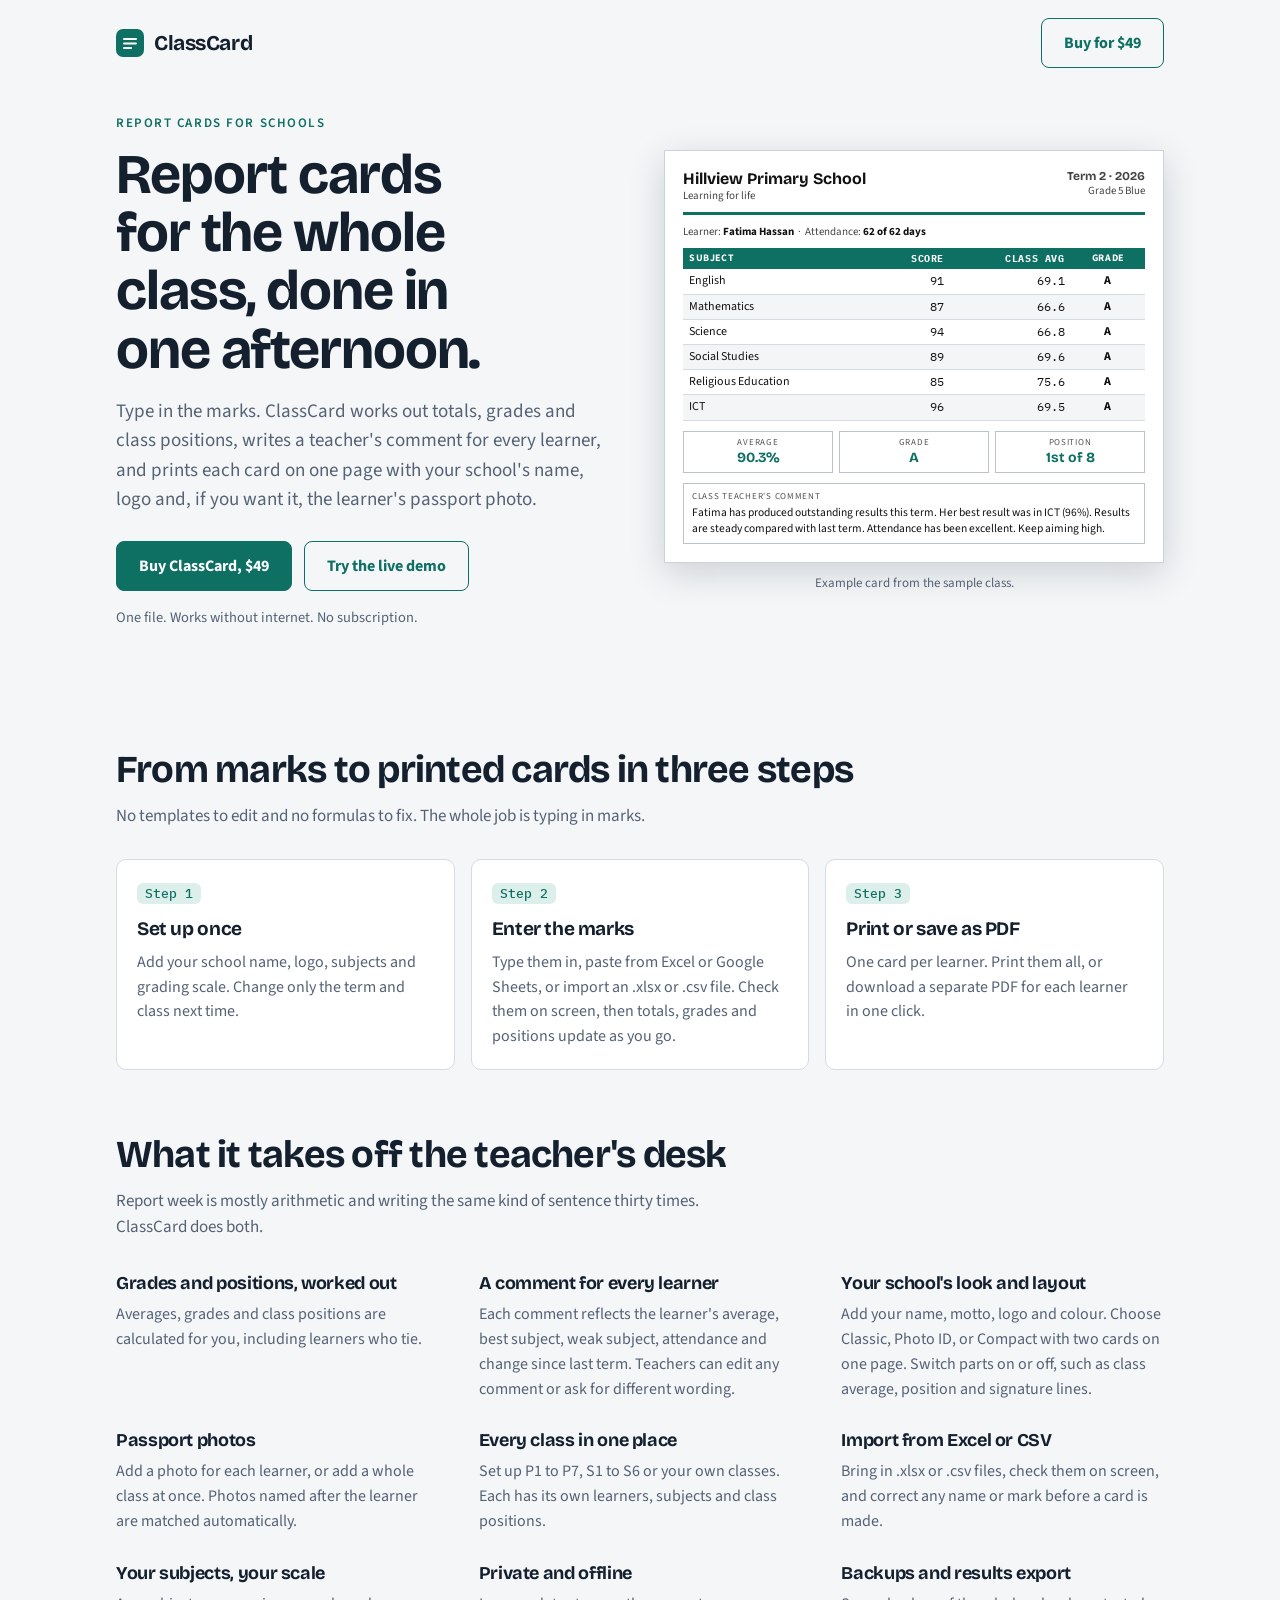
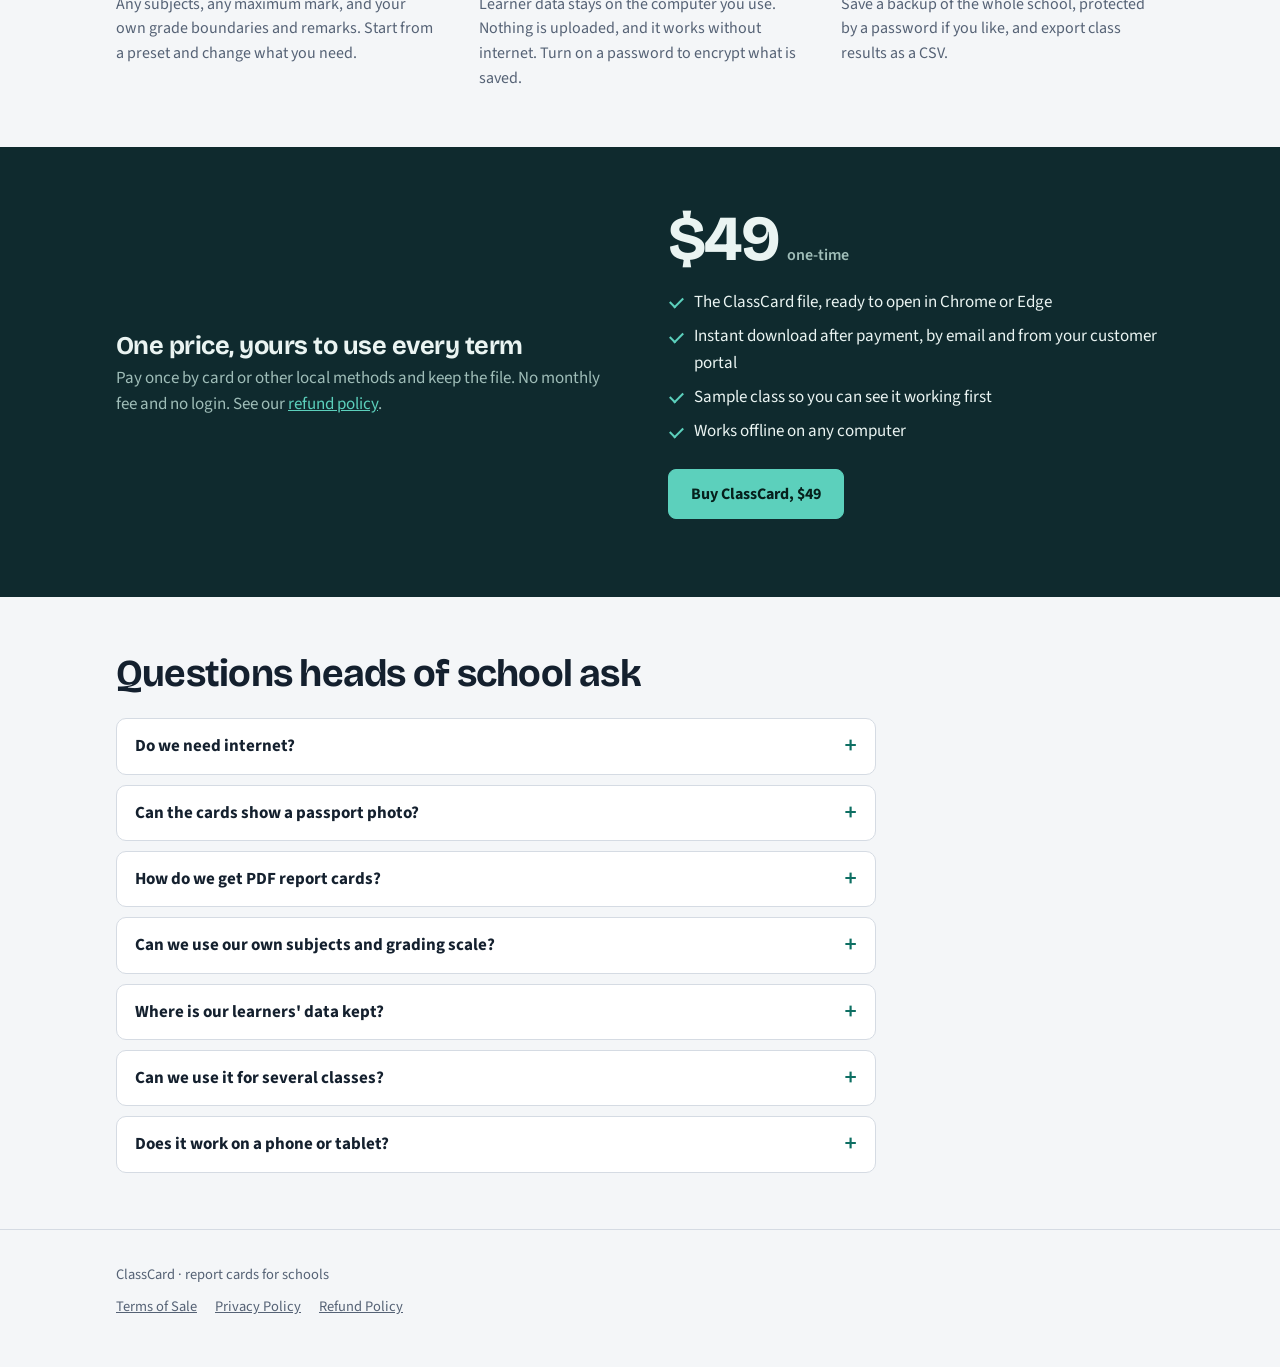
<file: index.html>
<!doctype html>
<html lang="en"><head><meta charset="utf-8"><meta name="viewport" content="width=device-width,initial-scale=1,viewport-fit=cover">
<meta name="color-scheme" content="light dark">
<title>ClassCard for Schools</title><meta name="description" content="Report cards for the whole class, done in one afternoon. One-time price, works offline.">
<link rel="preconnect" href="https://fonts.googleapis.com"><link rel="preconnect" href="https://fonts.gstatic.com" crossorigin>
<link rel="stylesheet" href="https://fonts.googleapis.com/css2?family=Bricolage+Grotesque:opsz,wght@12..96,600;12..96,700&family=IBM+Plex+Mono:wght@400;500&family=Source+Sans+3:wght@400;600;700&display=swap">
<style>
/* Layout: left-aligned hero with a miniature report card beside it, a three-step strip, a feature list, a dark pricing band, then FAQ. */
:root{
  --bg:#F4F6F8; --surface:#FFFFFF; --ink:#14202E; --muted:#556275; --line:#D5DBE3;
  --accent:#0E6F63; --accent-ink:#FFFFFF; --accent-soft:#DCEFEB;
  --band:#0F2A2E; --band-ink:#EAF4F2; --band-muted:#9FBDB8; --band-accent:#5CD0BC; --band-accent-ink:#06201C;
  --font-display:"Bricolage Grotesque","Trebuchet MS",system-ui,sans-serif;
  --font-body:"Source Sans 3",system-ui,-apple-system,"Segoe UI",Roboto,sans-serif;
  --font-mono:"IBM Plex Mono",ui-monospace,Menlo,Consolas,monospace;
}
@media (prefers-color-scheme: dark){
  :root:not([data-theme="light"]){
    --bg:#10161E; --surface:#18212C; --ink:#E8EDF3; --muted:#9AA8B8; --line:#2C3948;
    --accent:#3FB8A6; --accent-ink:#06201C; --accent-soft:#17322F;
    --band:#0A1C20; --band-ink:#EAF4F2; --band-muted:#8FAFAA; --band-accent:#5CD0BC; --band-accent-ink:#06201C;
    color-scheme:dark;
  }
}
:root[data-theme="dark"]{
  --bg:#10161E; --surface:#18212C; --ink:#E8EDF3; --muted:#9AA8B8; --line:#2C3948;
  --accent:#3FB8A6; --accent-ink:#06201C; --accent-soft:#17322F;
  --band:#0A1C20; --band-ink:#EAF4F2; --band-muted:#8FAFAA; --band-accent:#5CD0BC; --band-accent-ink:#06201C;
  color-scheme:dark;
}
*{box-sizing:border-box}
body{margin:0;background:var(--bg);color:var(--ink);font:17px/1.55 var(--font-body)}
[hidden]{display:none!important}
:focus-visible{outline:2px solid var(--accent);outline-offset:3px}
a{color:var(--accent)}
.wrap{max-width:1080px;margin:0 auto;padding-left:max(16px,env(safe-area-inset-left,0px));padding-right:max(16px,env(safe-area-inset-right,0px))}
h1,h2,h3{font-family:var(--font-display);letter-spacing:-.02em;text-wrap:balance;margin:0}
.eyebrow{font:600 13px var(--font-body);letter-spacing:.12em;text-transform:uppercase;color:var(--accent);margin:0 0 14px}

.nav{display:flex;align-items:center;justify-content:space-between;gap:12px;padding-block:18px}
.brand{display:flex;align-items:center;gap:10px;font:700 21px var(--font-display);letter-spacing:-.02em}
.btn{display:inline-block;text-decoration:none;cursor:pointer;border:1px solid var(--accent);background:var(--accent);color:var(--accent-ink);font:700 16px var(--font-body);padding:13px 22px;border-radius:8px}
.btn:hover{filter:brightness(1.07)}
.btn.ghost{background:transparent;color:var(--accent)}
.btn.ghost:hover{background:var(--accent-soft);filter:none}

/* hero */
.hero{display:grid;grid-template-columns:repeat(auto-fit,minmax(min(100%,340px),1fr));gap:40px 48px;align-items:center;padding-block:28px 64px}
.hero h1{font-size:clamp(34px,5.4vw,56px);line-height:1.04;font-weight:700}
.hero .lead{margin:18px 0 26px;font-size:19px;color:var(--muted);max-width:34em}
.ctas{display:flex;flex-wrap:wrap;gap:12px}
.fine{margin:16px 0 0;font-size:14.5px;color:var(--muted)}

/* miniature report card, always paper white */
.mock{background:#fff;color:#111;border:1px solid #CBD3DC;box-shadow:0 10px 34px rgba(10,20,35,.16);padding:18px;min-width:0;font:12px/1.35 "Source Sans 3",Calibri,Arial,sans-serif}
.mock .mh{display:flex;justify-content:space-between;gap:10px;border-bottom:3px solid #0E6F63;padding-bottom:8px}
.mock .mh b{display:block;font:700 16px "Bricolage Grotesque","Trebuchet MS",sans-serif}
.mock .mh span{font-size:11px;color:#444}
.mock .mh .r{text-align:right;white-space:nowrap}
.mock .who{margin:10px 0 8px;font-size:11px;color:#444}
.mock .who b{color:#111}
.mock .tw{overflow-x:auto}
.mock table{width:100%;border-collapse:collapse;font-variant-numeric:tabular-nums}
.mock th{background:#0E6F63;color:#fff;font-size:10px;letter-spacing:.06em;text-transform:uppercase;text-align:left;padding:4px 6px}
.mock td{padding:4px 6px;border-bottom:1px solid #D5DBE2}
.mock tbody tr:nth-child(even) td{background:#F3F5F7}
.mock .n{text-align:right;font-family:"IBM Plex Mono",ui-monospace,Consolas,monospace}
.mock th.n{text-align:right}
.mock .c{text-align:center;font-weight:700}
.mock .sum{display:grid;grid-template-columns:repeat(3,1fr);gap:6px;margin:10px 0}
.mock .sum div{border:1px solid #B9C2CD;padding:5px;text-align:center}
.mock .sum span{display:block;font-size:9px;letter-spacing:.08em;text-transform:uppercase;color:#555}
.mock .sum b{font:700 14px "Bricolage Grotesque","Trebuchet MS",sans-serif;color:#0E6F63}
.mock .cm{border:1px solid #B9C2CD;padding:7px 8px;font-size:11.5px}
.mock .cm i{display:block;font-style:normal;font-size:9px;letter-spacing:.08em;text-transform:uppercase;color:#555;margin-bottom:2px}
.mock-cap{margin:10px 0 0;font-size:13px;color:var(--muted);text-align:center}

/* sections */
section{padding-block:56px}
section h2{font-size:clamp(26px,3.6vw,38px);line-height:1.1;margin-bottom:12px}
.sec-lead{color:var(--muted);max-width:36em;margin:0 0 30px}
.steps{display:grid;grid-template-columns:repeat(auto-fit,minmax(min(100%,260px),1fr));gap:16px;list-style:none;margin:0;padding:0}
.steps li{background:var(--surface);border:1px solid var(--line);border-radius:10px;padding:20px;min-width:0}
.steps .k{display:inline-block;font:500 13px var(--font-mono);color:var(--accent);background:var(--accent-soft);border-radius:6px;padding:2px 8px;margin-bottom:10px}
.steps h3{font-size:19px;margin-bottom:6px}
.steps p{margin:0;color:var(--muted);font-size:16px}
.feat{display:grid;grid-template-columns:repeat(auto-fit,minmax(min(100%,300px),1fr));gap:26px 40px}
.feat div{min-width:0}
.feat h3{font-size:18px;margin-bottom:4px}
.feat p{margin:0;color:var(--muted);font-size:16px}

/* pricing band */
.band{background:var(--band);color:var(--band-ink)}
.band .wrap{display:grid;grid-template-columns:repeat(auto-fit,minmax(min(100%,320px),1fr));gap:32px 56px;align-items:center;padding-block:60px}
.band h2{color:var(--band-ink)}
.band .sec-lead{color:var(--band-muted);margin:0}
.price{font:700 64px/1 var(--font-display);letter-spacing:-.03em;margin:0 0 4px}
.price small{font:600 16px var(--font-body);letter-spacing:0;color:var(--band-muted);margin-left:8px}
.incl{list-style:none;margin:18px 0 24px;padding:0;display:grid;gap:8px}
.incl li{padding-left:26px;position:relative}
.incl li::before{content:"";position:absolute;left:2px;top:.5em;width:11px;height:6px;border-left:2.5px solid var(--band-accent);border-bottom:2.5px solid var(--band-accent);transform:rotate(-45deg)}
.band .btn{background:var(--band-accent);border-color:var(--band-accent);color:var(--band-accent-ink)}
.order-note{margin:14px 0 0;font-size:15px;color:var(--band-muted)}
.pay{display:grid;gap:10px;margin:0 0 20px}
.pay-row{border:1px solid rgba(255,255,255,.22);border-radius:10px;padding:12px 14px;display:flex;flex-wrap:wrap;align-items:center;justify-content:space-between;gap:8px 14px;min-width:0}
.pay-row b{display:block;font-size:15px}
.pay-row span.v{font:500 17px var(--font-mono);overflow-wrap:anywhere}
.pay-row small{display:block;color:var(--band-muted);font-size:14px}
.btn.sm{padding:8px 14px;font-size:14.5px;background:transparent;color:var(--band-accent);border-color:var(--band-accent)}
.steps-pay{margin:0 0 18px;padding-left:20px;color:var(--band-muted);font-size:15.5px}
.steps-pay li{margin:3px 0}

/* faq */
.faq{display:grid;gap:10px;max-width:760px}
.faq details{background:var(--surface);border:1px solid var(--line);border-radius:10px;padding:14px 18px}
.faq summary{cursor:pointer;font-weight:700;list-style:none;display:flex;justify-content:space-between;gap:12px}
.faq summary::-webkit-details-marker{display:none}
.faq summary::after{content:"+";font:500 22px/1 var(--font-mono);color:var(--accent)}
.faq details[open] summary::after{content:"\2212"}
.faq p{margin:10px 0 0;color:var(--muted);font-size:16px}
footer{padding-block:34px 48px;color:var(--muted);font-size:14.5px;border-top:1px solid var(--line)}
@media (prefers-reduced-motion:no-preference){.btn{transition:background .15s,filter .15s}}
.legal-nav{display:flex;flex-wrap:wrap;gap:6px 18px;margin-top:10px}footer a{color:var(--muted)}</style></head><body>


<header class="wrap nav">
  <div class="brand">
    <svg width="28" height="28" viewBox="0 0 28 28" aria-hidden="true"><rect width="28" height="28" rx="7" fill="var(--accent)"/><path d="M8 10h12M8 14.5h12M8 19h7" stroke="var(--accent-ink)" stroke-width="2" stroke-linecap="round"/></svg>
    ClassCard
  </div>
  <a class="btn ghost js-buy" href="#order">Buy for $49</a>
</header>

<div class="wrap hero">
  <div>
    <p class="eyebrow">Report cards for schools</p>
    <h1>Report cards for the whole class, done in one afternoon.</h1>
    <p class="lead">Type in the marks. ClassCard works out totals, grades and class positions, writes a teacher's comment for every learner, and prints each card on one page with your school's name, logo and, if you want it, the learner's passport photo.</p>
    <div class="ctas">
      <a class="btn js-buy" href="#order">Buy ClassCard, $49</a>
      <a class="btn ghost" id="demo-link" href="demo.html">Try the live demo</a>
    </div>
    <p class="fine">One file. Works without internet. No subscription.</p>
  </div>
  <div>
    <div class="mock" aria-label="Example report card">
      <div class="mh"><div><b>Hillview Primary School</b><span>Learning for life</span></div><div class="r"><span><b style="font-size:12px">Term 2 &middot; 2026</b>Grade 5 Blue</span></div></div>
      <p class="who">Learner: <b>Fatima Hassan</b> &nbsp;&middot;&nbsp; Attendance: <b>62 of 62 days</b></p>
      <div class="tw"><table>
        <thead><tr><th>Subject</th><th class="n">Score</th><th class="n">Class avg</th><th class="c">Grade</th></tr></thead>
        <tbody>
          <tr><td>English</td><td class="n">91</td><td class="n">69.1</td><td class="c">A</td></tr>
          <tr><td>Mathematics</td><td class="n">87</td><td class="n">66.6</td><td class="c">A</td></tr>
          <tr><td>Science</td><td class="n">94</td><td class="n">66.8</td><td class="c">A</td></tr>
          <tr><td>Social Studies</td><td class="n">89</td><td class="n">69.6</td><td class="c">A</td></tr>
          <tr><td>Religious Education</td><td class="n">85</td><td class="n">75.6</td><td class="c">A</td></tr>
          <tr><td>ICT</td><td class="n">96</td><td class="n">69.5</td><td class="c">A</td></tr>
        </tbody>
      </table></div>
      <div class="sum"><div><span>Average</span><b>90.3%</b></div><div><span>Grade</span><b>A</b></div><div><span>Position</span><b>1st of 8</b></div></div>
      <div class="cm"><i>Class teacher's comment</i>Fatima has produced outstanding results this term. Her best result was in ICT (96%). Results are steady compared with last term. Attendance has been excellent. Keep aiming high.</div>
    </div>
    <p class="mock-cap">Example card from the sample class.</p>
  </div>
</div>

<section>
  <div class="wrap">
    <h2>From marks to printed cards in three steps</h2>
    <p class="sec-lead">No templates to edit and no formulas to fix. The whole job is typing in marks.</p>
    <ol class="steps">
      <li><span class="k">Step 1</span><h3>Set up once</h3><p>Add your school name, logo, subjects and grading scale. Change only the term and class next time.</p></li>
      <li><span class="k">Step 2</span><h3>Enter the marks</h3><p>Type them in, paste from Excel or Google Sheets, or import an .xlsx or .csv file. Check them on screen, then totals, grades and positions update as you go.</p></li>
      <li><span class="k">Step 3</span><h3>Print or save as PDF</h3><p>One card per learner. Print them all, or download a separate PDF for each learner in one click.</p></li>
    </ol>
  </div>
</section>

<section style="padding-top:8px">
  <div class="wrap">
    <h2>What it takes off the teacher's desk</h2>
    <p class="sec-lead">Report week is mostly arithmetic and writing the same kind of sentence thirty times. ClassCard does both.</p>
    <div class="feat">
      <div><h3>Grades and positions, worked out</h3><p>Averages, grades and class positions are calculated for you, including learners who tie.</p></div>
      <div><h3>A comment for every learner</h3><p>Each comment reflects the learner's average, best subject, weak subject, attendance and change since last term. Teachers can edit any comment or ask for different wording.</p></div>
      <div><h3>Your school's look and layout</h3><p>Add your name, motto, logo and colour. Choose Classic, Photo ID, or Compact with two cards on one page. Switch parts on or off, such as class average, position and signature lines.</p></div>
      <div><h3>Passport photos</h3><p>Add a photo for each learner, or add a whole class at once. Photos named after the learner are matched automatically.</p></div>
      <div><h3>Every class in one place</h3><p>Set up P1 to P7, S1 to S6 or your own classes. Each has its own learners, subjects and class positions.</p></div>
      <div><h3>Import from Excel or CSV</h3><p>Bring in .xlsx or .csv files, check them on screen, and correct any name or mark before a card is made.</p></div>
      <div><h3>Your subjects, your scale</h3><p>Any subjects, any maximum mark, and your own grade boundaries and remarks. Start from a preset and change what you need.</p></div>
      <div><h3>Private and offline</h3><p>Learner data stays on the computer you use. Nothing is uploaded, and it works without internet. Turn on a password to encrypt what is saved.</p></div>
      <div><h3>Backups and results export</h3><p>Save a backup of the whole school, protected by a password if you like, and export class results as a CSV.</p></div>
    </div>
  </div>
</section>

<div class="band" id="order">
  <div class="wrap">
    <div>
      <h2>One price, yours to use every term</h2>
      <p class="sec-lead">Pay once by card or other local methods and keep the file. No monthly fee and no login. See our <a href="refund.html" style="color:var(--band-accent)">refund policy</a>.</p>
    </div>
    <div>
      <p class="price">$49<small>one-time</small></p>
      <ul class="incl">
        <li>The ClassCard file, ready to open in Chrome or Edge</li>
        <li>Instant download after payment, by email and from your customer portal</li>
        <li>Sample class so you can see it working first</li>
        <li>Works offline on any computer</li>
      </ul>
      <a class="btn js-buy" href="#order" style="margin-bottom:18px">Buy ClassCard, $49</a>
      <p class="price-ugx" id="price-ugx" hidden></p>
      <div class="pay" id="pay" hidden></div>
      <ol class="steps-pay" id="pay-steps" hidden>
        <li>Pay by mobile money or the online link.</li>
        <li>Send us the payment message and your school's name on WhatsApp.</li>
        <li>We send your ClassCard file the same day.</li>
      </ol>
      <a class="btn" id="wa-btn" href="#order" hidden>Order on WhatsApp</a>
      <p class="order-note" id="order-note" hidden>Ordering is not open yet. Please check back soon.</p>
    </div>
  </div>
</div>

<section>
  <div class="wrap">
    <h2>Questions heads of school ask</h2>
    <div class="faq" style="margin-top:24px">
      <details><summary>Do we need internet?</summary><p>No. Save the file to a computer and open it in Chrome or Edge. It works without a connection.</p></details>
      <details><summary>Can the cards show a passport photo?</summary><p>Yes. Add a photo for each learner on the Marks page. The Photo ID layout shows it large beside the learner's details, and the Classic and Compact layouts can show a smaller one.</p></details>
      <details><summary>How do we get PDF report cards?</summary><p>Choose "Download a PDF for each learner (ZIP)" and you get one PDF per learner in a single click, named after the learner and ready to send to parents. You can also download one PDF for the whole class, or print the cards.</p></details>
      <details><summary>Can we use our own subjects and grading scale?</summary><p>Yes. Subjects, the maximum mark and every grade boundary and remark can be changed in Setup.</p></details>
      <details><summary>Where is our learners' data kept?</summary><p>In the browser on the computer where you use ClassCard. Nothing is sent anywhere. You can turn on a password to encrypt it, and save a backup file to move the data to another computer.</p></details>
      <details><summary>Can we use it for several classes?</summary><p>Yes. Add as many classes as you need, such as P1 to P7 or S1 to S6. Each class has its own learners, subjects and class positions, and you print one class at a time.</p></details>
      <details><summary>Does it work on a phone or tablet?</summary><p>Entering marks works on a phone, but a computer is best for printing the cards.</p></details>
    </div>
  </div>
</section>

<footer>
  <div class="wrap">ClassCard &middot; report cards for schools
<div class="legal-nav"><a href="terms.html">Terms of Sale</a><a href="privacy.html">Privacy Policy</a><a href="refund.html">Refund Policy</a></div></div>
</footer>

<script>
(function(){
  /* ORDER SETTINGS - fill in what you use. Anything left empty is hidden.
     Use international format for phones, e.g. '256770000000'. */
  var CFG={
    dodoProductId:'pdt_0NrsXZnLNqv02D8NbsLLq',     /* paste your Dodo Payments product ID here, e.g. 'pdt_abc123' */
    priceUGX:'',          /* e.g. '145,000' */
    mtnNumber:'', mtnName:'',        /* MTN Mobile Money number and registered name */
    airtelNumber:'', airtelName:'',  /* Airtel Money number and registered name */
    whatsapp:'',          /* your WhatsApp number, e.g. '256770000000' */
    payLink:''            /* optional online payment page (Pesapal, Flutterwave...) for cards and mobile money */
  };
  var $=function(id){return document.getElementById(id)};
  function esc(t){var d=document.createElement('div');d.textContent=t;return d.innerHTML}
  var rows=[],any=false;
  function row(label,num,name){
    rows.push('<div class="pay-row"><div><b>'+esc(label)+'</b><span class="v">'+esc(num)+'</span>'+(name?'<small>Name: '+esc(name)+'</small>':'')+'</div><button class="btn sm" type="button" data-copy="'+esc(num)+'">Copy number</button></div>');
  }
  if(CFG.mtnNumber)row('MTN Mobile Money',CFG.mtnNumber,CFG.mtnName);
  if(CFG.airtelNumber)row('Airtel Money',CFG.airtelNumber,CFG.airtelName);
  if(CFG.payLink)rows.push('<div class="pay-row"><div><b>Pay online</b><small>Card or mobile money</small></div><a class="btn sm" href="'+esc(CFG.payLink)+'" target="_blank" rel="noopener">Open payment page</a></div>');
  any=rows.length>0||!!CFG.whatsapp;
  if(CFG.priceUGX){var u=$('price-ugx');u.textContent='UGX '+CFG.priceUGX+' for schools in Uganda';u.hidden=false;u.style.margin='0 0 14px';u.style.color='var(--band-muted)'}
  if(rows.length){var p=$('pay');p.innerHTML=rows.join('');p.hidden=false;$('pay-steps').hidden=false;
    p.addEventListener('click',function(e){var b=e.target.closest('[data-copy]');if(!b)return;var t=b.getAttribute('data-copy');
      var done=function(){b.textContent='Copied'};
      var fb=function(){var r=document.createRange();var v=b.parentNode.querySelector('.v');r.selectNodeContents(v);var s=getSelection();s.removeAllRanges();s.addRange(r);b.textContent='Selected, press copy'};
      try{navigator.clipboard.writeText(t).then(done,fb)}catch(x){fb()}});}
  if(CFG.whatsapp){var m='Hello, I would like to order ClassCard for my school. School name: ';
    var w=$('wa-btn');w.href='https://wa.me/'+CFG.whatsapp.replace(/\D/g,'')+'?text='+encodeURIComponent(m);w.target='_blank';w.rel='noopener';w.hidden=false}
  var btns=document.querySelectorAll('.js-buy');
  if(CFG.dodoProductId){
    any=true;
    var base=location.href.split('#')[0].replace(/[^\/]*$/,'');
    var url='https://checkout.dodopayments.com/buy/'+encodeURIComponent(CFG.dodoProductId)+'?quantity=1&redirect_url='+encodeURIComponent(base+'thank-you.html');
    for(var j=0;j<btns.length;j++){btns[j].setAttribute('href',url);btns[j].removeAttribute('target')}
  }
  for(var i=0;i<btns.length;i++){
    if(CFG.dodoProductId) continue;
    btns[i].addEventListener('click',function(){if(!any){var n=$('order-note');if(n)n.hidden=false}});
  }
  if(!any){}
})();
</script>
</body></html>
</file>
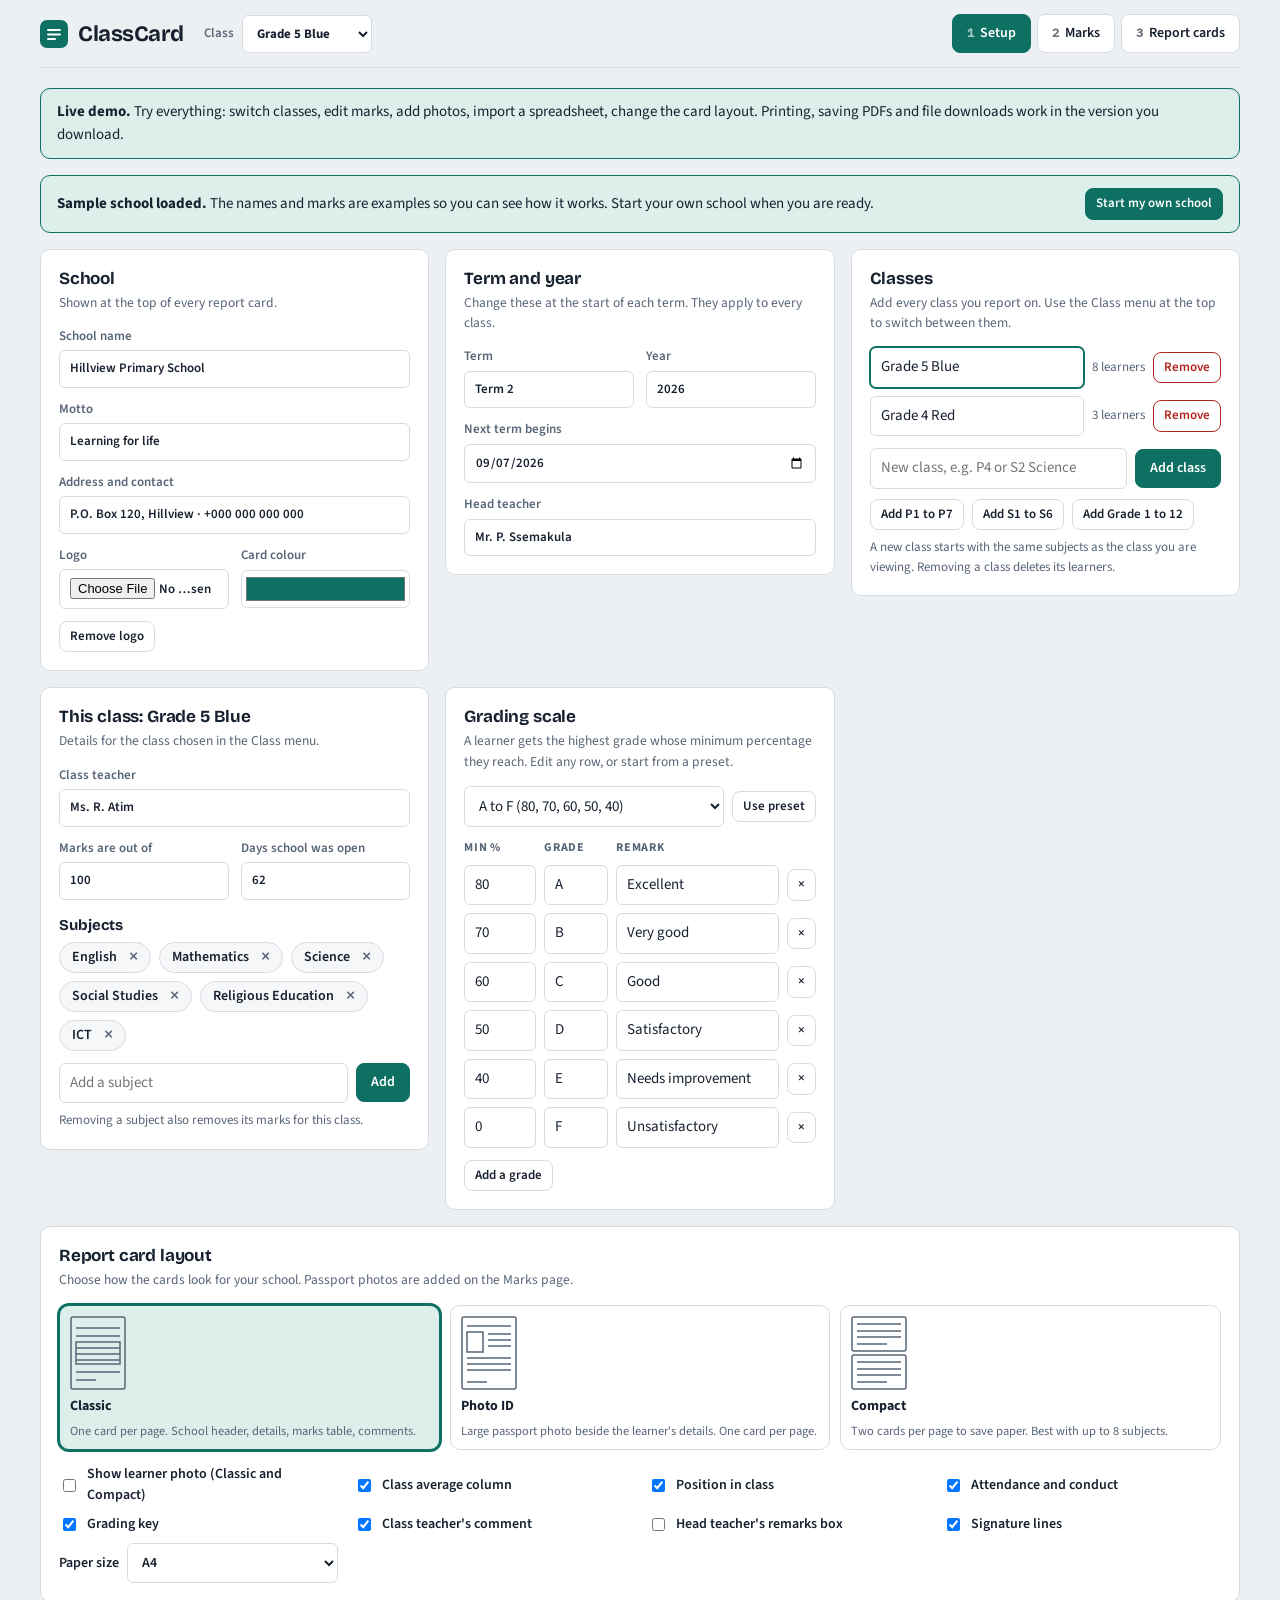
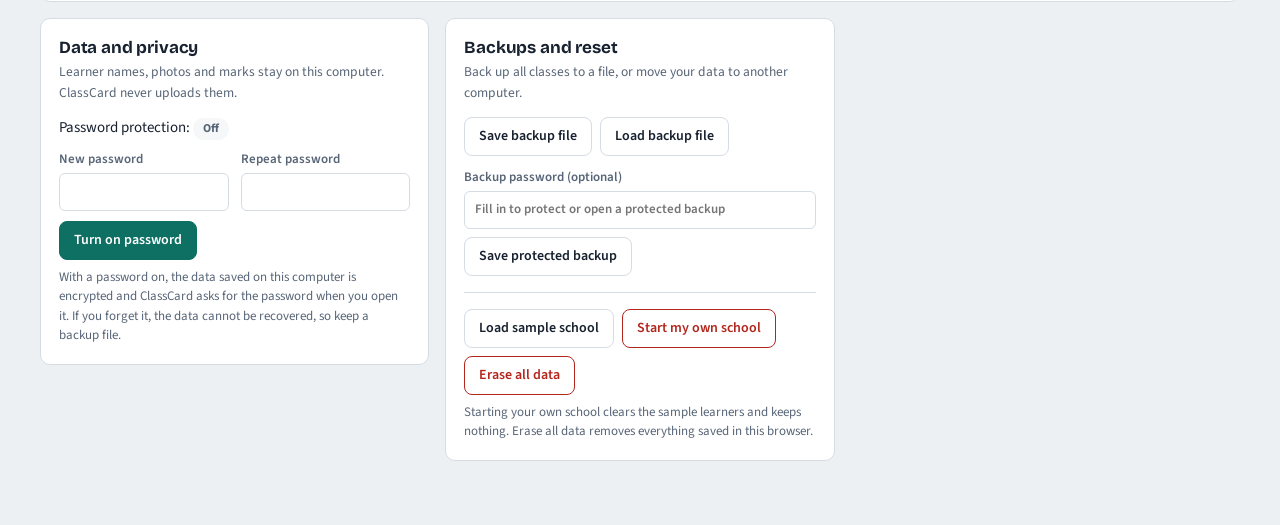
<file: demo.html>
<!doctype html>
<html lang="en">
<head>
<meta charset="utf-8">
<meta name="viewport" content="width=device-width, initial-scale=1">
<meta name="color-scheme" content="light dark">
<title>ClassCard Demo</title>
<style>
@font-face{font-family:"Source Sans 3";font-style:normal;font-weight:400;font-display:swap;src:url([data-uri]) format("woff2")}
@font-face{font-family:"Source Sans 3";font-style:normal;font-weight:600;font-display:swap;src:url([data-uri]) format("woff2")}
@font-face{font-family:"Source Sans 3";font-style:normal;font-weight:700;font-display:swap;src:url([data-uri]) format("woff2")}
@font-face{font-family:"Bricolage Grotesque";font-style:normal;font-weight:600;font-display:swap;src:url([data-uri]) format("woff2")}
@font-face{font-family:"Bricolage Grotesque";font-style:normal;font-weight:700;font-display:swap;src:url([data-uri]) format("woff2")}
@font-face{font-family:"IBM Plex Mono";font-style:normal;font-weight:400;font-display:swap;src:url([data-uri]) format("woff2")}
@font-face{font-family:"IBM Plex Mono";font-style:normal;font-weight:500;font-display:swap;src:url([data-uri]) format("woff2")}
/* Layout: slim top bar (class switcher + three steps), cards on a cool grey ground, and a white paper sheet for the printed report. */
:root{
  --bg:#EDF0F3; --surface:#FFFFFF; --surface2:#F5F7F9; --ink:#17212F; --muted:#586577; --line:#D6DCE4;
  --accent:#0E6F63; --accent-ink:#FFFFFF; --accent-soft:#DCEFEB; --bad:#B3261E; --bad-soft:#FBE7E5; --ok:#1E7B45; --warn:#8A5A00; --warn-soft:#FFF1CC;
  --font-display:"Bricolage Grotesque","Trebuchet MS",system-ui,sans-serif;
  --font-body:"Source Sans 3",system-ui,-apple-system,"Segoe UI",Roboto,sans-serif;
  --font-mono:"IBM Plex Mono",ui-monospace,Menlo,Consolas,monospace;
}
@media (prefers-color-scheme: dark){
  :root:not([data-theme="light"]){
    --bg:#10161E; --surface:#18212C; --surface2:#1E2936; --ink:#E8EDF3; --muted:#9AA8B8; --line:#2C3948;
    --accent:#3FB8A6; --accent-ink:#06201C; --accent-soft:#17322F; --bad:#F2877F; --bad-soft:#3A1F1E; --ok:#6CCB93; --warn:#F0C060; --warn-soft:#3A2F12;
    color-scheme:dark;
  }
}
:root[data-theme="dark"]{
  --bg:#10161E; --surface:#18212C; --surface2:#1E2936; --ink:#E8EDF3; --muted:#9AA8B8; --line:#2C3948;
  --accent:#3FB8A6; --accent-ink:#06201C; --accent-soft:#17322F; --bad:#F2877F; --bad-soft:#3A1F1E; --ok:#6CCB93; --warn:#F0C060; --warn-soft:#3A2F12;
  color-scheme:dark;
}
*{box-sizing:border-box}
html{-webkit-text-size-adjust:100%}
body{
  margin:0; background:var(--bg); color:var(--ink);
  font:15px/1.5 var(--font-body);
  padding-left:max(16px,env(safe-area-inset-left,0px));
  padding-right:max(16px,env(safe-area-inset-right,0px));
}
[hidden]{display:none!important}
button,input,select,textarea{font:inherit}
:focus-visible{outline:2px solid var(--accent);outline-offset:2px}
body.locked main,body.locked .top{display:none}

/* top bar */
.top{max-width:1200px;margin:0 auto;padding-block:14px;display:flex;flex-wrap:wrap;align-items:center;gap:12px 20px;border-bottom:1px solid var(--line)}
.brand{display:flex;align-items:center;gap:10px;font:700 22px var(--font-display);letter-spacing:-.02em}
.clsbar{display:flex;align-items:center;gap:8px;font-weight:600;font-size:13px;color:var(--muted)}
.clsbar select{width:auto;min-width:130px;max-width:220px;font-weight:700;color:var(--ink)}
.tabs{display:flex;flex-wrap:wrap;gap:6px;margin-left:auto}
.tab{appearance:none;border:1px solid var(--line);background:var(--surface);color:var(--ink);padding:8px 14px;border-radius:8px;font-weight:600;font-size:14px;cursor:pointer}
.tab .n{font-family:var(--font-mono);font-size:12px;opacity:.65;margin-right:6px}
.tab[aria-selected="true"]{background:var(--accent);border-color:var(--accent);color:var(--accent-ink)}
main{max-width:1200px;margin:0 auto;padding-block:20px 64px}

/* shared */
.banner{display:flex;flex-wrap:wrap;align-items:center;gap:8px 16px;background:var(--accent-soft);border:1px solid var(--accent);border-radius:10px;padding:12px 16px;margin-bottom:16px}
.banner p{margin:0;flex:1 1 260px}
.grid{display:grid;grid-template-columns:repeat(auto-fit,minmax(min(100%,340px),1fr));gap:16px;align-items:start}
.card{background:var(--surface);border:1px solid var(--line);border-radius:10px;padding:18px;min-width:0}
.card h2{font:700 17px var(--font-display);margin:0 0 4px;letter-spacing:-.01em}
.card .sub{margin:0 0 14px;color:var(--muted);font-size:13.5px}
.card.span2{grid-column:1/-1}
.fields{display:grid;grid-template-columns:repeat(auto-fit,minmax(min(100%,150px),1fr));gap:12px}
.fields .wide{grid-column:1/-1}
label{display:grid;gap:4px;font-size:13px;font-weight:600;color:var(--muted);min-width:0}
input,select,textarea{width:100%;min-width:0;color:var(--ink);background:var(--surface);border:1px solid var(--line);border-radius:6px;padding:8px 10px}
input[type="color"]{padding:2px;height:38px}
input[type="checkbox"],input[type="radio"]{width:auto}
textarea{resize:vertical;line-height:1.45}
.btn{appearance:none;cursor:pointer;border:1px solid var(--line);background:var(--surface);color:var(--ink);border-radius:8px;padding:8px 14px;font-weight:600;font-size:14px}
.btn:hover{background:var(--surface2)}
.btn.primary{background:var(--accent);border-color:var(--accent);color:var(--accent-ink)}
.btn.primary:hover{filter:brightness(1.06)}
.btn.danger{color:var(--bad);border-color:var(--bad)}
.btn.small{padding:5px 10px;font-size:13px}
.btn:disabled{opacity:.55;cursor:default}
.row{display:flex;flex-wrap:wrap;gap:8px;align-items:center}
.hint{color:var(--muted);font-size:13px;margin:8px 0 0}
.mono{font-family:var(--font-mono)}
.toast{position:fixed;left:50%;bottom:max(20px,env(safe-area-inset-bottom,0px));transform:translateX(-50%);background:var(--ink);color:var(--bg);padding:10px 16px;border-radius:8px;font-size:14px;font-weight:600;z-index:60;max-width:calc(100% - 32px)}
.pill{display:inline-block;font-size:12px;font-weight:700;border-radius:999px;padding:2px 10px;background:var(--accent-soft);color:var(--ink)}
.pill.off{background:var(--surface2);color:var(--muted)}

/* subjects + scale */
.chips{display:flex;flex-wrap:wrap;gap:8px;margin-bottom:12px}
.chip{display:inline-flex;align-items:center;gap:6px;background:var(--surface2);border:1px solid var(--line);border-radius:999px;padding:4px 6px 4px 12px;font-weight:600;font-size:14px}
.chip button{appearance:none;border:0;background:transparent;color:var(--muted);cursor:pointer;font-size:18px;line-height:1;padding:0 6px;border-radius:999px}
.chip button:hover{color:var(--bad)}
.scale{display:grid;gap:8px}
.scale-row{display:grid;grid-template-columns:72px 64px 1fr auto;gap:8px;align-items:center}
.scale-row.head{font-size:12px;font-weight:700;color:var(--muted);text-transform:uppercase;letter-spacing:.06em}

/* classes list */
.cls-list{display:grid;gap:8px;margin-bottom:12px}
.cls-row{display:grid;grid-template-columns:1fr auto auto;gap:8px;align-items:center}
.cls-row .cnt{font-size:13px;color:var(--muted);white-space:nowrap}
.cls-row.cur input{border-color:var(--accent);box-shadow:0 0 0 1px var(--accent)}

/* layout picker */
.lay{display:grid;grid-template-columns:repeat(auto-fit,minmax(min(100%,150px),1fr));gap:10px;margin-bottom:14px}
.lay-opt{position:relative;display:grid;gap:6px;justify-items:start;border:1px solid var(--line);border-radius:10px;padding:10px;cursor:pointer;color:var(--ink);font-weight:400}
.lay-opt.on{border-color:var(--accent);box-shadow:0 0 0 2px var(--accent);background:var(--accent-soft)}
.lay-opt input{position:absolute;opacity:0;pointer-events:none}
.lay-opt:focus-within{outline:2px solid var(--accent);outline-offset:2px}
.lay-opt svg{width:56px;height:74px;color:var(--muted)}
.lay-opt b{font-size:14px}
.lay-opt span{font-size:12.5px;color:var(--muted);line-height:1.35}
.opts{display:grid;grid-template-columns:repeat(auto-fit,minmax(min(100%,220px),1fr));gap:8px 16px}
.opts label{display:flex;align-items:center;gap:8px;font-weight:600;color:var(--ink);font-size:14px}

/* marks table */
.toolbar{display:flex;flex-wrap:wrap;gap:8px 12px;align-items:center;margin-bottom:12px}
.toolbar .grow{flex:1 1 220px;color:var(--muted);font-size:13.5px}
.tablewrap{overflow-x:auto;border:1px solid var(--line);border-radius:10px;background:var(--surface)}
table.marks{border-collapse:separate;border-spacing:0;width:100%;font-variant-numeric:tabular-nums}
.marks th,.marks td{padding:6px 8px;border-bottom:1px solid var(--line);white-space:nowrap;text-align:left;vertical-align:middle}
.marks th{position:sticky;top:0;background:var(--surface2);font-size:12px;letter-spacing:.05em;text-transform:uppercase;color:var(--muted);z-index:1}
.marks th.num,.marks td.num{text-align:right}
.marks td.sticky,.marks th.sticky{position:sticky;left:0;background:var(--surface);z-index:2;box-shadow:1px 0 0 var(--line)}
.marks th.sticky{background:var(--surface2);z-index:3}
.marks input,.marks select{padding:6px 8px;border-radius:6px}
.marks input.nm{min-width:170px}
.marks input.adm{width:92px}
.marks input.mk{width:68px;text-align:right;font-family:var(--font-mono)}
.marks input.sm{width:84px;text-align:right;font-family:var(--font-mono)}
.marks input.bad{border-color:var(--bad);background:var(--bad-soft)}
.marks select{width:auto}
.marks td.out{font-family:var(--font-mono);font-size:14px}
.marks td.grade b{display:inline-block;min-width:26px;text-align:center;background:var(--accent-soft);color:var(--ink);border-radius:6px;padding:2px 6px}
.marks tr:last-child td{border-bottom:0}
.marks tr.warn td{background:var(--warn-soft)}
.marks tr.warn td.sticky{background:var(--warn-soft)}
.marks td.chk{text-align:center}
.marks td.ph{display:table-cell}
.ph-cell{display:flex;align-items:center;gap:6px}
.ph-cell img,.ph-cell .none{width:30px;height:38px;border-radius:4px;border:1px solid var(--line);object-fit:cover;background:var(--surface2);flex:none}
.empty{padding:28px 16px;text-align:center;color:var(--muted)}
details.paste{margin-top:12px;background:var(--surface);border:1px solid var(--line);border-radius:10px;padding:12px 16px}
details.paste summary{cursor:pointer;font-weight:700}
details.paste textarea{margin:10px 0;font-family:var(--font-mono);font-size:13px}
.imp{margin-bottom:16px}
.imp h3{font:700 15px var(--font-display);margin:14px 0 4px}

/* report tab */
.rep-tools{margin-bottom:16px}
.rep-nav{display:flex;flex-wrap:wrap;gap:8px;margin-bottom:12px}
.rep-nav select{flex:1 1 140px;width:auto}
.rep-two{display:grid;grid-template-columns:repeat(auto-fit,minmax(min(100%,300px),1fr));gap:12px}
.rep-actions{display:flex;flex-wrap:wrap;gap:8px 20px;margin-top:12px}
.rep-actions .grp{display:flex;flex-wrap:wrap;gap:8px;align-items:center}
.rep-actions .grp>span{font-size:13px;font-weight:700;color:var(--muted)}
.rep-layout{display:flex;flex-wrap:wrap;gap:8px;align-items:center;margin-top:12px}
.rep-layout select{width:auto}

/* lock screen */
.lock{position:fixed;inset:0;z-index:50;background:var(--bg);display:grid;place-items:center;padding:20px}
.lock form{background:var(--surface);border:1px solid var(--line);border-radius:12px;padding:24px;width:min(100%,380px);display:grid;gap:12px}
.lock h2{font:700 20px var(--font-display);margin:0}
.lock p{margin:0;color:var(--muted)}
.lock .err{color:var(--bad);font-weight:600;min-height:1.2em}

/* the paper report card (always white, like the printed page) */
.sheet{
  --pa:#0E6F63;
  background:#fff;color:#111;width:min(210mm,100%);margin:0 auto 20px;
  padding:clamp(14px,4vw,12mm);border:1px solid #CBD3DC;box-shadow:0 6px 24px rgba(10,20,35,.12);
  font:10.5pt/1.4 "Source Sans 3",Calibri,Arial,sans-serif;
}
body.paper-letter .sheet{width:min(215.9mm,100%)}
.sh-head{display:flex;align-items:center;gap:14px;padding-bottom:10px;border-bottom:3px solid var(--pa)}
.sh-logo{width:18mm;height:18mm;object-fit:contain;flex:none}
.sh-name{flex:1;min-width:0}
.sh-name h2{margin:0;font:700 19pt/1.1 "Bricolage Grotesque","Trebuchet MS",sans-serif;letter-spacing:-.01em;color:#111}
.sh-name p{margin:2px 0 0;font-size:9.5pt;color:#444}
.sh-name .motto{font-style:italic}
.sh-term{text-align:right;font-size:9.5pt;color:#444;white-space:nowrap}
.sh-term b{display:block;font-size:11pt;color:#111}
.sh-title{margin:12px 0 8px;font:700 10pt "Source Sans 3",Calibri,Arial,sans-serif;letter-spacing:.14em;text-transform:uppercase;color:var(--pa)}
.sh-id{display:flex;gap:10px;align-items:stretch;margin:0 0 12px}
.sh-info{display:grid;grid-template-columns:repeat(auto-fit,minmax(130px,1fr));margin:0;border:1px solid #B9C2CD;flex:1;min-width:0;align-content:start}
.sh-info div{padding:5px 8px;border-right:1px solid #B9C2CD;border-bottom:1px solid #B9C2CD;margin:0 -1px -1px 0}
.sh-info dt{font-size:8pt;letter-spacing:.08em;text-transform:uppercase;color:#555}
.sh-info dd{margin:0;font-weight:700}
.sh-photo{display:block;flex:none;width:28mm;height:35mm;object-fit:cover;border:1px solid #B9C2CD;background:#F3F5F7}
.sh-photo.ph{display:flex;align-items:center;justify-content:center;font-size:8pt;letter-spacing:.08em;text-transform:uppercase;color:#777}
.sheet.photo .sh-photo{width:34mm;height:44mm}
.sheet.photo .sh-info{grid-template-columns:1fr 1fr}
.sheet.photo .sh-info .big{grid-column:1/-1}
.sheet.photo .sh-info .big dd{font:700 15pt/1.2 "Bricolage Grotesque","Trebuchet MS",sans-serif}
.sh-tw{overflow-x:auto}
table.sh-marks{width:100%;border-collapse:collapse;font-variant-numeric:tabular-nums}
.sh-marks th{background:var(--pa);color:#fff;text-align:left;font-size:9pt;letter-spacing:.06em;text-transform:uppercase;padding:5px 8px}
.sh-marks td{padding:5px 8px;border-bottom:1px solid #D5DBE2}
.sh-marks tbody tr:nth-child(even) td{background:#F3F5F7}
.sh-marks .n{text-align:right;font-family:"IBM Plex Mono",ui-monospace,Consolas,monospace;font-size:10pt}
.sh-marks th.n{text-align:right;font-family:inherit;font-size:9pt}
.sh-marks .c{text-align:center;font-weight:700}
.sh-marks tfoot td{font-weight:700;border-top:2px solid var(--pa);background:#fff}
.sh-sum{display:grid;grid-template-columns:repeat(auto-fit,minmax(100px,1fr));gap:8px;margin:12px 0}
.sh-sum div{border:1px solid #B9C2CD;padding:6px 8px;text-align:center}
.sh-sum span{display:block;font-size:8pt;letter-spacing:.08em;text-transform:uppercase;color:#555}
.sh-sum b{font:700 15pt "Bricolage Grotesque","Trebuchet MS",sans-serif;color:var(--pa)}
.sh-key{font-size:8.5pt;color:#444;margin:0 0 12px}
.sh-cm{border:1px solid #B9C2CD;padding:8px 10px;min-height:22mm;margin-bottom:8px}
.sh-cm.hm{min-height:16mm}
.sh-cm h4{margin:0 0 4px;font-size:8.5pt;letter-spacing:.08em;text-transform:uppercase;color:#555}
.sh-cm p{margin:0;white-space:pre-wrap}
.sh-foot{display:grid;grid-template-columns:repeat(auto-fit,minmax(120px,1fr));gap:18px;margin-top:22px}
.sh-foot div{border-top:1px solid #111;padding-top:3px;font-size:8.5pt;color:#444}
.sh-next{margin:12px 0 0;font-size:9.5pt}
/* many subjects: tighten so one card still fits one page */
.sheet.dense .sh-title{margin:8px 0 6px}
.sheet.dense .sh-id{margin-bottom:8px}
.sheet.dense .sh-marks th{padding:3px 8px}
.sheet.dense .sh-marks td{padding:2px 8px}
.sheet.dense .sh-sum{margin:7px 0}
.sheet.dense .sh-key{margin-bottom:7px}
.sheet.dense .sh-cm{min-height:14mm}
.sheet.dense .sh-foot{margin-top:12px}
.sheet.photo.dense .sh-photo{width:28mm;height:36mm}
/* compact: two to a page */
.sheet.compact{font-size:8.5pt;line-height:1.25;padding:clamp(12px,3vw,6mm)}
.sheet.compact .sh-logo{width:11mm;height:11mm}
.sheet.compact .sh-name h2{font-size:13pt}
.sheet.compact .sh-name p,.sheet.compact .sh-term{font-size:7.5pt;margin-top:0}
.sheet.compact .sh-term b{font-size:9pt}
.sheet.compact .sh-head{padding-bottom:4px;border-bottom-width:2px;gap:10px}
.sheet.compact .sh-title{margin:5px 0 4px;font-size:8pt}
.sheet.compact .sh-id{margin-bottom:5px;gap:8px}
.sheet.compact .sh-photo{width:17mm;height:21mm}
.sheet.compact .sh-info{grid-template-columns:repeat(auto-fit,minmax(78px,1fr))}
.sheet.compact .sh-info div{padding:2px 5px}
.sheet.compact .sh-info dt{font-size:6.5pt}
.sheet.compact .sh-info dd{font-size:8.5pt}
.sheet.compact .sh-marks th{padding:2px 6px;font-size:7.5pt}
.sheet.compact .sh-marks td{padding:1px 6px}
.sheet.compact .sh-marks .n{font-size:8.5pt}
.sheet.compact .sh-sum{margin:5px 0;gap:6px}
.sheet.compact .sh-sum div{padding:2px 6px}
.sheet.compact .sh-sum span{font-size:6.5pt}
.sheet.compact .sh-sum b{font-size:11pt}
.sheet.compact .sh-key{font-size:7pt;margin-bottom:4px;line-height:1.2}
.sheet.compact .sh-cm{min-height:0;padding:3px 7px;margin-bottom:4px}
.sheet.compact .sh-cm h4{font-size:6.5pt;margin-bottom:1px}
.sheet.compact .sh-foot{margin-top:9px;gap:14px}
.sheet.compact .sh-foot div{font-size:7.5pt}
.sheet.compact .sh-next{margin-top:3px;font-size:8pt}
@media screen{.sheet:not(.active){display:none}}

@media print{
  html,body{background:#fff!important}
  body{padding:0!important}
  *{-webkit-print-color-adjust:exact;print-color-adjust:exact}
  .top,.panel:not(#p-report),.rep-tools,.toast,.banner,.lock{display:none!important}
  #p-report{display:block!important}
  main{max-width:none;padding:0}
  .sheet{display:block!important;box-shadow:none;border:0;margin:0;padding:0;width:auto;break-after:page;page-break-after:always}
  .sheet:last-child{break-after:auto;page-break-after:auto}
  .sheet.compact{break-after:auto;page-break-after:auto;break-inside:avoid;page-break-inside:avoid;margin-bottom:3mm;padding-bottom:3mm;border-bottom:1px dashed #999}
  .sheet.compact:last-child{border-bottom:0}
  body.print-one .sheet:not(.active){display:none!important}
  .sh-tw{overflow:visible}
}
@media (max-width:560px){
  .scale-row{grid-template-columns:60px 56px 1fr auto}
  .sh-term{white-space:normal}
  .sh-id{flex-wrap:wrap}
}
@media (prefers-reduced-motion:no-preference){
  .btn,.tab{transition:background .15s,filter .15s}
}
</style>
<style id="page-css">@page{size:A4;margin:12mm}</style>
</head>
<body>
<header class="top">
  <div class="brand">
    <svg width="28" height="28" viewBox="0 0 28 28" aria-hidden="true"><rect width="28" height="28" rx="7" fill="var(--accent)"/><path d="M8 10h12M8 14.5h12M8 19h7" stroke="var(--accent-ink)" stroke-width="2" stroke-linecap="round"/></svg>
    ClassCard
  </div>
  <label class="clsbar" for="cls-sel"><span>Class</span><select id="cls-sel"></select></label>
  <nav class="tabs" role="tablist" aria-label="Steps">
    <button class="tab" role="tab" id="t-setup" aria-controls="p-setup" data-tab="setup"><span class="n">1</span>Setup</button>
    <button class="tab" role="tab" id="t-marks" aria-controls="p-marks" data-tab="marks"><span class="n">2</span>Marks</button>
    <button class="tab" role="tab" id="t-report" aria-controls="p-report" data-tab="report"><span class="n">3</span>Report cards</button>
  </nav>
</header>

<main>
  <div class="banner" id="demo-banner"><p><b>Live demo.</b> Try everything: switch classes, edit marks, add photos, import a spreadsheet, change the card layout. Printing, saving PDFs and file downloads work in the version you download.</p></div>
  <div class="banner" id="sample-banner" hidden>
    <p><b>Sample school loaded.</b> The names and marks are examples so you can see how it works. Start your own school when you are ready.</p>
    <button class="btn primary small" id="btn-fresh-top" type="button">Start my own school</button>
  </div>

  <!-- 1. SETUP -->
  <section class="panel" id="p-setup" role="tabpanel" aria-labelledby="t-setup">
    <div class="grid">
      <div class="card">
        <h2>School</h2>
        <p class="sub">Shown at the top of every report card.</p>
        <div class="fields">
          <label class="wide">School name<input data-k="name" placeholder="e.g. Hillview Primary School"></label>
          <label class="wide">Motto<input data-k="motto" placeholder="e.g. Learning for life"></label>
          <label class="wide">Address and contact<input data-k="address" placeholder="P.O. Box 120, Town &middot; +000 000 000"></label>
          <label>Logo<input type="file" id="logo-file" accept="image/*"></label>
          <label>Card colour<input type="color" data-k="color"></label>
          <div class="wide row"><button class="btn small" id="logo-clear" type="button">Remove logo</button></div>
        </div>
      </div>

      <div class="card">
        <h2>Term and year</h2>
        <p class="sub">Change these at the start of each term. They apply to every class.</p>
        <div class="fields">
          <label>Term<input data-k="term" placeholder="e.g. Term 2"></label>
          <label>Year<input data-k="year" placeholder="2026"></label>
          <label class="wide">Next term begins<input type="date" data-k="nextTerm"></label>
          <label class="wide">Head teacher<input data-k="head" placeholder="Name"></label>
        </div>
      </div>

      <div class="card">
        <h2>Classes</h2>
        <p class="sub">Add every class you report on. Use the Class menu at the top to switch between them.</p>
        <div class="cls-list" id="cls-list"></div>
        <div class="row">
          <input id="cls-new" placeholder="New class, e.g. P4 or S2 Science" style="flex:1 1 180px;width:auto">
          <button class="btn primary" id="cls-add" type="button">Add class</button>
        </div>
        <div class="row" style="margin-top:10px">
          <button class="btn small" id="cls-p" type="button">Add P1 to P7</button>
          <button class="btn small" id="cls-s" type="button">Add S1 to S6</button>
          <button class="btn small" id="cls-g" type="button">Add Grade 1 to 12</button>
        </div>
        <p class="hint">A new class starts with the same subjects as the class you are viewing. Removing a class deletes its learners.</p>
      </div>

      <div class="card">
        <h2 id="cd-title">This class</h2>
        <p class="sub">Details for the class chosen in the Class menu.</p>
        <div class="fields">
          <label class="wide">Class teacher<input data-c="teacher" placeholder="Name"></label>
          <label>Marks are out of<input type="number" min="1" data-c="max" inputmode="numeric"></label>
          <label>Days school was open<input type="number" min="0" data-c="days" inputmode="numeric"></label>
        </div>
        <h3 style="font:700 15px var(--font-display);margin:16px 0 8px">Subjects</h3>
        <div class="chips" id="subj-chips"></div>
        <div class="row">
          <input id="subj-new" placeholder="Add a subject" style="flex:1 1 160px;width:auto">
          <button class="btn primary" id="subj-add" type="button">Add</button>
        </div>
        <p class="hint">Removing a subject also removes its marks for this class.</p>
      </div>

      <div class="card">
        <h2>Grading scale</h2>
        <p class="sub">A learner gets the highest grade whose minimum percentage they reach. Edit any row, or start from a preset.</p>
        <div class="row" style="margin-bottom:12px">
          <select id="scale-preset" style="width:auto;flex:1 1 200px" aria-label="Grading preset">
            <option value="default">A to F (80, 70, 60, 50, 40)</option>
            <option value="us">US letters (90, 80, 70, 60)</option>
            <option value="waec">A1 to F9 (West African style)</option>
          </select>
          <button class="btn small" id="scale-apply" type="button">Use preset</button>
        </div>
        <div class="scale" id="scale"></div>
        <div class="row" style="margin-top:12px">
          <button class="btn small" id="scale-add" type="button">Add a grade</button>
        </div>
      </div>

      <div class="card span2">
        <h2>Report card layout</h2>
        <p class="sub">Choose how the cards look for your school. Passport photos are added on the Marks page.</p>
        <div class="lay" id="lay" role="radiogroup" aria-label="Card layout">
          <label class="lay-opt" data-kind="classic"><input type="radio" name="lay" value="classic">
            <svg viewBox="0 0 56 74" fill="none" stroke="currentColor" stroke-width="1.5" aria-hidden="true"><rect x="1" y="1" width="54" height="72" rx="2"/><path d="M6 12h44M6 20h44" /><rect x="6" y="26" width="44" height="22"/><path d="M6 32h44M6 38h44M6 44h44M6 56h44M6 64h20"/></svg>
            <b>Classic</b><span>One card per page. School header, details, marks table, comments.</span></label>
          <label class="lay-opt" data-kind="photo"><input type="radio" name="lay" value="photo">
            <svg viewBox="0 0 56 74" fill="none" stroke="currentColor" stroke-width="1.5" aria-hidden="true"><rect x="1" y="1" width="54" height="72" rx="2"/><path d="M6 10h44"/><rect x="6" y="16" width="16" height="20"/><path d="M27 18h23M27 24h23M27 30h23"/><path d="M6 42h44M6 48h44M6 54h44M6 66h20"/></svg>
            <b>Photo ID</b><span>Large passport photo beside the learner's details. One card per page.</span></label>
          <label class="lay-opt" data-kind="compact"><input type="radio" name="lay" value="compact">
            <svg viewBox="0 0 56 74" fill="none" stroke="currentColor" stroke-width="1.5" aria-hidden="true"><rect x="1" y="1" width="54" height="34" rx="2"/><path d="M6 8h44M6 15h44M6 21h44M6 28h30"/><rect x="1" y="39" width="54" height="34" rx="2"/><path d="M6 46h44M6 53h44M6 59h44M6 66h30"/></svg>
            <b>Compact</b><span>Two cards per page to save paper. Best with up to 8 subjects.</span></label>
        </div>
        <div class="opts">
          <label><input type="checkbox" data-l="photo"> Show learner photo (Classic and Compact)</label>
          <label><input type="checkbox" data-l="avg"> Class average column</label>
          <label><input type="checkbox" data-l="pos"> Position in class</label>
          <label><input type="checkbox" data-l="att"> Attendance and conduct</label>
          <label><input type="checkbox" data-l="key"> Grading key</label>
          <label><input type="checkbox" data-l="comment"> Class teacher's comment</label>
          <label><input type="checkbox" data-l="head"> Head teacher's remarks box</label>
          <label><input type="checkbox" data-l="sign"> Signature lines</label>
          <label style="white-space:nowrap">Paper size<select data-l="paper"><option value="a4">A4</option><option value="letter">US Letter</option></select></label>
        </div>
      </div>

      <div class="card">
        <h2>Data and privacy</h2>
        <p class="sub">Learner names, photos and marks stay on this computer. ClassCard never uploads them.</p>
        <p style="margin:0 0 10px">Password protection: <span class="pill off" id="pw-status">Off</span></p>
        <div id="pw-off">
          <div class="fields">
            <label>New password<input type="password" id="pw1" autocomplete="new-password"></label>
            <label>Repeat password<input type="password" id="pw2" autocomplete="new-password"></label>
          </div>
          <div class="row" style="margin-top:10px"><button class="btn primary" id="pw-on" type="button">Turn on password</button></div>
          <p class="hint">With a password on, the data saved on this computer is encrypted and ClassCard asks for the password when you open it. If you forget it, the data cannot be recovered, so keep a backup file.</p>
        </div>
        <div id="pw-on-box" hidden>
          <div class="row"><button class="btn" id="pw-lock" type="button">Lock now</button><button class="btn" id="pw-off-btn" type="button">Turn off password</button></div>
        </div>
        <p class="hint" id="pw-na" hidden>Password protection needs a current version of Chrome, Edge, Firefox or Safari.</p>
      </div>

      <div class="card">
        <h2>Backups and reset</h2>
        <p class="sub">Back up all classes to a file, or move your data to another computer.</p>
        <div class="row">
          <button class="btn" id="bk-export" type="button">Save backup file</button>
          <label class="btn" style="display:inline-block;cursor:pointer;color:var(--ink);font-size:14px">Load backup file<input type="file" id="bk-import" accept=".json,application/json" hidden></label>
        </div>
        <div class="fields" style="margin-top:12px">
          <label class="wide">Backup password (optional)<input type="password" id="bk-pw" autocomplete="off" placeholder="Fill in to protect or open a protected backup"></label>
        </div>
        <div class="row" style="margin-top:8px"><button class="btn" id="bk-export-pw" type="button">Save protected backup</button></div>
        <hr style="border:0;border-top:1px solid var(--line);margin:16px 0">
        <div class="row">
          <button class="btn" id="btn-sample" type="button">Load sample school</button>
          <button class="btn danger" id="btn-fresh" type="button">Start my own school</button>
          <button class="btn danger" id="btn-erase" type="button">Erase all data</button>
        </div>
        <p class="hint">Starting your own school clears the sample learners and keeps nothing. Erase all data removes everything saved in this browser.</p>
      </div>
    </div>
  </section>

  <!-- 2. MARKS -->
  <section class="panel" id="p-marks" role="tabpanel" aria-labelledby="t-marks" hidden>
    <div class="toolbar">
      <button class="btn primary" id="st-add" type="button">Add learner</button>
      <button class="btn" id="imp-open" type="button">Import Excel or CSV</button>
      <button class="btn" id="ph-bulk" type="button">Add photos in bulk</button>
      <button class="btn" id="csv-export" type="button">Export results (CSV)</button>
      <input type="file" id="ph-bulk-file" accept="image/*" multiple hidden>
      <input type="file" id="ph-file" accept="image/*" hidden>
      <span class="grow" id="marks-note"></span>
    </div>
    <p class="hint" id="ph-note" hidden style="margin:-4px 0 12px"></p>

    <section class="card imp" id="imp" hidden>
      <h2>Import marks from a spreadsheet</h2>
      <p class="sub">Choose an .xlsx or .csv file. Put learner names in one column and one column per subject. A heading row helps ClassCard match the subjects. You check everything before it is added.</p>
      <div class="row">
        <button class="btn primary" id="imp-pick" type="button">Choose file</button>
        <button class="btn" id="imp-close" type="button">Close</button>
        <input type="file" id="imp-file" accept=".xlsx,.csv,.tsv,.txt,text/csv" hidden>
      </div>
      <div id="imp-review" hidden>
        <h3>Check what was read</h3>
        <p class="hint" id="imp-note"></p>
        <label class="opts" style="display:flex;gap:8px;align-items:center;margin:10px 0 0;font-weight:600;color:var(--ink);font-size:14px" id="imp-replace-row" hidden><input type="checkbox" id="imp-replace"> Use the sheet's headings as this class's subjects</label>
        <div class="tablewrap" style="margin-top:10px"><table class="marks" id="imp-table"><thead></thead><tbody></tbody></table></div>
        <div class="row" style="margin-top:12px"><button class="btn primary" id="imp-add" type="button">Add to Marks</button><button class="btn" id="imp-cancel" type="button">Discard</button></div>
      </div>
    </section>

    <div class="tablewrap"><table class="marks" id="marks-table"><thead></thead><tbody></tbody></table></div>
    <details class="paste">
      <summary>Paste marks from Excel or Google Sheets</summary>
      <p class="hint" id="paste-help"></p>
      <textarea id="paste-box" rows="5" placeholder="Amara Okello&#9;88&#9;92&#9;85"></textarea>
      <button class="btn primary" id="paste-go" type="button">Preview pasted rows</button>
    </details>
  </section>

  <!-- 3. REPORT CARDS -->
  <section class="panel" id="p-report" role="tabpanel" aria-labelledby="t-report" hidden>
    <div class="card rep-tools">
      <div class="rep-nav">
        <button class="btn" id="rep-prev" type="button" aria-label="Previous learner">&larr;</button>
        <select id="rep-sel" aria-label="Choose learner"></select>
        <button class="btn" id="rep-next" type="button" aria-label="Next learner">&rarr;</button>
      </div>
      <div class="rep-two">
        <label>Class teacher's comment (written for you, edit it freely)
          <textarea id="rep-comment" rows="4"></textarea>
        </label>
        <label>Head teacher's remarks (optional)
          <textarea id="rep-head" rows="4" placeholder="Shown when the head teacher's box is turned on in Setup"></textarea>
        </label>
      </div>
      <div class="rep-layout">
        <label for="rep-layout" style="display:inline">Layout</label>
        <select id="rep-layout"><option value="classic">Classic</option><option value="photo">Photo ID</option><option value="compact">Compact, two per page</option></select>
        <button class="btn small" id="rep-more" type="button">More layout options</button>
        <button class="btn small" id="rep-regen" type="button">Write a different comment</button>
      </div>
      <div class="rep-actions">
        <div class="grp"><span>This card</span><button class="btn" id="rep-print-one" type="button">Print</button><button class="btn" id="rep-pdf-one" type="button">Download PDF</button></div>
        <div class="grp"><span id="rep-all-label">All cards</span><button class="btn primary" id="rep-print-all" type="button">Print all</button><button class="btn primary" id="rep-pdf-all" type="button">Download one PDF</button><button class="btn primary" id="rep-pdf-zip" type="button">Download a PDF for each learner (ZIP)</button></div>
      </div>
      <p class="hint">Downloaded PDFs are small text files, quick to send on WhatsApp, and each one is named after the learner. They use a plain font and show the Compact layout as one card per page. Print gives an exact copy of the card on screen; choose "Save as PDF" in the print window if you want a file that way.</p>
    </div>
    <div id="sheets"></div>
    <div class="empty" id="rep-empty" hidden>Add learners and marks first, then come back here.</div>
  </section>
</main>

<div class="lock" id="lock" hidden>
  <form id="lock-form">
    <h2>ClassCard is locked</h2>
    <p>Type your password to open your school's data.</p>
    <input type="password" id="lock-pw" autocomplete="current-password" aria-label="Password">
    <div class="err" id="lock-err" role="alert"></div>
    <button class="btn primary" type="submit">Unlock</button>
  </form>
</div>

<div class="toast" id="toast" role="status" aria-live="polite" hidden></div>

<script>
(function(){
'use strict';
var $=function(s,r){return (r||document).querySelector(s)};
var $$=function(s,r){return Array.prototype.slice.call((r||document).querySelectorAll(s))};
var esc=function(s){return String(s==null?'':s).replace(/[&<>"']/g,function(c){return {'&':'&amp;','<':'&lt;','>':'&gt;','"':'&quot;',"'":'&#39;'}[c]})};
var isNum=function(v){return v!==''&&v!==null&&v!==undefined&&!isNaN(+v)};
var f1=function(n){return n==null?'–':String(Math.round(n*10)/10)};
var uid=function(){return Math.random().toString(36).slice(2,9)};
var clone=function(o){return JSON.parse(JSON.stringify(o))};
var norm=function(s){return String(s==null?'':s).toLowerCase().replace(/[^a-z0-9]/g,'')};
var KEY='classcard.v2',OLDKEY='classcard.v1';
var CONDUCT=['Excellent','Very good','Good','Satisfactory','Needs improvement'];
var DEFAULT_SUBJECTS=['English','Mathematics','Science','Social Studies','Religious Education','ICT'];
var PRESETS={
  'default':[{min:80,grade:'A',remark:'Excellent'},{min:70,grade:'B',remark:'Very good'},{min:60,grade:'C',remark:'Good'},{min:50,grade:'D',remark:'Satisfactory'},{min:40,grade:'E',remark:'Needs improvement'},{min:0,grade:'F',remark:'Unsatisfactory'}],
  'us':[{min:90,grade:'A',remark:'Excellent'},{min:80,grade:'B',remark:'Good'},{min:70,grade:'C',remark:'Satisfactory'},{min:60,grade:'D',remark:'Passing'},{min:0,grade:'F',remark:'Failing'}],
  'waec':[{min:75,grade:'A1',remark:'Excellent'},{min:70,grade:'B2',remark:'Very good'},{min:65,grade:'B3',remark:'Good'},{min:60,grade:'C4',remark:'Credit'},{min:55,grade:'C5',remark:'Credit'},{min:50,grade:'C6',remark:'Credit'},{min:45,grade:'D7',remark:'Pass'},{min:40,grade:'E8',remark:'Pass'},{min:0,grade:'F9',remark:'Fail'}]
};
var LAYOUT_DEFAULT={kind:'classic',photo:false,avg:true,pos:true,att:true,key:true,comment:true,head:false,sign:true,paper:'a4'};

/* ---------- state ---------- */
function newClass(name,subjects){return {id:uid(),name:name||'',teacher:'',days:'',max:100,subjects:(subjects||DEFAULT_SUBJECTS).slice(),students:[]}}
function newStudent(name){return {id:uid(),name:name||'',adm:'',sex:'',photo:'',marks:{},present:'',conduct:'Good',prev:'',comment:null,headRemark:'',v:0}}
function blankState(){
  var c=newClass('Class 1');
  return {v:2,isSample:false,
    school:{name:'',motto:'',address:'',logo:'',color:'#0E6F63',term:'Term 1',year:String(new Date().getFullYear()),head:'',nextTerm:''},
    layout:clone(LAYOUT_DEFAULT),scale:clone(PRESETS['default']),classes:[c],cur:c.id};
}
function sampleState(){
  var s=blankState();
  s.isSample=true;
  s.school.name='Hillview Primary School';s.school.motto='Learning for life';
  s.school.address='P.O. Box 120, Hillview · +000 000 000 000';
  s.school.term='Term 2';s.school.year='2026';s.school.head='Mr. P. Ssemakula';s.school.nextTerm='2026-09-07';
  var c=s.classes[0];c.name='Grade 5 Blue';c.teacher='Ms. R. Atim';c.days=62;
  var d=[
    ['Amara Okello','F',[88,92,85,79,90,94],61,'Excellent',84],
    ['Daniel Mwesigwa','M',[72,81,69,74,77,70],58,'Good',70],
    ['Grace Nakato','F',[65,58,62,70,75,60],60,'Good',66],
    ['Samuel Otieno','M',[54,38,47,61,66,52],52,'Satisfactory',55],
    ['Fatima Hassan','F',[91,87,94,89,85,96],62,'Excellent',88],
    ['Joseph Kamau','M',[45,36,41,52,58,49],47,'Needs improvement',50],
    ['Esther Wanjiru','F',[78,74,81,69,83,77],59,'Good',74],
    ['Ibrahim Musa','M',[60,67,55,63,71,58],56,'Good',61]
  ];
  d.forEach(function(r,i){
    var m={};c.subjects.forEach(function(sub,j){m[sub]=String(r[2][j])});
    var st=newStudent(r[0]);st.sex=r[1];st.marks=m;st.present=String(r[3]);st.conduct=r[4];st.prev=String(r[5]);st.adm='HP-'+(1001+i);
    c.students.push(st);
  });
  var c2=newClass('Grade 4 Red');c2.teacher='Mr. J. Opio';c2.days=62;
  [['Brian Kato','M',[70,66,72,64,80,75],60],['Linda Namusoke','F',[85,90,82,88,79,93],62],['Tom Ayebare','M',[52,47,55,60,58,49],55]].forEach(function(r,i){
    var m={};c2.subjects.forEach(function(sub,j){m[sub]=String(r[2][j])});
    var st=newStudent(r[0]);st.sex=r[1];st.marks=m;st.present=String(r[3]);st.adm='HP-'+(2001+i);c2.students.push(st);
  });
  s.classes.push(c2);
  return s;
}
function migrate(o){
  if(!o||typeof o!=='object') return null;
  if(Array.isArray(o.classes)) return o;
  if(Array.isArray(o.students)){ /* a single-class backup from an earlier version */
    var s=blankState(),sc=o.school||{};
    ['name','motto','address','logo','color','term','year','head','nextTerm'].forEach(function(k){if(sc[k]!=null)s.school[k]=sc[k]});
    var c=newClass(sc.className||'Class 1',Array.isArray(o.subjects)?o.subjects:DEFAULT_SUBJECTS);
    c.teacher=sc.teacher||'';c.days=sc.days||'';c.max=sc.max||100;c.students=o.students;
    s.classes=[c];s.cur=c.id;if(Array.isArray(o.scale)&&o.scale.length)s.scale=o.scale;s.isSample=!!o.isSample;
    return s;
  }
  return null;
}
function normalize(s){
  var b=blankState();
  s.school=Object.assign(b.school,s.school||{});
  s.layout=Object.assign(clone(LAYOUT_DEFAULT),s.layout||{});
  if(!Array.isArray(s.scale)||!s.scale.length) s.scale=clone(PRESETS['default']);
  if(!Array.isArray(s.classes)||!s.classes.length) s.classes=[newClass('Class 1')];
  s.classes.forEach(function(c){
    if(!c.id) c.id=uid();
    if(!Array.isArray(c.subjects)) c.subjects=DEFAULT_SUBJECTS.slice();
    if(!Array.isArray(c.students)) c.students=[];
    if(c.max==null||c.max==='') c.max=100;
    c.students.forEach(function(st){
      var d=newStudent();Object.keys(d).forEach(function(k){if(st[k]===undefined) st[k]=d[k]});
      if(!st.marks||typeof st.marks!=='object') st.marks={};
    });
  });
  if(!s.classes.some(function(c){return c.id===s.cur})) s.cur=s.classes[0].id;
  s.v=2;return s;
}
var S=null,KEYOBJ=null,SALT=null,warned=false;
var HAS_CRYPTO=!!(window.crypto&&window.crypto.subtle&&window.TextEncoder);
function C(){for(var i=0;i<S.classes.length;i++){if(S.classes[i].id===S.cur) return S.classes[i]}return S.classes[0]}
var toastT;
function toast(msg){var t=$('#toast');t.textContent=msg;t.hidden=false;clearTimeout(toastT);toastT=setTimeout(function(){t.hidden=true},2800)}

/* ---------- storage and encryption ---------- */
var enc=window.TextEncoder?new TextEncoder():null,dec=window.TextDecoder?new TextDecoder():null;
function b64(buf){var a=new Uint8Array(buf),s='',i,n=8192;for(i=0;i<a.length;i+=n)s+=String.fromCharCode.apply(null,a.subarray(i,i+n));return btoa(s)}
function unb64(s){var b=atob(s),a=new Uint8Array(b.length),i;for(i=0;i<b.length;i++)a[i]=b.charCodeAt(i);return a}
function deriveKey(pw,salt){
  return crypto.subtle.importKey('raw',enc.encode(pw),'PBKDF2',false,['deriveKey']).then(function(k){
    return crypto.subtle.deriveKey({name:'PBKDF2',salt:salt,iterations:150000,hash:'SHA-256'},k,{name:'AES-GCM',length:256},false,['encrypt','decrypt']);
  });
}
function encryptText(key,text){
  var iv=crypto.getRandomValues(new Uint8Array(12));
  return crypto.subtle.encrypt({name:'AES-GCM',iv:iv},key,enc.encode(text)).then(function(ct){return {iv:b64(iv),ct:b64(ct)}});
}
function decryptText(key,o){
  return crypto.subtle.decrypt({name:'AES-GCM',iv:unb64(o.iv)},key,unb64(o.ct)).then(function(pt){return dec.decode(pt)});
}
function store(str){
  try{localStorage.setItem(KEY,str)}catch(e){if(!warned){warned=true;toast('This browser could not save your data. Save a backup file now.')}}
}
function writeStore(){
  if(!S) return;
  var json=JSON.stringify(S);
  if(KEYOBJ){
    encryptText(KEYOBJ,json).then(function(o){store(JSON.stringify({enc:1,salt:b64(SALT),iv:o.iv,ct:o.ct}))});
  }else store(json);
}
var saveT;
function save(){clearTimeout(saveT);saveT=setTimeout(writeStore,200)}

/* ---------- grading ---------- */
function sortedScale(){return S.scale.slice().sort(function(a,b){return (+b.min)-(+a.min)})}
function gradeFor(p){
  var sc=sortedScale();
  for(var i=0;i<sc.length;i++){if(p>=+sc[i].min) return sc[i]}
  return sc[sc.length-1]||{grade:'-',remark:''};
}
function ord(n){var j=n%10,k=n%100;if(j===1&&k!==11)return n+'st';if(j===2&&k!==12)return n+'nd';if(j===3&&k!==13)return n+'rd';return n+'th'}
function compute(){
  var cl=C(),max=+cl.max||100,subs=cl.subjects;
  var rows=cl.students.map(function(st){
    var scores=[],total=0;
    subs.forEach(function(sub){
      var v=st.marks[sub];
      if(isNum(v)){var n=+v;scores.push({s:sub,v:n,p:n/max*100});total+=n}
    });
    var avg=scores.length?scores.reduce(function(a,x){return a+x.p},0)/scores.length:null;
    return {st:st,scores:scores,total:total,avg:avg,g:avg==null?null:gradeFor(avg),pos:null,n:0};
  });
  var ranked=rows.filter(function(r){return r.avg!=null}).sort(function(a,b){return b.avg-a.avg});
  ranked.forEach(function(r,i){r.pos=(i>0&&Math.abs(r.avg-ranked[i-1].avg)<1e-9)?ranked[i-1].pos:i+1});
  rows.forEach(function(r){r.n=ranked.length});
  var subAvg={};
  subs.forEach(function(sub){
    var vs=cl.students.map(function(s){return s.marks[sub]}).filter(isNum).map(Number);
    subAvg[sub]=vs.length?vs.reduce(function(a,b){return a+b},0)/vs.length:null;
  });
  return {rows:rows,subAvg:subAvg,max:max,ranked:ranked};
}

/* ---------- automatic comments ---------- */
function hash(str){var h=0;for(var i=0;i<str.length;i++){h=(h*31+str.charCodeAt(i))>>>0}return h}
function autoComment(r){
  var st=r.st;
  if(r.avg==null) return '';
  var first=(st.name||'This learner').trim().split(/\s+/)[0];
  var P=st.sex==='F'?{p:'her',P:'Her',o:'her'}:st.sex==='M'?{p:'his',P:'His',o:'him'}:{p:'their',P:'Their',o:'them'};
  var seed=hash(st.name||'x')+(st.v||0);
  var pick=function(a,k){return a[(seed+k)%a.length]};
  var a=r.avg,out=[],open,close;
  if(a>=85){
    open=pick([first+' has produced outstanding results this term.',first+' had an excellent term and reached a very high standard.',first+' has worked to an exceptional standard throughout the term.'],0);
    close=pick(['Keep aiming high.','This is a pleasure to see; keep it up.','We encourage '+first+' to keep stretching '+P.o+'self.'],3);
  }else if(a>=70){
    open=pick([first+' has had a strong term and is performing well.',first+' achieved very good results this term.',first+' has worked hard and the results show it.'],0);
    close=pick(['Keep up the good work.','With the same effort, top marks are within reach.','Well done; we look forward to more of the same.'],3);
  }else if(a>=55){
    open=pick([first+' has made steady progress this term.',first+' has had a fair term with some good results.',first+' is working at a good level and can do better still.'],0);
    close=pick(['With steady effort, even better results are within reach.','Regular revision will lift these results further.','We believe '+first+' can achieve more.'],3);
  }else if(a>=40){
    open=pick([first+' is working at a satisfactory level but has room to grow.',first+' has had an average term and needs to build more confidence.',first+' has passed most areas but must work harder to improve.'],0);
    close=pick(['Consistent revision and support at home will make a real difference.','Daily reading and practice are strongly recommended.','Extra effort next term will bring clear improvement.'],3);
  }else{
    open=pick([first+' is finding the work difficult and needs extra support.',first+' has struggled this term and needs close attention.'],0);
    close=pick(['We recommend a meeting with parents to agree a support plan.','Please speak with the class teacher so we can plan extra help together.'],3);
  }
  out.push(open);
  var sc=r.scores.slice().sort(function(x,y){return y.p-x.p});
  if(sc.length>=2){
    var best=sc[0],worst=sc[sc.length-1];
    if(best.p>=60&&best.p>worst.p) out.push(pick([best.s+' was '+P.p+' strongest subject at '+Math.round(best.p)+'%.',P.P+' best result was in '+best.s+' ('+Math.round(best.p)+'%).'],1));
    if(worst.p<50&&best.p>worst.p) out.push(worst.s+' needs extra attention, and regular practice at home will help '+P.o+'.');
    else if(worst.p<65&&best.p>worst.p) out.push('More practice in '+worst.s+' will lift '+P.p+' overall result.');
  }
  if(isNum(st.prev)){
    var diff=a-(+st.prev);
    if(diff>=5) out.push('This is an improvement of '+Math.round(diff)+' points on last term.');
    else if(diff<=-5) out.push('This is '+Math.round(-diff)+' points lower than last term, so we ask '+first+' to refocus.');
    else out.push('Results are steady compared with last term.');
  }
  var days=+C().days;
  if(isNum(st.present)&&days>0){
    var ap=+st.present/days*100;
    if(ap>=95) out.push('Attendance has been excellent.');
    else if(ap<85) out.push('Attendance was '+Math.round(ap)+'%, and regular attendance will help '+first+' progress.');
  }
  out.push(close);
  return out.join(' ');
}
function effectiveComment(r){return r.st.comment!=null?r.st.comment:autoComment(r)}

/* ---------- tabs ---------- */
var tab='setup';
function showTab(name){
  tab=name;
  $$('.tab').forEach(function(b){b.setAttribute('aria-selected',b.dataset.tab===name?'true':'false')});
  $$('.panel').forEach(function(p){p.hidden=(p.id!=='p-'+name)});
  if(name==='marks') renderMarks();
  if(name==='report') renderReport();
  try{localStorage.setItem(KEY+'.tab',name)}catch(e){}
  window.scrollTo(0,0);
}
$$('.tab').forEach(function(b){b.addEventListener('click',function(){showTab(b.dataset.tab)})});
function refreshTab(){if(tab==='marks')renderMarks();else if(tab==='report')renderReport();}

/* ---------- classes ---------- */
function renderClassSel(){
  $('#cls-sel').innerHTML=S.classes.map(function(c){return '<option value="'+esc(c.id)+'"'+(c.id===S.cur?' selected':'')+'>'+esc(c.name||'Unnamed class')+'</option>'}).join('');
}
$('#cls-sel').addEventListener('change',function(){S.cur=this.value;repIdx=0;save();fillClassFields();renderClasses();refreshTab()});
function renderClasses(){
  $('#cls-list').innerHTML=S.classes.map(function(c){
    return '<div class="cls-row'+(c.id===S.cur?' cur':'')+'"><input data-cn="'+esc(c.id)+'" value="'+esc(c.name)+'" aria-label="Class name">'+
      '<span class="cnt">'+c.students.length+' learner'+(c.students.length===1?'':'s')+'</span>'+
      '<button class="btn small danger" type="button" data-cdel="'+esc(c.id)+'">Remove</button></div>';
  }).join('');
  $('#cd-title').textContent='This class: '+(C().name||'Unnamed class');
}
$('#cls-list').addEventListener('input',function(e){
  var id=e.target.dataset.cn;if(!id) return;
  var c=S.classes.filter(function(x){return x.id===id})[0];if(!c) return;
  c.name=e.target.value;save();renderClassSel();$('#cd-title').textContent='This class: '+(C().name||'Unnamed class');
});
$('#cls-list').addEventListener('click',function(e){
  var b=e.target.closest('[data-cdel]');if(!b) return;
  if(S.classes.length<=1){toast('Keep at least one class');return}
  if(!b.dataset.armed){b.dataset.armed='1';b.textContent='Click again to remove';setTimeout(function(){if(b.isConnected){delete b.dataset.armed;b.textContent='Remove'}},3000);return}
  S.classes=S.classes.filter(function(c){return c.id!==b.dataset.cdel});
  if(!S.classes.some(function(c){return c.id===S.cur})) S.cur=S.classes[0].id;
  repIdx=0;save();renderClassSel();fillClassFields();renderClasses();refreshTab();toast('Class removed');
});
function addClasses(names){
  var have=S.classes.map(function(c){return c.name.trim().toLowerCase()}),subs=C().subjects,added=0;
  names.forEach(function(n){
    if(!n||have.indexOf(n.toLowerCase())>-1) return;
    var c=newClass(n,subs);c.max=C().max;S.classes.push(c);have.push(n.toLowerCase());added++;
  });
  if(!added){toast('Those classes already exist');return}
  S.isSample=false;
  save();renderClassSel();renderClasses();fillBanner();toast('Added '+added+' class'+(added===1?'':'es'));
}
$('#cls-add').addEventListener('click',function(){var i=$('#cls-new'),v=i.value.trim();if(!v)return;addClasses([v]);i.value=''});
$('#cls-new').addEventListener('keydown',function(e){if(e.key==='Enter'){e.preventDefault();$('#cls-add').click()}});
function seq(prefix,from,to){var a=[];for(var i=from;i<=to;i++)a.push(prefix+i);return a}
$('#cls-p').addEventListener('click',function(){addClasses(seq('P',1,7))});
$('#cls-s').addEventListener('click',function(){addClasses(seq('S',1,6))});
$('#cls-g').addEventListener('click',function(){addClasses(seq('Grade ',1,12))});

/* ---------- setup tab ---------- */
function fillClassFields(){
  var cl=C();
  $$('[data-c]').forEach(function(el){var v=cl[el.dataset.c];el.value=(v==null?'':v)});
  renderSubjects();
  $('#cd-title').textContent='This class: '+(cl.name||'Unnamed class');
}
function fillLayoutFields(){
  var L=S.layout;
  $$('#lay .lay-opt').forEach(function(o){var on=o.dataset.kind===L.kind;o.classList.toggle('on',on);$('input',o).checked=on});
  $$('[data-l]').forEach(function(el){
    var k=el.dataset.l;
    if(el.type==='checkbox') el.checked=!!L[k]; else el.value=L[k];
  });
  $('#rep-layout').value=L.kind;
  applyPaper();
}
function applyPaper(){
  var L=S.layout,letter=L.paper==='letter';
  document.body.classList.toggle('paper-letter',letter);
  $('#page-css').textContent='@page{size:'+(letter?'letter':'A4')+';margin:'+(L.kind==='compact'?(letter?'5mm':'9mm'):'12mm')+'}';
}
function fillSetup(){
  $$('[data-k]').forEach(function(el){var v=S.school[el.dataset.k];el.value=(v==null?'':v)});
  fillClassFields();renderClasses();renderScale();fillLayoutFields();renderPwStatus();
  $('#sample-banner').hidden=!S.isSample;
}
function fillBanner(){$('#sample-banner').hidden=!S.isSample}
$$('[data-k]').forEach(function(el){el.addEventListener('input',function(){S.school[el.dataset.k]=el.value;save()})});
$$('[data-c]').forEach(function(el){el.addEventListener('input',function(){C()[el.dataset.c]=el.value;save()})});
$('#lay').addEventListener('change',function(e){
  if(e.target.name!=='lay') return;
  S.layout.kind=e.target.value;save();fillLayoutFields();
});
$$('[data-l]').forEach(function(el){
  el.addEventListener('input',function(){
    S.layout[el.dataset.l]=el.type==='checkbox'?el.checked:el.value;save();
    if(el.dataset.l==='paper') applyPaper();
  });
});
$('#logo-file').addEventListener('change',function(e){
  var f=e.target.files&&e.target.files[0]; if(!f) return;
  var rd=new FileReader();
  rd.onload=function(){
    var img=new Image();
    img.onload=function(){
      var m=300,k=Math.min(1,m/Math.max(img.width,img.height));
      var c=document.createElement('canvas');c.width=Math.round(img.width*k);c.height=Math.round(img.height*k);
      c.getContext('2d').drawImage(img,0,0,c.width,c.height);
      S.school.logo=c.toDataURL('image/png');save();toast('Logo added');
    };
    img.onerror=function(){toast('That file could not be read as an image')};
    img.src=rd.result;
  };
  rd.readAsDataURL(f);
});
$('#logo-clear').addEventListener('click',function(){S.school.logo='';$('#logo-file').value='';save();toast('Logo removed')});

function renderSubjects(){
  $('#subj-chips').innerHTML=C().subjects.map(function(s,i){
    return '<span class="chip">'+esc(s)+'<button type="button" data-rm="'+i+'" aria-label="Remove '+esc(s)+'">&times;</button></span>';
  }).join('')||'<span class="hint">No subjects yet.</span>';
}
$('#subj-chips').addEventListener('click',function(e){
  var b=e.target.closest('[data-rm]'); if(!b) return;
  var cl=C(),sub=cl.subjects[+b.dataset.rm];
  cl.subjects.splice(+b.dataset.rm,1);
  cl.students.forEach(function(st){delete st.marks[sub]});
  renderSubjects();save();
});
function addSubject(){
  var inp=$('#subj-new'),v=inp.value.trim(),cl=C();
  if(!v) return;
  if(cl.subjects.some(function(s){return s.toLowerCase()===v.toLowerCase()})){toast('That subject is already in the list');return}
  cl.subjects.push(v);inp.value='';renderSubjects();save();
}
$('#subj-add').addEventListener('click',addSubject);
$('#subj-new').addEventListener('keydown',function(e){if(e.key==='Enter'){e.preventDefault();addSubject()}});

function renderScale(){
  var h='<div class="scale-row head"><span>Min %</span><span>Grade</span><span>Remark</span><span></span></div>';
  h+=S.scale.map(function(g,i){
    return '<div class="scale-row" data-i="'+i+'">'+
      '<input type="number" min="0" max="100" data-f="min" value="'+esc(g.min)+'" aria-label="Minimum percent">'+
      '<input data-f="grade" value="'+esc(g.grade)+'" maxlength="3" aria-label="Grade">'+
      '<input data-f="remark" value="'+esc(g.remark)+'" aria-label="Remark">'+
      '<button class="btn small" type="button" data-del="'+i+'" aria-label="Remove grade">&times;</button></div>';
  }).join('');
  $('#scale').innerHTML=h;
}
$('#scale').addEventListener('input',function(e){
  var row=e.target.closest('.scale-row[data-i]'); if(!row||!e.target.dataset.f) return;
  S.scale[+row.dataset.i][e.target.dataset.f]=e.target.value;save();
});
$('#scale').addEventListener('click',function(e){
  var b=e.target.closest('[data-del]'); if(!b) return;
  if(S.scale.length<=1){toast('Keep at least one grade');return}
  S.scale.splice(+b.dataset.del,1);renderScale();save();
});
$('#scale-add').addEventListener('click',function(){S.scale.push({min:0,grade:'',remark:''});renderScale();save()});
$('#scale-apply').addEventListener('click',function(){S.scale=clone(PRESETS[$('#scale-preset').value]||PRESETS['default']);renderScale();save();toast('Grading scale updated')});

/* ---------- data: password, backup, reset ---------- */
function renderPwStatus(){
  var on=!!KEYOBJ;
  $('#pw-status').textContent=on?'On':'Off';$('#pw-status').classList.toggle('off',!on);
  $('#pw-off').hidden=on||!HAS_CRYPTO;$('#pw-on-box').hidden=!on;$('#pw-na').hidden=HAS_CRYPTO;
}
$('#pw-on').addEventListener('click',function(){
  var a=$('#pw1').value,b=$('#pw2').value;
  if(a.length<6){toast('Use at least 6 characters');return}
  if(a!==b){toast('The two passwords do not match');return}
  var salt=crypto.getRandomValues(new Uint8Array(16));
  deriveKey(a,salt).then(function(k){
    KEYOBJ=k;SALT=salt;writeStore();$('#pw1').value='';$('#pw2').value='';renderPwStatus();toast('Password turned on. Keep a backup file too.');
  }).catch(function(){toast('Could not turn on the password in this browser')});
});
$('#pw-off-btn').addEventListener('click',function(){
  var b=this;
  if(!b.dataset.armed){b.dataset.armed='1';b.textContent='Click again to turn off';setTimeout(function(){if(b.isConnected){delete b.dataset.armed;b.textContent='Turn off password'}},3000);return}
  delete b.dataset.armed;b.textContent='Turn off password';
  KEYOBJ=null;SALT=null;writeStore();renderPwStatus();toast('Password turned off');
});
$('#pw-lock').addEventListener('click',function(){window.location.reload()});

function download(name,text,type){
  toast('Available in the full version you download.');return;
  try{
    var blob=new Blob([text],{type:type});
    var a=document.createElement('a');a.href=URL.createObjectURL(blob);a.download=name;
    document.body.appendChild(a);a.click();document.body.removeChild(a);
    setTimeout(function(){URL.revokeObjectURL(a.href)},1500);
  }catch(e){toast('This browser blocked the download')}
}
$('#bk-export').addEventListener('click',function(){download('classcard-backup.json',JSON.stringify(S),'application/json')});
$('#bk-export-pw').addEventListener('click',function(){
  var pw=$('#bk-pw').value;
  if(!HAS_CRYPTO){toast('Protected backups are not available in this browser');return}
  if(pw.length<6){toast('Type a backup password of at least 6 characters first');return}
  var salt=crypto.getRandomValues(new Uint8Array(16));
  deriveKey(pw,salt).then(function(k){return encryptText(k,JSON.stringify(S))}).then(function(o){
    download('classcard-backup-protected.json',JSON.stringify({classcard:1,enc:1,salt:b64(salt),iv:o.iv,ct:o.ct}),'application/json');
  }).catch(function(){toast('Could not create the protected backup')});
});
function loadBackup(o){
  var m=migrate(o);
  if(!m) throw new Error('bad');
  S=normalize(m);repIdx=0;save();fillSetup();renderClassSel();refreshTab();
}
$('#bk-import').addEventListener('change',function(e){
  var f=e.target.files&&e.target.files[0]; if(!f) return;
  var rd=new FileReader();
  rd.onload=function(){
    var o;
    try{o=JSON.parse(rd.result)}catch(err){toast('That file is not a ClassCard backup');return}
    if(o&&o.enc){
      var pw=$('#bk-pw').value;
      if(!pw){toast('This backup is protected. Type its password in the Backup password box and choose the file again.');return}
      deriveKey(pw,unb64(o.salt)).then(function(k){return decryptText(k,o)}).then(function(txt){
        loadBackup(JSON.parse(txt));toast('Backup loaded');
      }).catch(function(){toast('Wrong password, or the file is damaged')});
    }else{
      try{loadBackup(o);toast('Backup loaded')}catch(err){toast('That file is not a ClassCard backup')}
    }
  };
  rd.readAsText(f);e.target.value='';
});
$('#btn-sample').addEventListener('click',function(){S=sampleState();repIdx=0;save();fillSetup();renderClassSel();toast('Sample school loaded')});
function freshSchool(){
  S=blankState();repIdx=0;save();fillSetup();renderClassSel();toast('Ready for your own school');showTab('setup');
}
$('#btn-fresh').addEventListener('click',function(){
  var b=this;
  if(!b.dataset.armed){b.dataset.armed='1';b.textContent='Click again to clear';setTimeout(function(){if(b.isConnected){delete b.dataset.armed;b.textContent='Start my own school'}},3500);return}
  delete b.dataset.armed;b.textContent='Start my own school';freshSchool();
});
$('#btn-fresh-top').addEventListener('click',freshSchool);
$('#btn-erase').addEventListener('click',function(){
  var b=this;
  if(!b.dataset.armed){b.dataset.armed='1';b.textContent='Click again to erase everything';setTimeout(function(){if(b.isConnected){delete b.dataset.armed;b.textContent='Erase all data'}},3500);return}
  delete b.dataset.armed;b.textContent='Erase all data';
  try{localStorage.removeItem(KEY);localStorage.removeItem(OLDKEY)}catch(e){}
  KEYOBJ=null;SALT=null;S=blankState();repIdx=0;fillSetup();renderClassSel();refreshTab();toast('All data erased from this browser');
});

/* ---------- marks tab ---------- */
function renderMarks(){
  var cl=C(),max=+cl.max||100,subs=cl.subjects;
  $('#marks-table thead').innerHTML='<tr><th class="sticky">Learner</th><th>Adm. no.</th><th>Sex</th><th>Photo</th>'+
    subs.map(function(s){return '<th class="num">'+esc(s)+'</th>'}).join('')+
    '<th class="num">Total</th><th class="num">Avg %</th><th>Grade</th><th class="num">Pos.</th>'+
    '<th class="num">Days present</th><th>Conduct</th><th class="num">Last term %</th><th></th></tr>';
  var body=cl.students.map(function(st){
    return '<tr data-id="'+st.id+'">'+
      '<td class="sticky"><input class="nm" data-f="name" value="'+esc(st.name)+'" placeholder="Learner name" aria-label="Learner name"></td>'+
      '<td><input class="adm" data-f="adm" value="'+esc(st.adm)+'" aria-label="Admission number"></td>'+
      '<td><select data-f="sex" aria-label="Sex"><option value=""'+(st.sex===''?' selected':'')+'>–</option><option value="F"'+(st.sex==='F'?' selected':'')+'>F</option><option value="M"'+(st.sex==='M'?' selected':'')+'>M</option></select></td>'+
      '<td class="ph"><div class="ph-cell">'+(st.photo?'<img src="'+esc(st.photo)+'" alt="">':'<span class="none"></span>')+
        '<button class="btn small" type="button" data-ph="'+st.id+'">'+(st.photo?'Change':'Add')+'</button>'+(st.photo?'<button class="btn small" type="button" data-phx="'+st.id+'" aria-label="Remove photo">&times;</button>':'')+'</div></td>'+
      subs.map(function(sub,i){
        var v=st.marks[sub];v=(v==null?'':v);
        var bad=isNum(v)&&(+v>max||+v<0);
        return '<td class="num"><input class="mk'+(bad?' bad':'')+'" type="number" step="any" min="0" max="'+max+'" inputmode="decimal" data-si="'+i+'" value="'+esc(v)+'" aria-label="'+esc(sub)+' mark"></td>';
      }).join('')+
      '<td class="num out o-total"></td><td class="num out o-avg"></td><td class="grade o-grade"></td><td class="num out o-pos"></td>'+
      '<td class="num"><input class="sm" type="number" min="0" inputmode="numeric" data-f="present" value="'+esc(st.present)+'" aria-label="Days present"></td>'+
      '<td><select data-f="conduct" aria-label="Conduct">'+CONDUCT.map(function(c){return '<option'+(st.conduct===c?' selected':'')+'>'+c+'</option>'}).join('')+'</select></td>'+
      '<td class="num"><input class="sm" type="number" min="0" max="100" inputmode="decimal" data-f="prev" value="'+esc(st.prev)+'" aria-label="Last term average percent"></td>'+
      '<td><button class="btn small" type="button" data-del="'+st.id+'" aria-label="Remove learner">&times;</button></td></tr>';
  }).join('');
  $('#marks-table tbody').innerHTML=body||'<tr><td class="empty" colspan="'+(subs.length+13)+'">No learners in '+esc(cl.name||'this class')+' yet. Choose "Add learner", import a spreadsheet, or paste a list below.</td></tr>';
  $('#paste-help').textContent='Copy rows from your spreadsheet. First column is the learner name, then marks. If you copy the heading row too, ClassCard matches columns to your subjects ('+(subs.join(', ')||'add subjects in Setup')+'). You check the result before it is added.';
  updateComputed();
}
function updateComputed(){
  var c=compute();
  c.rows.forEach(function(r){
    var tr=$('#marks-table tr[data-id="'+r.st.id+'"]'); if(!tr) return;
    $('.o-total',tr).textContent=r.avg==null?'–':f1(r.total);
    $('.o-avg',tr).textContent=f1(r.avg);
    $('.o-grade',tr).innerHTML=r.g?'<b>'+esc(r.g.grade)+'</b>':'';
    $('.o-pos',tr).textContent=r.pos?ord(r.pos):'–';
  });
  var note;
  if(c.ranked.length){
    var tot=c.ranked.reduce(function(a,r){return a+r.avg},0)/c.ranked.length;
    note=esc(C().name||'Class')+': marks out of '+c.max+'. Class average '+f1(tot)+'%. Top: '+(c.ranked[0].st.name||'unnamed')+' ('+f1(c.ranked[0].avg)+'%).';
  }else note=(C().name||'Class')+': marks out of '+c.max+'. Totals, grades and positions update as you type.';
  $('#marks-note').innerHTML=note;
}
$('#marks-table tbody').addEventListener('input',function(e){
  var tr=e.target.closest('tr[data-id]'); if(!tr) return;
  var cl=C(),st=cl.students.find(function(s){return s.id===tr.dataset.id}); if(!st) return;
  var t=e.target,max=+cl.max||100;
  if(t.dataset.si!==undefined){
    var sub=cl.subjects[+t.dataset.si];
    if(t.value==='') delete st.marks[sub]; else st.marks[sub]=t.value;
    t.classList.toggle('bad',isNum(t.value)&&(+t.value>max||+t.value<0));
  }else if(t.dataset.f){st[t.dataset.f]=t.value}
  updateComputed();save();
});
var phTarget=null;
$('#marks-table tbody').addEventListener('click',function(e){
  var p=e.target.closest('[data-ph]');
  if(p){phTarget=p.dataset.ph;$('#ph-file').click();return}
  var x=e.target.closest('[data-phx]');
  if(x){var st=C().students.find(function(s){return s.id===x.dataset.phx});if(st){st.photo='';save();renderMarks()}return}
  var b=e.target.closest('[data-del]'); if(!b) return;
  if(!b.dataset.armed){b.dataset.armed='1';b.textContent='Remove?';setTimeout(function(){if(b.isConnected){delete b.dataset.armed;b.innerHTML='&times;'}},3000);return}
  var cl=C();cl.students=cl.students.filter(function(s){return s.id!==b.dataset.del});
  save();renderMarks();
});
$('#st-add').addEventListener('click',function(){
  var st=newStudent('');C().students.push(st);S.isSample=false;fillBanner();save();renderMarks();
  var inp=$('#marks-table tr[data-id="'+st.id+'"] input.nm');if(inp)inp.focus();
});

/* passport photos: cropped to passport shape (7:9) and shrunk so many fit in storage */
function photoFromFile(file){
  return new Promise(function(res,rej){
    var url=URL.createObjectURL(file),img=new Image();
    img.onload=function(){
      var tw=280,th=360,ratio=tw/th,sw=img.naturalWidth,sh=img.naturalHeight,cw,ch;
      if(sw/sh>ratio){ch=sh;cw=sh*ratio}else{cw=sw;ch=sw/ratio}
      var sx=(sw-cw)/2,sy=(sh-ch)*0.2;
      var c=document.createElement('canvas');c.width=tw;c.height=th;
      var x=c.getContext('2d');x.fillStyle='#fff';x.fillRect(0,0,tw,th);x.drawImage(img,sx,sy,cw,ch,0,0,tw,th);
      URL.revokeObjectURL(url);res(c.toDataURL('image/jpeg',0.82));
    };
    img.onerror=function(){URL.revokeObjectURL(url);rej(new Error('img'))};
    img.src=url;
  });
}
$('#ph-file').addEventListener('change',function(e){
  var f=e.target.files&&e.target.files[0];e.target.value='';
  if(!f||!phTarget) return;
  var st=C().students.find(function(s){return s.id===phTarget});if(!st) return;
  photoFromFile(f).then(function(d){st.photo=d;save();renderMarks();toast('Photo added for '+(st.name||'learner'))}).catch(function(){toast('That file could not be read as an image')});
});
$('#ph-bulk').addEventListener('click',function(){
  var n=$('#ph-note');n.hidden=false;
  n.textContent='Name each photo file after the learner (for example "Amara Okello.jpg") or after the admission number. ClassCard matches them to this class.';
  $('#ph-bulk-file').click();
});
$('#ph-bulk-file').addEventListener('change',function(e){
  var files=Array.prototype.slice.call(e.target.files||[]);e.target.value='';
  if(!files.length) return;
  var cl=C(),matched=0,unmatched=[],chain=Promise.resolve();
  files.forEach(function(f){
    var base=f.name.replace(/\.[^.]+$/,'').replace(/\s*\(\d+\)\s*$/,'');
    var key=norm(base);
    var st=cl.students.find(function(s){return (norm(s.name)&&norm(s.name)===key)||(norm(s.adm)&&norm(s.adm)===key)});
    if(!st){unmatched.push(f.name);return}
    chain=chain.then(function(){return photoFromFile(f)}).then(function(d){st.photo=d;matched++}).catch(function(){unmatched.push(f.name)});
  });
  chain.then(function(){
    save();renderMarks();
    var n=$('#ph-note');n.hidden=false;
    n.textContent='Matched '+matched+' of '+files.length+' photo'+(files.length===1?'':'s')+'.'+(unmatched.length?' Not matched: '+unmatched.join(', ')+'. Rename them to match the learner name or admission number and try again.':'');
    toast('Matched '+matched+' of '+files.length+' photos');
  });
});
$('#csv-export').addEventListener('click',function(){
  var c=compute(),cl=C();
  var q=function(v){v=String(v==null?'':v);return /[",\n]/.test(v)?'"'+v.replace(/"/g,'""')+'"':v};
  var lines=[['Name','Adm. no.','Sex'].concat(cl.subjects,['Total','Average %','Grade','Position','Days present','Conduct']).map(q).join(',')];
  c.rows.forEach(function(r){
    lines.push([r.st.name,r.st.adm,r.st.sex].concat(cl.subjects.map(function(s){return r.st.marks[s]==null?'':r.st.marks[s]}),
      [r.avg==null?'':f1(r.total),r.avg==null?'':f1(r.avg),r.g?r.g.grade:'',r.pos||'',r.st.present,r.st.conduct]).map(q).join(','));
  });
  download((cl.name||'class').replace(/[^\w\- ]+/g,'')+'-results.csv',lines.join('\r\n'),'text/csv');
});

/* ---------- spreadsheet import: .xlsx (read here, no library) and .csv ---------- */
function parseCSV(text){
  text=String(text).replace(/^﻿/,'');
  var first=text.split(/\r?\n/)[0]||'';
  var tabs=first.split('\t').length,semi=first.split(';').length,com=first.split(',').length;
  var d=tabs>1&&tabs>=com?'\t':(semi>com?';':',');
  var rows=[],row=[],cell='',q=false,i,ch;
  for(i=0;i<text.length;i++){
    ch=text[i];
    if(q){
      if(ch==='"'){if(text[i+1]==='"'){cell+='"';i++}else q=false}else cell+=ch;
    }else if(ch==='"'){q=true}
    else if(ch===d){row.push(cell);cell=''}
    else if(ch==='\n'||ch==='\r'){if(ch==='\r'&&text[i+1]==='\n')i++;row.push(cell);rows.push(row);row=[];cell=''}
    else cell+=ch;
  }
  if(cell!==''||row.length){row.push(cell);rows.push(row)}
  return rows;
}
function inflateRaw(u8){
  var ds=new DecompressionStream('deflate-raw');
  return new Response(new Blob([u8]).stream().pipeThrough(ds)).arrayBuffer().then(function(b){return new Uint8Array(b)});
}
function unzip(buf){
  var u=new Uint8Array(buf),dv=new DataView(buf),i=u.length-22;
  for(;i>=0&&dv.getUint32(i,true)!==0x06054b50;i--);
  if(i<0) throw new Error('zip');
  var n=dv.getUint16(i+10,true),p=dv.getUint32(i+16,true),files={},k;
  for(k=0;k<n;k++){
    if(dv.getUint32(p,true)!==0x02014b50) throw new Error('zip');
    var method=dv.getUint16(p+10,true),csize=dv.getUint32(p+20,true),nlen=dv.getUint16(p+28,true),elen=dv.getUint16(p+30,true),clen=dv.getUint16(p+32,true),lho=dv.getUint32(p+42,true);
    var name=dec.decode(u.subarray(p+46,p+46+nlen));
    files[name]={method:method,csize:csize,lho:lho};
    p+=46+nlen+elen+clen;
  }
  return {u:u,dv:dv,files:files};
}
function zipText(z,name){
  var f=z.files[name];if(!f) return Promise.resolve(null);
  var p=f.lho,nlen=z.dv.getUint16(p+26,true),elen=z.dv.getUint16(p+28,true),s=p+30+nlen+elen;
  var data=z.u.subarray(s,s+f.csize);
  return (f.method===0?Promise.resolve(data):inflateRaw(data)).then(function(b){return dec.decode(b)});
}
function xml(t){return new DOMParser().parseFromString(t,'application/xml')}
function colIndex(ref){var m=/^([A-Z]+)/.exec(ref||'');if(!m) return 0;var n=0;for(var i=0;i<m[1].length;i++)n=n*26+(m[1].charCodeAt(i)-64);return n-1}
function readXlsx(buf){
  if(typeof DecompressionStream==='undefined') return Promise.reject(new Error('nostream'));
  var z=unzip(buf),shared=[],sheetPath=null;
  return zipText(z,'xl/sharedStrings.xml').then(function(t){
    if(t){var d=xml(t);shared=$$('si',d).map(function(si){return $$('t',si).map(function(x){return x.textContent}).join('')})}
    return zipText(z,'xl/workbook.xml');
  }).then(function(wb){
    if(!wb) throw new Error('zip');
    var sh=$$('sheet',xml(wb))[0];if(!sh) throw new Error('zip');
    var rid=sh.getAttribute('r:id');
    return zipText(z,'xl/_rels/workbook.xml.rels').then(function(rt){
      var target=null;
      if(rt&&rid){$$('Relationship',xml(rt)).forEach(function(r){if(r.getAttribute('Id')===rid) target=r.getAttribute('Target')})}
      if(!target) target='worksheets/sheet1.xml';
      sheetPath=target.charAt(0)==='/'?target.slice(1):'xl/'+target;
      return zipText(z,sheetPath);
    });
  }).then(function(st){
    if(!st) throw new Error('zip');
    var grid=[];
    $$('row',xml(st)).forEach(function(rowEl,ri){
      var rn=rowEl.getAttribute('r')?(+rowEl.getAttribute('r')-1):ri,row=[];
      $$('c',rowEl).forEach(function(c){
        var t=c.getAttribute('t'),v='',ve=c.getElementsByTagName('v')[0];
        if(t==='s'){v=ve?(shared[+ve.textContent]||''):''}
        else if(t==='inlineStr'){v=$$('t',c).map(function(x){return x.textContent}).join('')}
        else if(ve){v=ve.textContent;if(t!=='str'&&t!=='b'&&t!=='e'&&isNum(v)) v=String(Math.round(+v*100)/100)}
        row[colIndex(c.getAttribute('r'))]=v;
      });
      for(var j=0;j<row.length;j++) if(row[j]===undefined) row[j]='';
      grid[rn]=row;
    });
    for(var k=0;k<grid.length;k++) if(!grid[k]) grid[k]=[];
    return grid;
  });
}
var ALIAS={maths:'mathematics',math:'mathematics',mathematic:'mathematics',sst:'socialstudies',socst:'socialstudies',social:'socialstudies',sosc:'socialstudies',re:'religiouseducation',cre:'religiouseducation',ire:'religiouseducation',rel:'religiouseducation',religion:'religiouseducation',sci:'science',eng:'english',comp:'ict',computer:'ict',computing:'ict',computerstudies:'ict'};
var subKey=function(s){var k=norm(s);return ALIAS[k]||k};
var IGNORE=/^(no|sn|s\.?n|nr|num|number|name|names|learner|learners|pupil|pupils|student|students|sex|gender|adm|admno|admission|admissionno|admissionnumber|reg|regno|id|index|indexno|total|totals|sum|average|avg|mean|position|pos|rank|grade|grades|remark|remarks|comment|comments|class|stream|dob)$/;
var NAMEH=/^(name|names|learner|learners|learnername|pupil|pupils|pupilname|student|students|studentname|fullname)$/;
var ADMH=/^(adm|admno|admission|admissionno|admissionnumber|reg|regno|regnumber|id|index|indexno)$/;
var imp=null;
function buildImport(grid,replace){
  var rows=grid.filter(function(r){return r&&r.some(function(c){return String(c).trim()!==''})});
  var cl=C(),max=+cl.max||100;
  if(!rows.length) return {rows:[],subjects:cl.subjects,note:'The file has no rows.',hasHdr:false,heads:[]};
  var r0=rows[0].map(function(c){return String(c).trim()});
  var texts=r0.slice(1).filter(function(c){return c!==''&&!isNum(c)}).length,nums=r0.slice(1).filter(function(c){return isNum(c)}).length;
  var hdr=(texts>=1&&nums===0)||(texts>=2&&texts>nums)?r0:null;
  var data=hdr?rows.slice(1):rows,nameCol=0,admCol=-1;
  if(hdr){
    var ni=-1;hdr.forEach(function(h,j){if(ni<0&&NAMEH.test(norm(h))) ni=j});
    if(ni>=0) nameCol=ni;else{var fi=hdr.findIndex(function(h){return h!==''&&!IGNORE.test(norm(h))&&!isNum(h)});/* no 'name' heading: first non-numeric column that is not a known label */ nameCol=0;if(IGNORE.test(norm(hdr[0]))&&hdr[0]!==''&&fi>=0&&norm(hdr[0])!=='name') nameCol=0}
    hdr.forEach(function(h,j){if(admCol<0&&ADMH.test(norm(h))) admCol=j});
  }else if(data[0]&&isNum(String(data[0][0]).trim())&&data[0][1]!==undefined&&String(data[0][1]).trim()!==''&&!isNum(String(data[0][1]).trim())) nameCol=1;
  var width=0;data.forEach(function(r){if(r.length>width) width=r.length});
  if(hdr&&hdr.length>width) width=hdr.length;
  var dataCols=[];
  for(var j=0;j<width;j++){
    if(j===nameCol||j===admCol) continue;
    if(hdr&&(hdr[j]===''||IGNORE.test(norm(hdr[j])))) {dataCols.push({j:j,h:hdr[j],skip:true});continue}
    dataCols.push({j:j,h:hdr?hdr[j]:'',skip:false});
  }
  var subjects,map=[],note='',heads=[];
  var usable=dataCols.filter(function(c){return !c.skip});
  if(hdr) heads=usable.map(function(c){return c.h});
  if(hdr&&replace){
    subjects=usable.map(function(c){return c.h});map=usable.map(function(c){return c.j});
    note='Using the sheet\'s '+subjects.length+' headings as the subjects: '+subjects.join(', ')+'.';
  }else{
    subjects=cl.subjects;
    if(hdr){
      var used={},hits=0;
      subjects.forEach(function(sub,i){
        var key=subKey(sub),found=-1;
        usable.forEach(function(c){if(found<0&&!used[c.j]&&subKey(c.h)===key) found=c.j});
        if(found>=0){used[found]=1;hits++}
        map[i]=found;
      });
      if(hits===0){
        usable.forEach(function(c,i){if(i<subjects.length) map[i]=c.j});
        note='The headings did not match your subjects, so columns were matched by position. Tick the box below to use the sheet\'s headings instead.';
      }else{
        var left=usable.filter(function(c){return !used[c.j]}).map(function(c){return c.h});
        note='Matched '+hits+' of '+subjects.length+' subjects by heading.'+(left.length?' Not used: '+left.join(', ')+'.':'');
        var miss=subjects.filter(function(s,i){return map[i]<0});
        if(miss.length) note+=' No column found for: '+miss.join(', ')+'.';
      }
    }else{
      var cols=dataCols.map(function(c){return c.j});
      subjects.forEach(function(sub,i){map[i]=i<cols.length?cols[i]:-1});
      note='No heading row found, so columns were matched to your subjects by position ('+subjects.join(', ')+').';
    }
  }
  var out=[];
  data.forEach(function(r){
    var name=String(r[nameCol]==null?'':r[nameCol]).trim();
    if(!name||isNum(name)||/^(totals?|averages?|means?|class average|position|remarks?)$/i.test(name)) return;
    var vals=map.map(function(j){var v=j>=0&&r[j]!=null?String(r[j]).trim():'';return isNum(v)?String(Math.round(+v*100)/100):''});
    if(!vals.some(function(v){return v!==''})) return;
    var over=vals.some(function(v){return v!==''&&(+v>max||+v<0)});
    out.push({name:name,adm:admCol>=0&&r[admCol]!=null?String(r[admCol]).trim():'',vals:vals,inc:true,warn:over});
  });
  return {rows:out,subjects:subjects,note:note,hasHdr:!!hdr,heads:heads};
}
function impShow(grid){
  imp={grid:grid,res:null,replace:false};
  impRebuild();
}
function impRebuild(){
  imp.res=buildImport(imp.grid,imp.replace);
  var res=imp.res,max=+C().max||100;
  $('#imp-review').hidden=false;
  $('#imp-replace-row').hidden=!res.hasHdr;
  $('#imp-replace').checked=imp.replace;
  var warn=res.rows.filter(function(r){return r.warn}).length;
  if(!res.rows.length){
    $('#imp-note').textContent=res.note||'No learner rows were found. Put learner names in one column and marks in the columns next to them.';
    $('#imp-table thead').innerHTML='';$('#imp-table tbody').innerHTML='';$('#imp-add').hidden=true;return;
  }
  $('#imp-add').hidden=false;
  $('#imp-note').textContent='Read '+res.rows.length+' learner'+(res.rows.length===1?'':'s')+' for '+(C().name||'this class')+'. '+res.note+(warn?' '+warn+' row'+(warn===1?' is':'s are')+' in yellow because a mark is above '+max+'.':'')+' Fix anything that is wrong and untick rows you do not want.';
  $('#imp-table thead').innerHTML='<tr><th class="sticky">Learner</th><th>Adm. no.</th>'+res.subjects.map(function(s){return '<th class="num">'+esc(s)+'</th>'}).join('')+'<th>Add</th></tr>';
  $('#imp-table tbody').innerHTML=res.rows.map(function(r,i){
    return '<tr data-r="'+i+'"'+(r.warn?' class="warn"':'')+'><td class="sticky"><input class="nm" data-f="name" value="'+esc(r.name)+'" aria-label="Learner name"></td>'+
      '<td><input class="adm" data-f="adm" value="'+esc(r.adm)+'" aria-label="Admission number"></td>'+
      r.vals.map(function(v,j){
        var bad=isNum(v)&&(+v>max||+v<0);
        return '<td class="num"><input class="mk'+(bad?' bad':'')+'" type="number" step="any" min="0" inputmode="decimal" data-vi="'+j+'" value="'+esc(v)+'" aria-label="'+esc(res.subjects[j])+' mark"></td>';
      }).join('')+
      '<td class="chk"><input type="checkbox" data-f="inc"'+(r.inc?' checked':'')+' aria-label="Include this learner"></td></tr>';
  }).join('');
}
function readFileGrid(f){
  var ext=(f.name.split('.').pop()||'').toLowerCase();
  if(ext==='xlsx'||ext==='xlsm'){
    if(!HAS_CRYPTO&&typeof DecompressionStream==='undefined') return Promise.reject(new Error('nostream'));
    return f.arrayBuffer().then(readXlsx);
  }
  if(ext==='csv'||ext==='tsv'||ext==='txt') return f.text().then(parseCSV);
  if(ext==='xls') return Promise.reject(new Error('xls'));
  return Promise.reject(new Error('type'));
}
$('#imp-open').addEventListener('click',function(){var p=$('#imp');p.hidden=!p.hidden;if(!p.hidden)p.scrollIntoView({behavior:'smooth',block:'start'})});
$('#imp-close').addEventListener('click',function(){imp=null;$('#imp-review').hidden=true;$('#imp').hidden=true});
$('#imp-pick').addEventListener('click',function(){$('#imp-file').click()});
$('#imp-file').addEventListener('change',function(e){
  var f=e.target.files&&e.target.files[0];e.target.value='';
  if(!f) return;
  readFileGrid(f).then(impShow).catch(function(err){
    var m=err&&err.message;
    toast(m==='xls'?'Old .xls files are not supported. Open it in Excel and choose Save As .xlsx or .csv.':m==='nostream'?'This browser cannot open .xlsx files. Save the sheet as .csv and try again.':m==='type'?'Please choose an .xlsx or .csv file.':'That file could not be read. Try saving it again as .xlsx or .csv.');
  });
});
$('#imp-replace').addEventListener('change',function(){if(imp){imp.replace=this.checked;impRebuild()}});
$('#imp-cancel').addEventListener('click',function(){imp=null;$('#imp-review').hidden=true});
$('#imp-table tbody').addEventListener('input',function(e){
  var tr=e.target.closest('tr[data-r]');if(!tr||!imp) return;
  var r=imp.res.rows[+tr.dataset.r],t=e.target,max=+C().max||100;if(!r) return;
  if(t.dataset.vi!==undefined){r.vals[+t.dataset.vi]=t.value;t.classList.toggle('bad',isNum(t.value)&&(+t.value>max||+t.value<0))}
  else if(t.dataset.f==='name') r.name=t.value;
  else if(t.dataset.f==='adm') r.adm=t.value;
  else if(t.dataset.f==='inc') r.inc=t.checked;
});
$('#imp-add').addEventListener('click',function(){
  if(!imp) return;
  var list=imp.res.rows.filter(function(r){return r.inc&&String(r.name).trim()});
  if(!list.length){toast('Tick at least one learner with a name');return}
  var cl=C();
  if(imp.replace&&imp.res.hasHdr){
    var keep=imp.res.subjects;
    cl.students.forEach(function(st){Object.keys(st.marks).forEach(function(k){if(keep.indexOf(k)<0) delete st.marks[k]})});
    cl.subjects=keep.slice();renderSubjects();
  }
  var added=0,updated=0;
  list.forEach(function(it){
    var name=String(it.name).trim();
    var st=cl.students.find(function(s){return s.name.trim().toLowerCase()===name.toLowerCase()});
    if(st) updated++; else {st=newStudent(name);cl.students.push(st);added++}
    if(it.adm) st.adm=it.adm;
    cl.subjects.forEach(function(sub,i){
      var c=String(it.vals[i]==null?'':it.vals[i]).trim();
      if(isNum(c)) st.marks[sub]=String(+c);
    });
  });
  S.isSample=false;imp=null;$('#imp-review').hidden=true;$('#imp').hidden=true;
  save();renderMarks();fillBanner();toast('Added '+added+', updated '+updated);
});
$('#paste-go').addEventListener('click',function(){
  var txt=$('#paste-box').value;
  if(!txt.trim()){toast('Paste some rows first');return}
  $('#imp').hidden=false;impShow(parseCSV(txt));$('#imp').scrollIntoView({behavior:'smooth',block:'start'});
});

/* ---------- report cards ---------- */
var repIdx=0;
function fmtDate(iso){
  if(!iso) return '';
  var d=new Date(iso+'T00:00:00'); if(isNaN(d)) return iso;
  try{return d.toLocaleDateString('en-GB',{day:'numeric',month:'long',year:'numeric'})}catch(e){return iso}
}
function keyText(){
  var sc=sortedScale();
  return sc.map(function(g,i){
    var hi=i===0?100:(+sc[i-1].min-1);
    return '<b>'+esc(g.grade)+'</b> '+esc(g.min)+'–'+hi+' '+esc(g.remark);
  }).join(' &nbsp;·&nbsp; ');
}
function cardHTML(r,i,subAvg,max){
  var st=r.st,sc=S.school,L=S.layout,cl=C(),kind=L.kind,subs=cl.subjects;
  var photoOn=kind==='photo'||!!L.photo;
  var photo=photoOn?(st.photo?'<img class="sh-photo" src="'+esc(st.photo)+'" alt="Photo of '+esc(st.name)+'">':'<div class="sh-photo ph">Photo</div>'):'';
  var days=+cl.days,att='–';
  if(isNum(st.present)&&days>0) att=st.present+' of '+days+' days ('+Math.round(+st.present/days*100)+'%)';
  var term=[sc.term,sc.year].filter(Boolean).join(' · ');
  var head='<header class="sh-head">'+(sc.logo?'<img class="sh-logo" src="'+esc(sc.logo)+'" alt="">':'')+
    '<div class="sh-name"><h2>'+esc(sc.name||'School name')+'</h2>'+(sc.motto?'<p class="motto">'+esc(sc.motto)+'</p>':'')+(sc.address?'<p>'+esc(sc.address)+'</p>':'')+'</div>'+
    '<div class="sh-term"><b>'+esc(term)+'</b>'+(cl.name?esc(cl.name):'')+'</div></header>'+
    '<h3 class="sh-title">Student progress report</h3>';
  var info;
  if(kind==='photo'){
    info='<div class="sh-id">'+photo+'<dl class="sh-info"><div class="big"><dt>Learner</dt><dd>'+esc(st.name||'–')+'</dd></div>'+
      '<div><dt>Admission no.</dt><dd>'+esc(st.adm||'–')+'</dd></div><div><dt>Class</dt><dd>'+esc(cl.name||'–')+'</dd></div>'+
      '<div><dt>Term</dt><dd>'+esc(term||'–')+'</dd></div>'+(L.att?'<div><dt>Conduct</dt><dd>'+esc(st.conduct||'–')+'</dd></div><div class="big"><dt>Attendance</dt><dd>'+esc(att)+'</dd></div>':'')+'</dl></div>';
  }else{
    info='<div class="sh-id"><dl class="sh-info"><div><dt>Learner</dt><dd>'+esc(st.name||'–')+'</dd></div>'+
      (st.adm?'<div><dt>Admission no.</dt><dd>'+esc(st.adm)+'</dd></div>':'')+
      '<div><dt>Class</dt><dd>'+esc(cl.name||'–')+'</dd></div>'+
      (L.att?'<div><dt>Attendance</dt><dd>'+esc(att)+'</dd></div><div><dt>Conduct</dt><dd>'+esc(st.conduct||'–')+'</dd></div>':'')+'</dl>'+photo+'</div>';
  }
  var rowsHTML=subs.map(function(sub){
    var v=st.marks[sub],has=isNum(v),g=has?gradeFor(+v/max*100):null;
    return '<tr><td>'+esc(sub)+'</td><td class="n">'+(has?f1(+v):'–')+'</td>'+(L.avg?'<td class="n">'+f1(subAvg[sub])+'</td>':'')+'<td class="c">'+(g?esc(g.grade):'')+'</td><td>'+(g?esc(g.remark):'')+'</td></tr>';
  }).join('');
  var table='<div class="sh-tw"><table class="sh-marks"><thead><tr><th>Subject</th><th class="n">Score'+(max!==100?' / '+max:'')+'</th>'+(L.avg?'<th class="n">Class avg</th>':'')+'<th class="c" style="text-align:center">Grade</th><th>Remark</th></tr></thead><tbody>'+rowsHTML+'</tbody>'+
    '<tfoot><tr><td>Total</td><td class="n">'+(r.avg==null?'–':f1(r.total))+'</td>'+(L.avg?'<td></td>':'')+'<td></td><td></td></tr></tfoot></table></div>';
  var sum='<div class="sh-sum"><div><span>Average</span><b>'+(r.avg==null?'–':f1(r.avg)+'%')+'</b></div>'+
    '<div><span>Overall grade</span><b>'+(r.g?esc(r.g.grade):'–')+'</b></div>'+
    (L.pos?'<div><span>Position</span><b>'+(r.pos?ord(r.pos)+' of '+r.n:'–')+'</b></div>':'')+'</div>';
  var key=L.key?'<p class="sh-key"><b>Grading key (%):</b> '+keyText()+'</p>':'';
  var comment=L.comment?'<div class="sh-cm"><h4>Class teacher’s comment</h4><p class="js-comment">'+esc(effectiveComment(r)||'No marks have been entered yet.')+'</p></div>':'';
  var headBox=L.head?'<div class="sh-cm hm"><h4>Head teacher’s remarks</h4><p class="js-head">'+esc(st.headRemark||'')+'</p></div>':'';
  var next=sc.nextTerm?'<p class="sh-next"><b>Next term begins:</b> '+esc(fmtDate(sc.nextTerm))+'</p>':'';
  var sign=L.sign?'<div class="sh-foot"><div>Class teacher'+(cl.teacher?': '+esc(cl.teacher):'')+'</div><div>Head teacher'+(sc.head?': '+esc(sc.head):'')+'</div><div>Parent or guardian</div></div>':'';
  return '<article class="sheet '+esc(kind)+(subs.length>10?' dense':'')+'" data-i="'+i+'" style="--pa:'+esc(sc.color||'#0E6F63')+'">'+head+info+table+sum+key+comment+headBox+next+sign+'</article>';
}
function currentRow(){return compute().rows[repIdx]}
function renderReport(){
  var c=compute(),rows=c.rows;
  $('#rep-empty').hidden=rows.length>0;
  $('.rep-tools').hidden=rows.length===0;
  if(repIdx>=rows.length) repIdx=Math.max(0,rows.length-1);
  $('#rep-sel').innerHTML=rows.map(function(r,i){return '<option value="'+i+'">'+esc(r.st.name||('Unnamed learner '+(i+1)))+'</option>'}).join('');
  $('#rep-sel').value=String(repIdx);
  $('#rep-layout').value=S.layout.kind;
  $('#rep-all-label').textContent='All '+rows.length+' card'+(rows.length===1?'':'s')+' in '+(C().name||'this class');
  $('#sheets').innerHTML=rows.map(function(r,i){return cardHTML(r,i,c.subAvg,c.max)}).join('');
  setActive();
}
function setActive(){
  $$('#sheets .sheet').forEach(function(s){s.classList.toggle('active',+s.dataset.i===repIdx)});
  $('#rep-sel').value=String(repIdx);
  var r=currentRow();
  $('#rep-comment').value=r?effectiveComment(r):'';
  $('#rep-head').value=r?(r.st.headRemark||''):'';
}
$('#rep-sel').addEventListener('change',function(){repIdx=+this.value;setActive()});
$('#rep-prev').addEventListener('click',function(){var n=C().students.length;if(n){repIdx=(repIdx-1+n)%n;setActive();window.scrollTo(0,0)}});
$('#rep-next').addEventListener('click',function(){var n=C().students.length;if(n){repIdx=(repIdx+1)%n;setActive();window.scrollTo(0,0)}});
$('#rep-comment').addEventListener('input',function(){
  var st=C().students[repIdx]; if(!st) return;
  st.comment=this.value;
  var el=$('#sheets .sheet.active .js-comment'); if(el) el.textContent=this.value;
  save();
});
$('#rep-head').addEventListener('input',function(){
  var st=C().students[repIdx]; if(!st) return;
  st.headRemark=this.value;
  var el=$('#sheets .sheet.active .js-head'); if(el) el.textContent=this.value;
  save();
});
$('#rep-regen').addEventListener('click',function(){
  var st=C().students[repIdx]; if(!st) return;
  st.comment=null;st.v=(st.v||0)+1;save();renderReport();
});
$('#rep-layout').addEventListener('change',function(){S.layout.kind=this.value;save();fillLayoutFields();renderReport()});
$('#rep-more').addEventListener('click',function(){showTab('setup');var el=$('#lay');if(el)el.scrollIntoView({block:'center'})});
function doPrint(one){
  toast('Available in the full version you download.');return;
  renderReport();
  var cl=C(),st=cl.students[repIdx],sc=S.school;
  var label=[sc.term,sc.year].filter(Boolean).join(' ');
  var title=one&&st?[cl.name,st.name,label].filter(Boolean).join(' - '):[cl.name,'report cards',label].filter(Boolean).join(' - ');
  document.body.classList.toggle('print-one',!!one);
  var old=document.title;document.title=title||'Report cards';
  var done=function(){document.body.classList.remove('print-one');document.title=old};
  window.addEventListener('afterprint',done,{once:true});
  setTimeout(function(){try{window.print()}catch(e){toast('Printing is not available here')}},50);
}
$('#rep-print-one').addEventListener('click',function(){doPrint(true)});
$('#rep-print-all').addEventListener('click',function(){doPrint(false)});

/* ---------- PDF export: real text PDFs written here, no library, works offline ---------- */
var W_REG=[278,278,355,556,556,889,667,191,333,333,389,584,278,333,278,278,556,556,556,556,556,556,556,556,556,556,278,278,584,584,584,556,1015,667,667,722,722,667,611,778,722,278,500,667,556,833,722,778,667,778,722,667,611,722,667,944,667,667,611,278,278,278,469,556,333,556,556,500,556,556,278,556,556,222,222,500,222,833,556,556,556,556,333,500,278,556,500,722,500,500,500,334,260,334,584,0,556,0,222,556,333,1000,556,556,333,1000,667,333,1000,0,611,0,0,222,222,333,333,350,556,1000,333,1000,500,333,944,0,500,500,278,333,556,556,556,556,260,556,333,737,370,556,584,333,737,333,400,584,333,333,333,556,537,278,333,333,365,556,834,834,834,611,667,667,667,667,667,667,1000,722,667,667,667,667,278,278,278,278,722,722,778,778,778,778,778,584,778,722,722,722,722,667,667,611,556,556,556,556,556,556,889,500,556,556,556,556,278,278,278,278,556,556,556,556,556,556,556,584,611,556,556,556,556,500,556,500],W_BOLD=[278,333,474,556,556,889,722,238,333,333,389,584,278,333,278,278,556,556,556,556,556,556,556,556,556,556,333,333,584,584,584,611,975,722,722,722,722,667,611,778,722,278,556,722,611,833,722,778,667,778,722,667,611,722,667,944,667,667,611,333,278,333,584,556,333,556,611,556,611,556,333,611,611,278,278,556,278,889,611,611,611,611,389,556,333,611,556,778,556,556,500,389,280,389,584,0,556,0,278,556,500,1000,556,556,333,1000,667,333,1000,0,611,0,0,278,278,500,500,350,556,1000,333,1000,556,333,944,0,500,556,278,333,556,556,556,556,280,556,333,737,370,556,584,333,737,333,400,584,333,333,333,611,556,278,333,333,365,556,834,834,834,611,722,722,722,722,722,722,1000,722,667,667,667,667,278,278,278,278,722,722,778,778,778,778,778,584,778,722,722,722,722,667,667,611,556,556,556,556,556,556,889,556,556,556,556,556,278,278,278,278,611,611,611,611,611,611,611,584,611,611,611,611,611,556,611,556];
var WINMAP={8364:128,8218:130,402:131,8222:132,8230:133,8224:134,8225:135,710:136,8240:137,352:138,8249:139,338:140,381:142,8216:145,8217:146,8220:147,8221:148,8226:149,8211:150,8212:151,732:152,8482:153,353:154,8250:155,339:156,382:158,376:159};
var PT=2.834646;
function winCode(ch){var c=ch.charCodeAt(0);if(c>=32&&c<=126)return c;if(c>=160&&c<=255)return c;return WINMAP[c]||63}
function strW(s,bold,size){var t=bold?W_BOLD:W_REG,w=0,i;for(i=0;i<s.length;i++)w+=t[winCode(s.charAt(i))-32]||0;return w*size/1000*0.352778}
function pdfStr(s){var o='(',i,c;for(i=0;i<s.length;i++){c=winCode(s.charAt(i));if(c===40||c===41||c===92)o+='\\'+String.fromCharCode(c);else if(c<32||c>126)o+='\\'+('00'+c.toString(8)).slice(-3);else o+=String.fromCharCode(c)}return o+')'}
function fitStr(s,maxW,bold,size){s=String(s);if(strW(s,bold,size)<=maxW)return s;while(s.length>1&&strW(s+'...',bold,size)>maxW)s=s.slice(0,-1);return s+'...'}
function wrapStr(s,maxW,bold,size){
  var out=[];
  String(s).split(/\r?\n/).forEach(function(par){
    var words=par.split(/\s+/).filter(Boolean),line='';
    if(!words.length){out.push('');return}
    words.forEach(function(w){
      var t=line?line+' '+w:w;
      if(strW(t,bold,size)<=maxW){line=t;return}
      if(line) out.push(line);
      while(strW(w,bold,size)>maxW&&w.length>1){var k=w.length-1;while(k>1&&strW(w.slice(0,k),bold,size)>maxW)k--;out.push(w.slice(0,k));w=w.slice(k)}
      line=w;
    });
    out.push(line);
  });
  return out;
}
function hexRGB(h){var m=/^#?([0-9a-f]{6})$/i.exec(h||'');if(!m)m=['','0E6F63'];var n=parseInt(m[1],16);return [(n>>16&255)/255,(n>>8&255)/255,(n&255)/255]}
function toBytes(s){var u=new Uint8Array(s.length),i;for(i=0;i<s.length;i++)u[i]=s.charCodeAt(i)&255;return u}
function concat(arr){var n=0,o,p=0;arr.forEach(function(a){n+=a.length});o=new Uint8Array(n);arr.forEach(function(a){o.set(a,p);p+=a.length});return o}
function dataUrlBytes(u){var b=atob(u.split(',')[1]),a=new Uint8Array(b.length),i;for(i=0;i<b.length;i++)a[i]=b.charCodeAt(i);return a}
/* a page drawn in millimetres from the top-left corner */
function Pg(pw,ph){this.pw=pw;this.ph=ph;this.c=[];this.im={};this.dry=false}
Pg.prototype.col=function(rgb,stroke){return rgb.map(function(v){return v.toFixed(3)}).join(' ')+(stroke?' RG':' rg')};
Pg.prototype.rect=function(x,y,w,h,o){
  if(this.dry) return;
  o=o||{};var s='';
  if(o.fill) s+=this.col(o.fill,false)+'\n';
  if(o.stroke) s+=this.col(o.stroke,true)+'\n'+(o.lw||0.5)+' w\n';
  s+=(x*PT).toFixed(2)+' '+((this.ph-y-h)*PT).toFixed(2)+' '+(w*PT).toFixed(2)+' '+(h*PT).toFixed(2)+' re '+(o.fill&&o.stroke?'B':(o.fill?'f':'S'));
  this.c.push(s);
};
Pg.prototype.line=function(x1,y1,x2,y2,rgb,lw){
  if(this.dry) return;
  this.c.push(this.col(rgb,true)+'\n'+lw+' w\n'+(x1*PT).toFixed(2)+' '+((this.ph-y1)*PT).toFixed(2)+' m '+(x2*PT).toFixed(2)+' '+((this.ph-y2)*PT).toFixed(2)+' l S');
};
Pg.prototype.text=function(s,x,y,o){
  if(this.dry||s==='') return;
  o=o||{};
  var size=o.size||10,font=o.bold?'F2':(o.italic?'F3':'F1'),cs=o.cs||0,w=strW(s,!!o.bold,size)+s.length*cs*0.352778;
  if(o.align==='r') x-=w;else if(o.align==='c') x-=w/2;
  this.c.push('BT '+this.col(o.color||[0.07,0.07,0.07],false)+' /'+font+' '+size+' Tf '+cs+' Tc '+(x*PT).toFixed(2)+' '+((this.ph-y)*PT).toFixed(2)+' Td '+pdfStr(s)+' Tj ET');
};
Pg.prototype.image=function(id,x,y,w,h){
  if(this.dry) return;
  this.im[id]=1;
  this.c.push('q '+(w*PT).toFixed(2)+' 0 0 '+(h*PT).toFixed(2)+' '+(x*PT).toFixed(2)+' '+((this.ph-y-h)*PT).toFixed(2)+' cm /'+id+' Do Q');
};
function buildPdf(pages,images,title){
  var objs=[];
  function add(parts){objs.push(parts);return objs.length}
  var catalog=add(null),pagesObj=add(null);
  var f1=add(['<</Type/Font/Subtype/Type1/BaseFont/Helvetica/Encoding/WinAnsiEncoding>>']);
  var f2=add(['<</Type/Font/Subtype/Type1/BaseFont/Helvetica-Bold/Encoding/WinAnsiEncoding>>']);
  var f3=add(['<</Type/Font/Subtype/Type1/BaseFont/Helvetica-Oblique/Encoding/WinAnsiEncoding>>']);
  var info=add(['<</Title '+pdfStr(title||'Report cards')+'/Producer (ClassCard)>>']);
  var used={};
  pages.forEach(function(pg){Object.keys(pg.im).forEach(function(k){used[k]=1})});
  var imgObj={};
  Object.keys(used).forEach(function(id){
    var im=images[id];
    imgObj[id]=add(['<</Type/XObject/Subtype/Image/Width '+im.w+'/Height '+im.h+'/ColorSpace/DeviceRGB/BitsPerComponent 8/Filter/DCTDecode/Length '+im.bytes.length+'>>\nstream\n',im.bytes,'\nendstream']);
  });
  var kids=[];
  pages.forEach(function(pg){
    var content=toBytes(pg.c.join('\n'));
    var cid=add(['<</Length '+content.length+'>>\nstream\n',content,'\nendstream']);
    var xo=Object.keys(pg.im).map(function(id){return '/'+id+' '+imgObj[id]+' 0 R'}).join(' ');
    kids.push(add(['<</Type/Page/Parent '+pagesObj+' 0 R/MediaBox[0 0 '+(pg.pw*PT).toFixed(2)+' '+(pg.ph*PT).toFixed(2)+']/Resources<</Font<</F1 '+f1+' 0 R/F2 '+f2+' 0 R/F3 '+f3+' 0 R>>'+(xo?'/XObject<<'+xo+'>>':'')+'>>/Contents '+cid+' 0 R>>']));
  });
  objs[catalog-1]=['<</Type/Catalog/Pages '+pagesObj+' 0 R>>'];
  objs[pagesObj-1]=['<</Type/Pages/Count '+kids.length+'/Kids['+kids.map(function(k){return k+' 0 R'}).join(' ')+']>>'];
  var chunks=[toBytes('%PDF-1.4\n%\xE2\xE3\xCF\xD3\n')],pos=chunks[0].length,offs=[];
  objs.forEach(function(parts,i){
    offs.push(pos);
    var seg=[toBytes((i+1)+' 0 obj\n')].concat(parts.map(function(p){return typeof p==='string'?toBytes(p):p}),[toBytes('\nendobj\n')]);
    seg.forEach(function(s){chunks.push(s);pos+=s.length});
  });
  var x='xref\n0 '+(objs.length+1)+'\n0000000000 65535 f \n';
  offs.forEach(function(o){x+=('0000000000'+o).slice(-10)+' 00000 n \n'});
  x+='trailer\n<</Size '+(objs.length+1)+'/Root '+catalog+' 0 R/Info '+info+' 0 R>>\nstartxref\n'+pos+'\n%%EOF';
  chunks.push(toBytes(x));
  return concat(chunks);
}
function pdfKeyText(){
  var sc=sortedScale();
  return sc.map(function(g,i){var hi=i===0?100:(+sc[i-1].min-1);return g.grade+' '+g.min+'–'+hi+' '+g.remark}).join('  ·  ');
}
function pdfCell(pg,x,y,w,h,label,value,vsize,col){
  pg.rect(x,y,w,h,{stroke:col.box,lw:0.5});
  pg.text(label.toUpperCase(),x+2,y+3.5,{size:6.5,color:col.grey,cs:0.5});
  pg.text(fitStr(value,w-4,true,vsize),x+2,y+h-2.4,{bold:true,size:vsize});
}
function pdfPhoto(pg,x,y,w,h,id,col){
  if(id){pg.image(id,x,y,w,h);pg.rect(x,y,w,h,{stroke:col.box,lw:0.5})}
  else{pg.rect(x,y,w,h,{fill:col.zeb,stroke:col.box,lw:0.5});pg.text('PHOTO',x+w/2,y+h/2+1,{size:7.5,color:[0.47,0.47,0.47],align:'c',cs:1})}
}
/* draws one card and returns the y position where it ended (mm from top) */
function drawCard(pg,r,ctx,rh){
  var st=r.st,sc=S.school,L=S.layout,cl=ctx.cl,subs=cl.subjects,max=ctx.max;
  var col={acc:hexRGB(sc.color),grey:[0.33,0.33,0.33],box:hexRGB('#B9C2CD'),zeb:hexRGB('#F3F5F7'),rowl:hexRGB('#D5DBE2'),white:[1,1,1],ink:[0.07,0.07,0.07]};
  var m=12,x0=m,W=pg.pw-2*m,y=m,term=[sc.term,sc.year].filter(Boolean).join(' · ');
  var days=+cl.days,att='–';
  if(isNum(st.present)&&days>0) att=st.present+' of '+days+' days ('+Math.round(+st.present/days*100)+'%)';
  /* header */
  var tx=x0;
  if(ctx.logo){pg.image('LG',x0,y,18,18);tx=x0+22}
  var rightW=Math.max(strW(term,true,11),strW(cl.name||'',false,9.5))+4,nameMax=x0+W-rightW-tx;
  pg.text(fitStr(sc.name||'School name',nameMax,true,19),tx,y+7,{bold:true,size:19});
  var ly=y+11.8;
  if(sc.motto){pg.text(fitStr(sc.motto,nameMax,false,9.5),tx,ly,{italic:true,size:9.5,color:col.grey});ly+=4.2}
  if(sc.address) pg.text(fitStr(sc.address,nameMax,false,9.5),tx,ly,{size:9.5,color:col.grey});
  pg.text(term,x0+W,y+6,{bold:true,size:11,align:'r'});
  if(cl.name) pg.text(cl.name,x0+W,y+10.6,{size:9.5,align:'r',color:col.grey});
  y+=21;pg.line(x0,y,x0+W,y,col.acc,2.2);y+=5;
  pg.text('STUDENT PROGRESS REPORT',x0,y+3.2,{bold:true,size:10,color:col.acc,cs:1.4});y+=8;
  /* learner details and photo */
  var photoOn=L.kind==='photo'||!!L.photo,pid=ctx.photos[st.id]||null;
  if(L.kind==='photo'){
    var pw2=35,ph2=45,ix=x0+pw2+4,iw=W-pw2-4;
    pdfPhoto(pg,x0,y,pw2,ph2,pid,col);
    pdfCell(pg,ix,y,iw,13.5,'Learner',st.name||'–',15,col);
    var rowsA=[[['Admission no.',st.adm||'–'],['Class',cl.name||'–']],[['Term',term||'–']].concat(L.att?[['Conduct',st.conduct||'–']]:[])];
    if(L.att) rowsA.push([['Attendance',att]]);
    var ry=y+13.5;
    rowsA.forEach(function(row){var cw=iw/row.length;row.forEach(function(c,k){pdfCell(pg,ix+k*cw,ry,cw,10.5,c[0],c[1],10.5,col)});ry+=10.5});
    y+=Math.max(ph2,ry-y)+5;
  }else{
    var Wi=W-(photoOn?31:0),r1=[['Learner',st.name||'–',2.2]];
    if(st.adm) r1.push(['Admission no.',st.adm,1.1]);
    r1.push(['Class',cl.name||'–',1.4]);
    var drows=[r1];
    if(L.att) drows.push([['Attendance',att,2],['Conduct',st.conduct||'–',1.2]]);
    drows.forEach(function(row,ri){
      var tot=0,cx=x0;row.forEach(function(c){tot+=c[2]});
      row.forEach(function(c){var cw=Wi*c[2]/tot;pdfCell(pg,cx,y+ri*10.5,cw,10.5,c[0],c[1],10.5,col);cx+=cw});
    });
    if(photoOn) pdfPhoto(pg,x0+W-28,y,28,35,pid,col);
    y+=Math.max(drows.length*10.5,photoOn?35:0)+5;
  }
  /* marks table */
  var cwS=22,cwA=L.avg?26:0,cwG=18,cwR=40,sw=W-cwS-cwA-cwG-cwR;
  var xs=x0+sw,xa=xs+cwS,xg=xa+cwA,xr=xg+cwG;
  pg.rect(x0,y,W,6.8,{fill:col.acc});
  var hd={bold:true,size:8.5,color:col.white,cs:0.6};
  pg.text('SUBJECT',x0+2,y+4.7,hd);
  pg.text('SCORE'+(max!==100?' / '+max:''),xs+cwS-2,y+4.7,{bold:true,size:8.5,color:col.white,cs:0.6,align:'r'});
  if(L.avg) pg.text('CLASS AVG',xa+cwA-2,y+4.7,{bold:true,size:8.5,color:col.white,cs:0.6,align:'r'});
  pg.text('GRADE',xg+cwG/2,y+4.7,{bold:true,size:8.5,color:col.white,cs:0.6,align:'c'});
  pg.text('REMARK',xr+2,y+4.7,hd);
  y+=6.8;
  var fs=rh<5.4?9:10;
  subs.forEach(function(sub,k){
    var v=st.marks[sub],has=isNum(v),g=has?gradeFor(+v/max*100):null,by=y+(rh+fs*0.352778*0.7)/2;
    if(k%2===1) pg.rect(x0,y,W,rh,{fill:col.zeb});
    pg.line(x0,y+rh,x0+W,y+rh,col.rowl,0.4);
    pg.text(fitStr(sub,sw-3,false,fs),x0+2,by,{size:fs});
    pg.text(has?f1(+v):'–',xs+cwS-2,by,{size:fs,align:'r'});
    if(L.avg) pg.text(f1(ctx.subAvg[sub]),xa+cwA-2,by,{size:fs,align:'r'});
    if(g){pg.text(g.grade,xg+cwG/2,by,{bold:true,size:fs,align:'c'});pg.text(fitStr(g.remark,cwR-3,false,fs),xr+2,by,{size:fs})}
    y+=rh;
  });
  pg.line(x0,y,x0+W,y,col.acc,1.6);
  var tby=y+(rh+fs*0.352778*0.7)/2;
  pg.text('Total',x0+2,tby,{bold:true,size:fs});
  pg.text(r.avg==null?'–':f1(r.total),xs+cwS-2,tby,{bold:true,size:fs,align:'r'});
  y+=rh+4;
  /* summary */
  var boxes=[['Average',r.avg==null?'–':f1(r.avg)+'%'],['Overall grade',r.g?r.g.grade:'–']];
  if(L.pos) boxes.push(['Position',r.pos?ord(r.pos)+' of '+r.n:'–']);
  var bw=(W-3*(boxes.length-1))/boxes.length;
  boxes.forEach(function(b,k){
    var bx=x0+k*(bw+3);
    pg.rect(bx,y,bw,14.5,{stroke:col.box,lw:0.5});
    pg.text(b[0].toUpperCase(),bx+bw/2,y+4.6,{size:6.5,color:col.grey,align:'c',cs:0.5});
    pg.text(fitStr(b[1],bw-4,true,15),bx+bw/2,y+11.6,{bold:true,size:15,color:col.acc,align:'c'});
  });
  y+=14.5+4;
  /* grading key */
  if(L.key){
    wrapStr('Grading key (%):  '+pdfKeyText(),W,false,8.5).forEach(function(ln){pg.text(ln,x0,y+3,{size:8.5,color:col.grey});y+=3.7});
    y+=3;
  }
  /* comment boxes */
  function box(title,text,minH){
    var lines=wrapStr(text,W-6,false,10),h=Math.max(minH,6.5+lines.length*4.3+2.5);
    pg.rect(x0,y,W,h,{stroke:col.box,lw:0.5});
    pg.text(title.toUpperCase(),x0+3,y+4,{bold:true,size:6.5,color:col.grey,cs:0.5});
    lines.forEach(function(ln,k){pg.text(ln,x0+3,y+9.2+k*4.3,{size:10})});
    y+=h+3;
  }
  if(L.comment) box('Class teacher’s comment',effectiveComment(r)||'No marks have been entered yet.',22);
  if(L.head) box('Head teacher’s remarks',st.headRemark||'',16);
  if(sc.nextTerm){
    pg.text('Next term begins:',x0,y+3.4,{bold:true,size:9.5});
    pg.text(fmtDate(sc.nextTerm),x0+strW('Next term begins:',true,9.5)+1.5,y+3.4,{size:9.5});
    y+=7;
  }
  if(L.sign){
    y+=10;
    var gw=(W-20)/3,caps=['Class teacher'+(cl.teacher?': '+cl.teacher:''),'Head teacher'+(sc.head?': '+sc.head:''),'Parent or guardian'];
    caps.forEach(function(c,k){var gx=x0+k*(gw+10);pg.line(gx,y,gx+gw,y,col.ink,0.6);pg.text(fitStr(c,gw,false,8),gx,y+3.8,{size:8,color:col.grey})});
    y+=6;
  }
  return y;
}
function logoJpeg(){
  return new Promise(function(res){
    var src=S.school.logo;if(!src){res(null);return}
    var img=new Image();
    img.onload=function(){
      var c=document.createElement('canvas');c.width=img.naturalWidth;c.height=img.naturalHeight;
      var x=c.getContext('2d');x.fillStyle='#fff';x.fillRect(0,0,c.width,c.height);x.drawImage(img,0,0);
      res({bytes:dataUrlBytes(c.toDataURL('image/jpeg',0.92)),w:c.width,h:c.height});
    };
    img.onerror=function(){res(null)};
    img.src=src;
  });
}
/* resolves to a function that turns a list of learners into PDF bytes */
function pdfBuilder(){
  var c=compute(),cl=C(),letter=S.layout.paper==='letter',pw=letter?215.9:210,ph=letter?279.4:297;
  return logoJpeg().then(function(lg){
    var images={},ctx={cl:cl,max:c.max,subAvg:c.subAvg,photos:{},logo:!!lg},n=0;
    if(lg) images.LG=lg;
    cl.students.forEach(function(st){
      if(st.photo&&/^data:image\/jpe?g;base64,/i.test(st.photo)){var id='P'+(++n);images[id]={bytes:dataUrlBytes(st.photo),w:280,h:360};ctx.photos[st.id]=id}
    });
    return function(rows,title){
      var rhs=[6.6,6.0,5.5,5.0,4.6,4.2];
      var pages=rows.map(function(r){
        var chosen=rhs[rhs.length-1],k;
        for(k=0;k<rhs.length;k++){var t=new Pg(pw,ph);t.dry=true;if(drawCard(t,r,ctx,rhs[k])<=ph-12){chosen=rhs[k];break}}
        var pg=new Pg(pw,ph);drawCard(pg,r,ctx,chosen);return pg;
      });
      return buildPdf(pages,images,title);
    };
  });
}
var CRC_T=null;
function crc32(u){
  if(!CRC_T){CRC_T=[];for(var n=0;n<256;n++){var c=n;for(var k=0;k<8;k++)c=c&1?(0xEDB88320^(c>>>1)):(c>>>1);CRC_T[n]=c>>>0}}
  var c2=0xFFFFFFFF,i;for(i=0;i<u.length;i++)c2=CRC_T[(c2^u[i])&255]^(c2>>>8);
  return (c2^0xFFFFFFFF)>>>0;
}
function makeZip(files){
  var d=new Date(),dt=((d.getHours()<<11)|(d.getMinutes()<<5)|(d.getSeconds()>>1))&0xFFFF,dd=(((d.getFullYear()-1980)<<9)|((d.getMonth()+1)<<5)|d.getDate())&0xFFFF;
  var chunks=[],central=[],pos=0;
  files.forEach(function(f){
    var nb=new TextEncoder().encode(f.name),crc=crc32(f.data),h=new DataView(new ArrayBuffer(30)),c=new DataView(new ArrayBuffer(46));
    h.setUint32(0,0x04034b50,true);h.setUint16(4,20,true);h.setUint16(6,0x0800,true);h.setUint16(8,0,true);h.setUint16(10,dt,true);h.setUint16(12,dd,true);h.setUint32(14,crc,true);h.setUint32(18,f.data.length,true);h.setUint32(22,f.data.length,true);h.setUint16(26,nb.length,true);h.setUint16(28,0,true);
    c.setUint32(0,0x02014b50,true);c.setUint16(4,20,true);c.setUint16(6,20,true);c.setUint16(8,0x0800,true);c.setUint16(10,0,true);c.setUint16(12,dt,true);c.setUint16(14,dd,true);c.setUint32(16,crc,true);c.setUint32(20,f.data.length,true);c.setUint32(24,f.data.length,true);c.setUint16(28,nb.length,true);c.setUint32(42,pos,true);
    chunks.push(new Uint8Array(h.buffer),nb,f.data);central.push(new Uint8Array(c.buffer),nb);
    pos+=30+nb.length+f.data.length;
  });
  var csize=0;central.forEach(function(a){csize+=a.length});
  var e=new DataView(new ArrayBuffer(22));
  e.setUint32(0,0x06054b50,true);e.setUint16(8,files.length,true);e.setUint16(10,files.length,true);e.setUint32(12,csize,true);e.setUint32(16,pos,true);
  return concat(chunks.concat(central,[new Uint8Array(e.buffer)]));
}
function safeName(s){return String(s).replace(/[\\\/:*?"<>|]+/g,'').replace(/\s+/g,' ').trim()||'learner'}
function termLabel(){return [S.school.term,S.school.year].filter(Boolean).join(' ')}
function exportOne(){
  toast('Available in the full version you download.');return;
  var r=compute().rows[repIdx],cl=C();if(!r) return;
  pdfBuilder().then(function(build){
    var title=[cl.name,r.st.name,termLabel()].filter(Boolean).join(' - ');
    download(safeName(title)+'.pdf',build([r],title),'application/pdf');toast('PDF downloaded');
  }).catch(function(){toast('Could not create the PDF in this browser')});
}
function exportAll(){
  toast('Available in the full version you download.');return;
  var rows=compute().rows,cl=C();if(!rows.length) return;
  pdfBuilder().then(function(build){
    var title=[cl.name,'report cards',termLabel()].filter(Boolean).join(' - ');
    download(safeName(title)+'.pdf',build(rows,title),'application/pdf');toast('PDF with '+rows.length+' cards downloaded');
  }).catch(function(){toast('Could not create the PDF in this browser')});
}
function exportZip(){
  toast('Available in the full version you download.');return;
  var rows=compute().rows,cl=C();if(!rows.length) return;
  toast('Preparing '+rows.length+' PDFs…');
  pdfBuilder().then(function(build){
    var used={},files=rows.map(function(r){
      var base=safeName([r.st.name||'Learner',cl.name].filter(Boolean).join(' - ')),n=base,k=2;
      while(used[n.toLowerCase()]) n=base+' ('+(k++)+')';
      used[n.toLowerCase()]=1;
      return {name:n+'.pdf',data:build([r],[cl.name,r.st.name,termLabel()].filter(Boolean).join(' - '))};
    });
    download(safeName([cl.name,'report cards',termLabel()].filter(Boolean).join(' - '))+'.zip',makeZip(files),'application/zip');
    toast(rows.length+' PDFs saved in one ZIP file');
  }).catch(function(){toast('Could not create the PDFs in this browser')});
}
$('#rep-pdf-one').addEventListener('click',exportOne);
$('#rep-pdf-all').addEventListener('click',exportAll);
$('#rep-pdf-zip').addEventListener('click',exportZip);

/* ---------- start ---------- */
function start(){
  fillSetup();renderClassSel();
  var startTab='setup';
  try{startTab=localStorage.getItem(KEY+'.tab')||'setup'}catch(e){}
  if(['setup','marks','report'].indexOf(startTab)<0) startTab='setup';
  showTab(startTab);
}
function showLock(obj){
  document.body.classList.add('locked');$('#lock').hidden=false;
  setTimeout(function(){$('#lock-pw').focus()},50);
  $('#lock-form').addEventListener('submit',function(e){
    e.preventDefault();
    var pw=$('#lock-pw').value;if(!pw) return;
    $('#lock-err').textContent='';
    if(!HAS_CRYPTO){$('#lock-err').textContent='This browser cannot open protected data. Use Chrome or Edge.';return}
    var salt=unb64(obj.salt);
    deriveKey(pw,salt).then(function(k){return decryptText(k,obj).then(function(txt){return {k:k,txt:txt}})}).then(function(x){
      S=normalize(migrate(JSON.parse(x.txt)));KEYOBJ=x.k;SALT=salt;
      $('#lock').hidden=true;document.body.classList.remove('locked');$('#lock-pw').value='';start();
    }).catch(function(){$('#lock-err').textContent='Wrong password. Try again.'});
  });
}
(function boot(){
  var raw=null,parsed=null;
  try{raw=localStorage.getItem(KEY)}catch(e){}
  if(raw){try{parsed=JSON.parse(raw)}catch(e){parsed=null}}
  if(parsed&&parsed.enc){showLock(parsed);return}
  var m=migrate(parsed);
  if(!m){
    try{var old=localStorage.getItem(OLDKEY);if(old) m=migrate(JSON.parse(old))}catch(e){m=null}
  }
  S=normalize(m||sampleState());
  start();
  save();
})();
})();
</script>
</body>
</html>
</file>
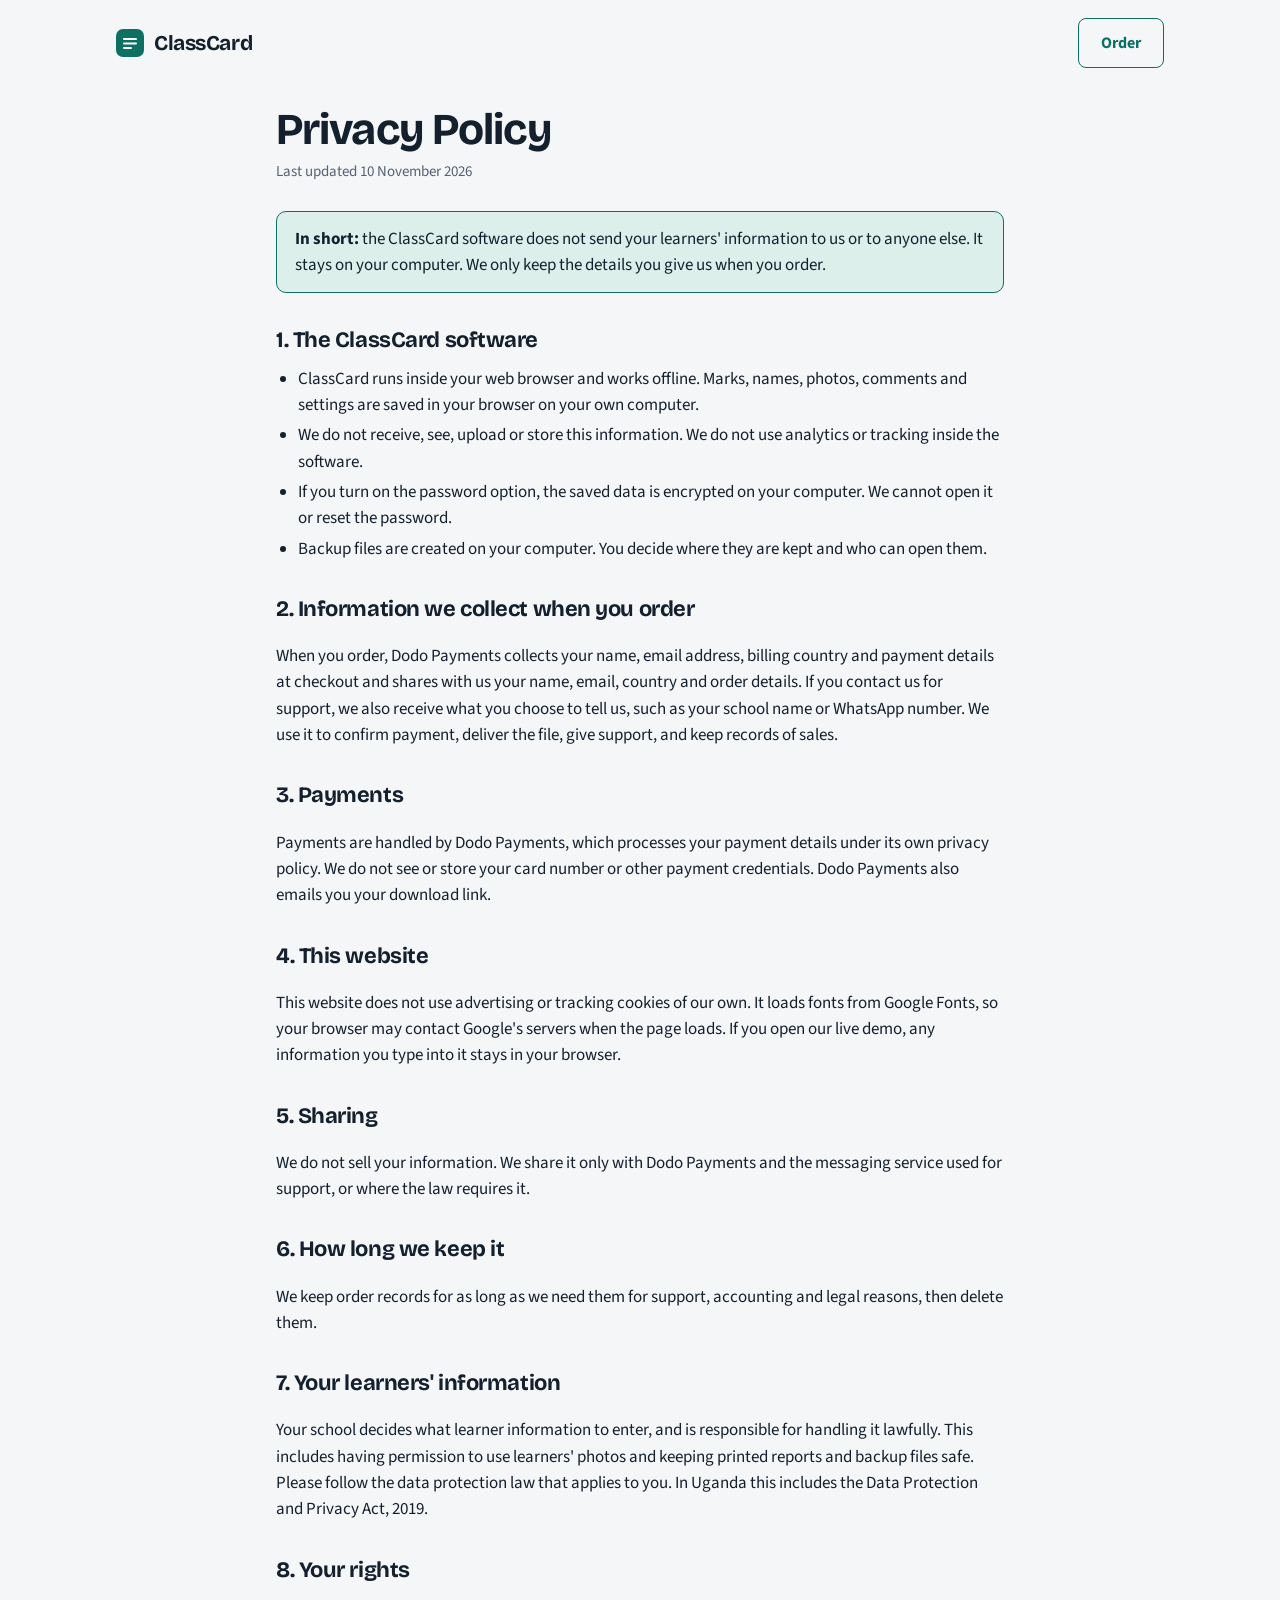
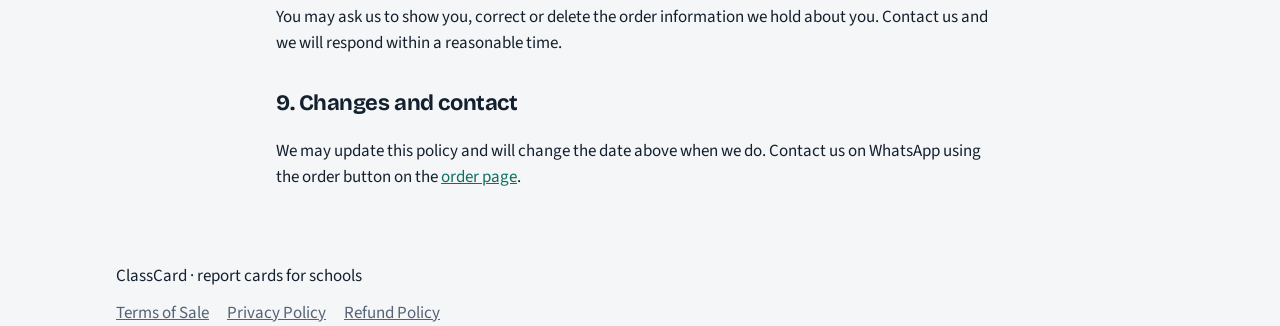
<file: privacy.html>
<!doctype html>
<html lang="en"><head><meta charset="utf-8"><meta name="viewport" content="width=device-width,initial-scale=1,viewport-fit=cover">
<meta name="color-scheme" content="light dark">
<title>Privacy Policy | ClassCard</title><meta name="description" content="What information we collect, and what ClassCard does not.">
<link rel="preconnect" href="https://fonts.googleapis.com"><link rel="preconnect" href="https://fonts.gstatic.com" crossorigin>
<link rel="stylesheet" href="https://fonts.googleapis.com/css2?family=Bricolage+Grotesque:opsz,wght@12..96,600;12..96,700&family=IBM+Plex+Mono:wght@400;500&family=Source+Sans+3:wght@400;600;700&display=swap">
<link rel="stylesheet" href="legal.css"></head><body>
<header class="wrap nav"><a class="brand" href="index.html" style="text-decoration:none;color:inherit">
<svg width="28" height="28" viewBox="0 0 28 28" aria-hidden="true"><rect width="28" height="28" rx="7" fill="var(--accent)"/><path d="M8 10h12M8 14.5h12M8 19h7" stroke="var(--accent-ink)" stroke-width="2" stroke-linecap="round"/></svg>ClassCard</a>
<a class="btn ghost" href="index.html#order">Order</a></header>
<main class="wrap doc">
<h1>Privacy Policy</h1><p class="meta">Last updated 10 November 2026</p>
<div class="box"><p><b>In short:</b> the ClassCard software does not send your learners' information to us or to anyone else. It stays on your computer. We only keep the details you give us when you order.</p></div>
<h2>1. The ClassCard software</h2>
<ul><li>ClassCard runs inside your web browser and works offline. Marks, names, photos, comments and settings are saved in your browser on your own computer.</li>
<li>We do not receive, see, upload or store this information. We do not use analytics or tracking inside the software.</li>
<li>If you turn on the password option, the saved data is encrypted on your computer. We cannot open it or reset the password.</li>
<li>Backup files are created on your computer. You decide where they are kept and who can open them.</li></ul>
<h2>2. Information we collect when you order</h2>
<p>When you order, Dodo Payments collects your name, email address, billing country and payment details at checkout and shares with us your name, email, country and order details. If you contact us for support, we also receive what you choose to tell us, such as your school name or WhatsApp number. We use it to confirm payment, deliver the file, give support, and keep records of sales.</p>
<h2>3. Payments</h2>
<p>Payments are handled by Dodo Payments, which processes your payment details under its own privacy policy. We do not see or store your card number or other payment credentials. Dodo Payments also emails you your download link.</p>
<h2>4. This website</h2>
<p>This website does not use advertising or tracking cookies of our own. It loads fonts from Google Fonts, so your browser may contact Google's servers when the page loads. If you open our live demo, any information you type into it stays in your browser.</p>
<h2>5. Sharing</h2>
<p>We do not sell your information. We share it only with Dodo Payments and the messaging service used for support, or where the law requires it.</p>
<h2>6. How long we keep it</h2>
<p>We keep order records for as long as we need them for support, accounting and legal reasons, then delete them.</p>
<h2>7. Your learners' information</h2>
<p>Your school decides what learner information to enter, and is responsible for handling it lawfully. This includes having permission to use learners' photos and keeping printed reports and backup files safe. Please follow the data protection law that applies to you. In Uganda this includes the Data Protection and Privacy Act, 2019.</p>
<h2>8. Your rights</h2>
<p>You may ask us to show you, correct or delete the order information we hold about you. Contact us and we will respond within a reasonable time.</p>
<h2>9. Changes and contact</h2>
<p>We may update this policy and will change the date above when we do. Contact us on WhatsApp using the order button on the <a href="index.html#order">order page</a>.</p>
</main>
<footer><div class="wrap">ClassCard &middot; report cards for schools
<div class="legal-nav"><a href="terms.html">Terms of Sale</a><a href="privacy.html">Privacy Policy</a><a href="refund.html">Refund Policy</a></div></div></footer>
</body></html>
</file>
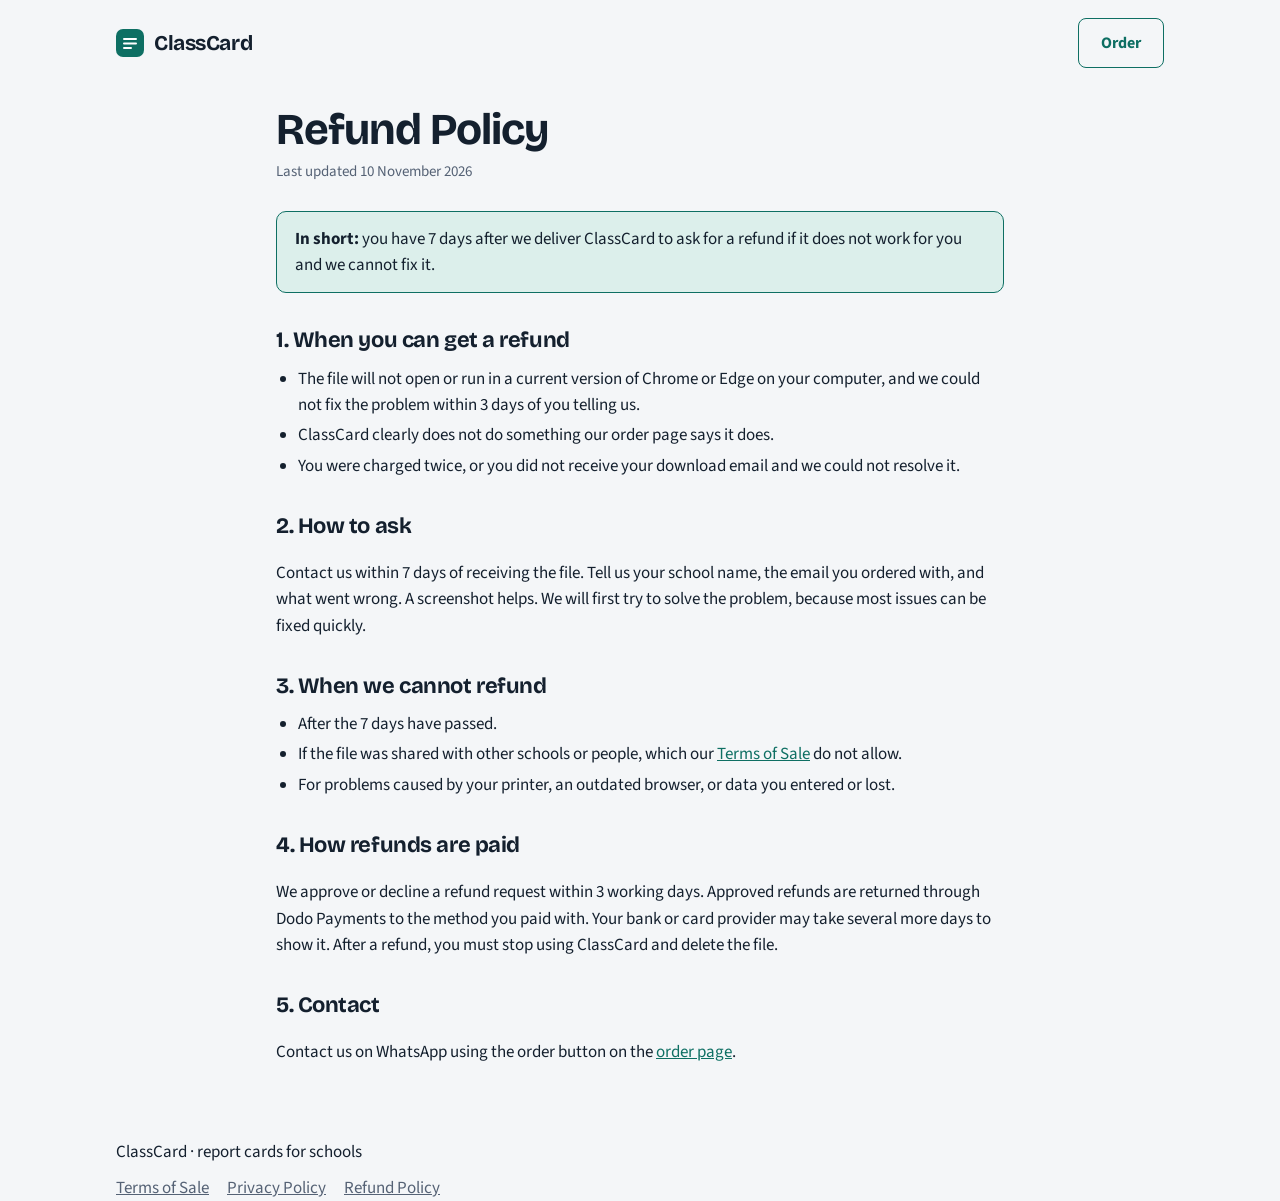
<file: refund.html>
<!doctype html>
<html lang="en"><head><meta charset="utf-8"><meta name="viewport" content="width=device-width,initial-scale=1,viewport-fit=cover">
<meta name="color-scheme" content="light dark">
<title>Refund Policy | ClassCard</title><meta name="description" content="When and how you can get your money back.">
<link rel="preconnect" href="https://fonts.googleapis.com"><link rel="preconnect" href="https://fonts.gstatic.com" crossorigin>
<link rel="stylesheet" href="https://fonts.googleapis.com/css2?family=Bricolage+Grotesque:opsz,wght@12..96,600;12..96,700&family=IBM+Plex+Mono:wght@400;500&family=Source+Sans+3:wght@400;600;700&display=swap">
<link rel="stylesheet" href="legal.css"></head><body>
<header class="wrap nav"><a class="brand" href="index.html" style="text-decoration:none;color:inherit">
<svg width="28" height="28" viewBox="0 0 28 28" aria-hidden="true"><rect width="28" height="28" rx="7" fill="var(--accent)"/><path d="M8 10h12M8 14.5h12M8 19h7" stroke="var(--accent-ink)" stroke-width="2" stroke-linecap="round"/></svg>ClassCard</a>
<a class="btn ghost" href="index.html#order">Order</a></header>
<main class="wrap doc">
<h1>Refund Policy</h1><p class="meta">Last updated 10 November 2026</p>
<div class="box"><p><b>In short:</b> you have 7 days after we deliver ClassCard to ask for a refund if it does not work for you and we cannot fix it.</p></div>
<h2>1. When you can get a refund</h2>
<ul><li>The file will not open or run in a current version of Chrome or Edge on your computer, and we could not fix the problem within 3 days of you telling us.</li>
<li>ClassCard clearly does not do something our order page says it does.</li>
<li>You were charged twice, or you did not receive your download email and we could not resolve it.</li></ul>
<h2>2. How to ask</h2>
<p>Contact us within 7 days of receiving the file. Tell us your school name, the email you ordered with, and what went wrong. A screenshot helps. We will first try to solve the problem, because most issues can be fixed quickly.</p>
<h2>3. When we cannot refund</h2>
<ul><li>After the 7 days have passed.</li>
<li>If the file was shared with other schools or people, which our <a href="terms.html">Terms of Sale</a> do not allow.</li>
<li>For problems caused by your printer, an outdated browser, or data you entered or lost.</li></ul>
<h2>4. How refunds are paid</h2>
<p>We approve or decline a refund request within 3 working days. Approved refunds are returned through Dodo Payments to the method you paid with. Your bank or card provider may take several more days to show it. After a refund, you must stop using ClassCard and delete the file.</p>
<h2>5. Contact</h2>
<p>Contact us on WhatsApp using the order button on the <a href="index.html#order">order page</a>.</p>
</main>
<footer><div class="wrap">ClassCard &middot; report cards for schools
<div class="legal-nav"><a href="terms.html">Terms of Sale</a><a href="privacy.html">Privacy Policy</a><a href="refund.html">Refund Policy</a></div></div></footer>
</body></html>
</file>
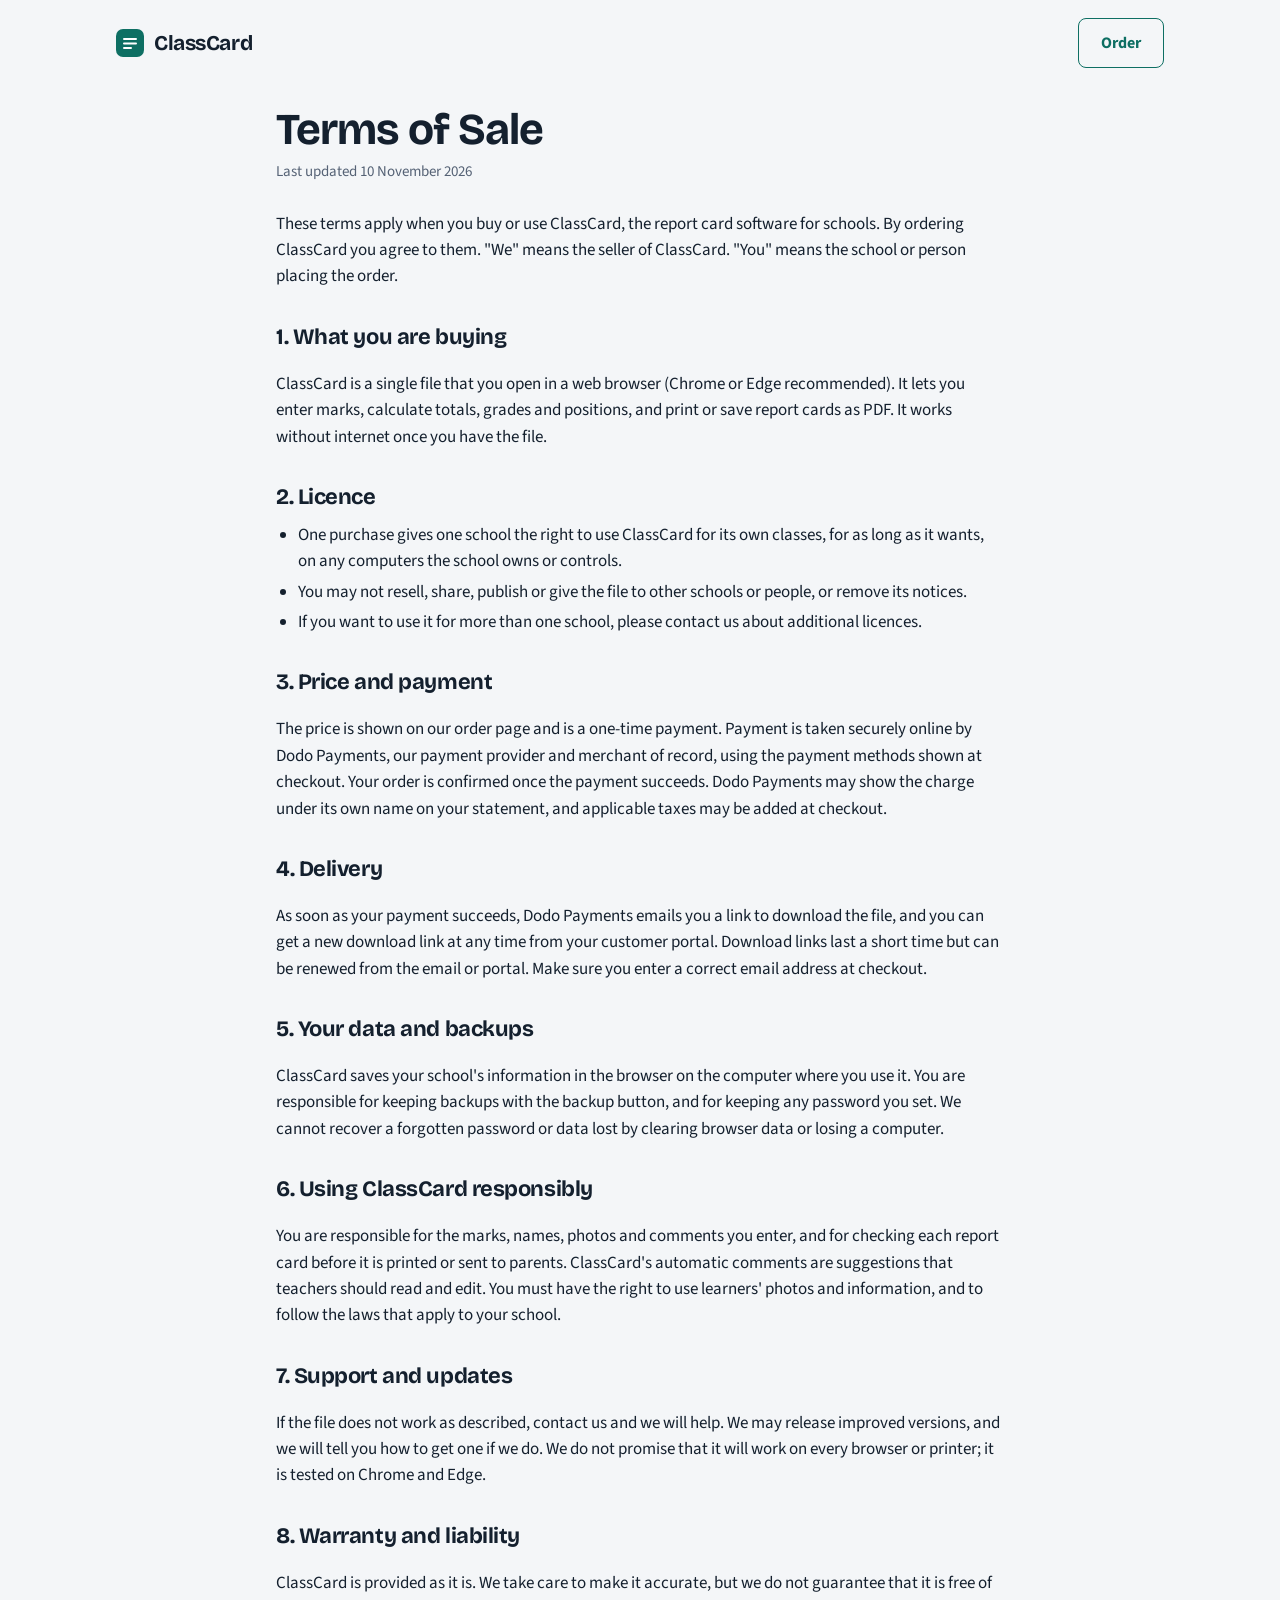
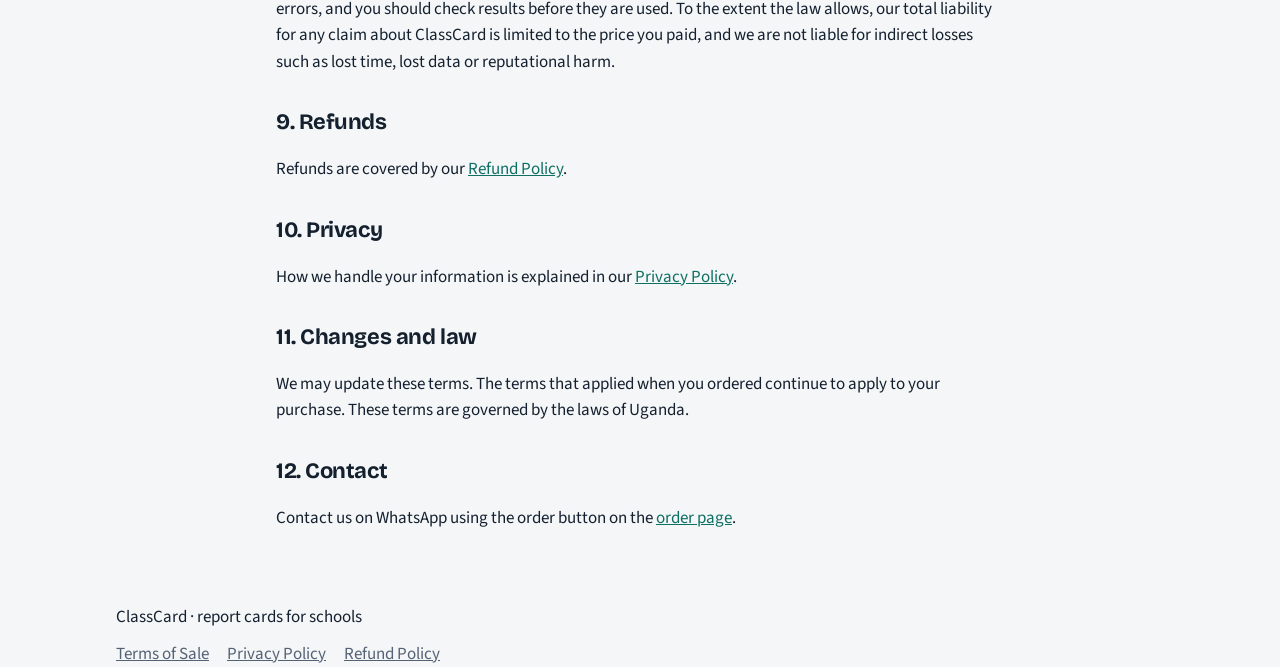
<file: terms.html>
<!doctype html>
<html lang="en"><head><meta charset="utf-8"><meta name="viewport" content="width=device-width,initial-scale=1,viewport-fit=cover">
<meta name="color-scheme" content="light dark">
<title>Terms of Sale | ClassCard</title><meta name="description" content="The rules for buying and using ClassCard.">
<link rel="preconnect" href="https://fonts.googleapis.com"><link rel="preconnect" href="https://fonts.gstatic.com" crossorigin>
<link rel="stylesheet" href="https://fonts.googleapis.com/css2?family=Bricolage+Grotesque:opsz,wght@12..96,600;12..96,700&family=IBM+Plex+Mono:wght@400;500&family=Source+Sans+3:wght@400;600;700&display=swap">
<link rel="stylesheet" href="legal.css"></head><body>
<header class="wrap nav"><a class="brand" href="index.html" style="text-decoration:none;color:inherit">
<svg width="28" height="28" viewBox="0 0 28 28" aria-hidden="true"><rect width="28" height="28" rx="7" fill="var(--accent)"/><path d="M8 10h12M8 14.5h12M8 19h7" stroke="var(--accent-ink)" stroke-width="2" stroke-linecap="round"/></svg>ClassCard</a>
<a class="btn ghost" href="index.html#order">Order</a></header>
<main class="wrap doc">
<h1>Terms of Sale</h1><p class="meta">Last updated 10 November 2026</p>
<p>These terms apply when you buy or use ClassCard, the report card software for schools. By ordering ClassCard you agree to them. "We" means the seller of ClassCard. "You" means the school or person placing the order.</p>
<h2>1. What you are buying</h2>
<p>ClassCard is a single file that you open in a web browser (Chrome or Edge recommended). It lets you enter marks, calculate totals, grades and positions, and print or save report cards as PDF. It works without internet once you have the file.</p>
<h2>2. Licence</h2>
<ul><li>One purchase gives one school the right to use ClassCard for its own classes, for as long as it wants, on any computers the school owns or controls.</li>
<li>You may not resell, share, publish or give the file to other schools or people, or remove its notices.</li>
<li>If you want to use it for more than one school, please contact us about additional licences.</li></ul>
<h2>3. Price and payment</h2>
<p>The price is shown on our order page and is a one-time payment. Payment is taken securely online by Dodo Payments, our payment provider and merchant of record, using the payment methods shown at checkout. Your order is confirmed once the payment succeeds. Dodo Payments may show the charge under its own name on your statement, and applicable taxes may be added at checkout.</p>
<h2>4. Delivery</h2>
<p>As soon as your payment succeeds, Dodo Payments emails you a link to download the file, and you can get a new download link at any time from your customer portal. Download links last a short time but can be renewed from the email or portal. Make sure you enter a correct email address at checkout.</p>
<h2>5. Your data and backups</h2>
<p>ClassCard saves your school's information in the browser on the computer where you use it. You are responsible for keeping backups with the backup button, and for keeping any password you set. We cannot recover a forgotten password or data lost by clearing browser data or losing a computer.</p>
<h2>6. Using ClassCard responsibly</h2>
<p>You are responsible for the marks, names, photos and comments you enter, and for checking each report card before it is printed or sent to parents. ClassCard's automatic comments are suggestions that teachers should read and edit. You must have the right to use learners' photos and information, and to follow the laws that apply to your school.</p>
<h2>7. Support and updates</h2>
<p>If the file does not work as described, contact us and we will help. We may release improved versions, and we will tell you how to get one if we do. We do not promise that it will work on every browser or printer; it is tested on Chrome and Edge.</p>
<h2>8. Warranty and liability</h2>
<p>ClassCard is provided as it is. We take care to make it accurate, but we do not guarantee that it is free of errors, and you should check results before they are used. To the extent the law allows, our total liability for any claim about ClassCard is limited to the price you paid, and we are not liable for indirect losses such as lost time, lost data or reputational harm.</p>
<h2>9. Refunds</h2>
<p>Refunds are covered by our <a href="refund.html">Refund Policy</a>.</p>
<h2>10. Privacy</h2>
<p>How we handle your information is explained in our <a href="privacy.html">Privacy Policy</a>.</p>
<h2>11. Changes and law</h2>
<p>We may update these terms. The terms that applied when you ordered continue to apply to your purchase. These terms are governed by the laws of Uganda.</p>
<h2>12. Contact</h2>
<p>Contact us on WhatsApp using the order button on the <a href="index.html#order">order page</a>.</p>
</main>
<footer><div class="wrap">ClassCard &middot; report cards for schools
<div class="legal-nav"><a href="terms.html">Terms of Sale</a><a href="privacy.html">Privacy Policy</a><a href="refund.html">Refund Policy</a></div></div></footer>
</body></html>
</file>
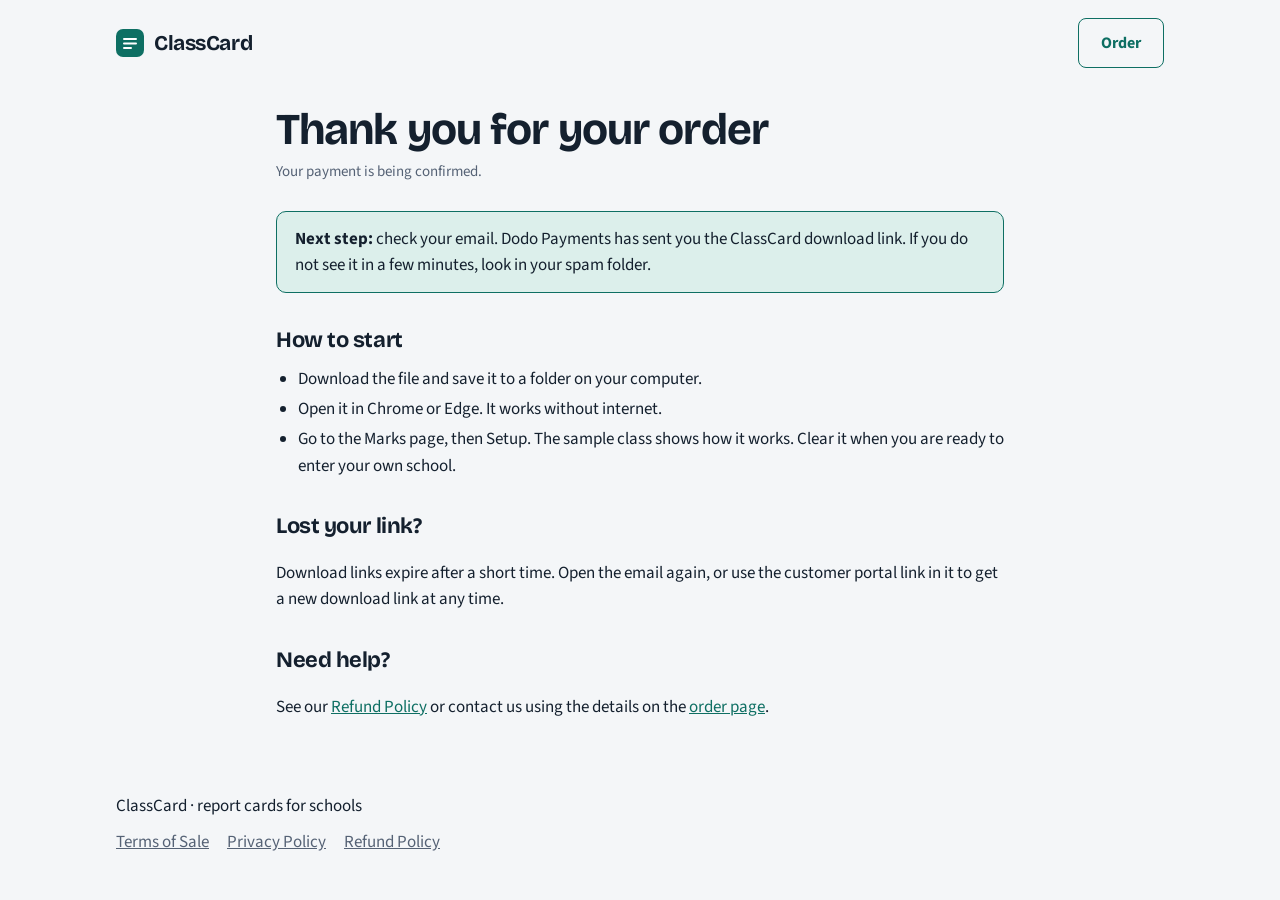
<file: thank-you.html>
<!doctype html>
<html lang="en"><head><meta charset="utf-8"><meta name="viewport" content="width=device-width,initial-scale=1,viewport-fit=cover">
<meta name="color-scheme" content="light dark">
<title>Thank you | ClassCard</title><meta name="robots" content="noindex"><meta name="description" content="When and how you can get your money back.">
<link rel="preconnect" href="https://fonts.googleapis.com"><link rel="preconnect" href="https://fonts.gstatic.com" crossorigin>
<link rel="stylesheet" href="https://fonts.googleapis.com/css2?family=Bricolage+Grotesque:opsz,wght@12..96,600;12..96,700&family=IBM+Plex+Mono:wght@400;500&family=Source+Sans+3:wght@400;600;700&display=swap">
<link rel="stylesheet" href="legal.css"></head><body>
<header class="wrap nav"><a class="brand" href="index.html" style="text-decoration:none;color:inherit">
<svg width="28" height="28" viewBox="0 0 28 28" aria-hidden="true"><rect width="28" height="28" rx="7" fill="var(--accent)"/><path d="M8 10h12M8 14.5h12M8 19h7" stroke="var(--accent-ink)" stroke-width="2" stroke-linecap="round"/></svg>ClassCard</a>
<a class="btn ghost" href="index.html#order">Order</a></header>
<main class="wrap doc">
<h1>Thank you for your order</h1><p class="meta">Your payment is being confirmed.</p>
<div class="box"><p><b>Next step:</b> check your email. Dodo Payments has sent you the ClassCard download link. If you do not see it in a few minutes, look in your spam folder.</p></div>
<h2>How to start</h2>
<ul><li>Download the file and save it to a folder on your computer.</li>
<li>Open it in Chrome or Edge. It works without internet.</li>
<li>Go to the Marks page, then Setup. The sample class shows how it works. Clear it when you are ready to enter your own school.</li></ul>
<h2>Lost your link?</h2>
<p>Download links expire after a short time. Open the email again, or use the customer portal link in it to get a new download link at any time.</p>
<h2>Need help?</h2>
<p>See our <a href="refund.html">Refund Policy</a> or contact us using the details on the <a href="index.html#order">order page</a>.</p>
</main>
<footer><div class="wrap">ClassCard &middot; report cards for schools<div class="legal-nav"><a href="terms.html">Terms of Sale</a><a href="privacy.html">Privacy Policy</a><a href="refund.html">Refund Policy</a></div></div></footer></body></html>
</file>
<file: legal.css>
/* Layout: left-aligned hero with a miniature report card beside it, a three-step strip, a feature list, a dark pricing band, then FAQ. */
:root{
  --bg:#F4F6F8; --surface:#FFFFFF; --ink:#14202E; --muted:#556275; --line:#D5DBE3;
  --accent:#0E6F63; --accent-ink:#FFFFFF; --accent-soft:#DCEFEB;
  --band:#0F2A2E; --band-ink:#EAF4F2; --band-muted:#9FBDB8; --band-accent:#5CD0BC; --band-accent-ink:#06201C;
  --font-display:"Bricolage Grotesque","Trebuchet MS",system-ui,sans-serif;
  --font-body:"Source Sans 3",system-ui,-apple-system,"Segoe UI",Roboto,sans-serif;
  --font-mono:"IBM Plex Mono",ui-monospace,Menlo,Consolas,monospace;
}
@media (prefers-color-scheme: dark){
  :root:not([data-theme="light"]){
    --bg:#10161E; --surface:#18212C; --ink:#E8EDF3; --muted:#9AA8B8; --line:#2C3948;
    --accent:#3FB8A6; --accent-ink:#06201C; --accent-soft:#17322F;
    --band:#0A1C20; --band-ink:#EAF4F2; --band-muted:#8FAFAA; --band-accent:#5CD0BC; --band-accent-ink:#06201C;
    color-scheme:dark;
  }
}
:root[data-theme="dark"]{
  --bg:#10161E; --surface:#18212C; --ink:#E8EDF3; --muted:#9AA8B8; --line:#2C3948;
  --accent:#3FB8A6; --accent-ink:#06201C; --accent-soft:#17322F;
  --band:#0A1C20; --band-ink:#EAF4F2; --band-muted:#8FAFAA; --band-accent:#5CD0BC; --band-accent-ink:#06201C;
  color-scheme:dark;
}
*{box-sizing:border-box}
body{margin:0;background:var(--bg);color:var(--ink);font:17px/1.55 var(--font-body)}
[hidden]{display:none!important}
:focus-visible{outline:2px solid var(--accent);outline-offset:3px}
a{color:var(--accent)}
.wrap{max-width:1080px;margin:0 auto;padding-left:max(16px,env(safe-area-inset-left,0px));padding-right:max(16px,env(safe-area-inset-right,0px))}
h1,h2,h3{font-family:var(--font-display);letter-spacing:-.02em;text-wrap:balance;margin:0}
.eyebrow{font:600 13px var(--font-body);letter-spacing:.12em;text-transform:uppercase;color:var(--accent);margin:0 0 14px}

.nav{display:flex;align-items:center;justify-content:space-between;gap:12px;padding-block:18px}
.brand{display:flex;align-items:center;gap:10px;font:700 21px var(--font-display);letter-spacing:-.02em}
.btn{display:inline-block;text-decoration:none;cursor:pointer;border:1px solid var(--accent);background:var(--accent);color:var(--accent-ink);font:700 16px var(--font-body);padding:13px 22px;border-radius:8px}
.btn:hover{filter:brightness(1.07)}
.btn.ghost{background:transparent;color:var(--accent)}
.btn.ghost:hover{background:var(--accent-soft);filter:none}


.doc{max-width:760px;margin:0 auto;padding-block:20px 56px}
.doc h1{font-size:clamp(30px,5vw,44px);line-height:1.08;margin-bottom:6px}
.doc .meta{color:var(--muted);margin:0 0 28px;font-size:15px}
.doc h2{font-size:22px;margin:30px 0 8px}
.doc p,.doc li{color:var(--ink);font-size:17px}
.doc ul{padding-left:22px;margin:8px 0}
.doc li{margin:4px 0}
.doc .box{background:var(--accent-soft);border:1px solid var(--accent);border-radius:10px;padding:14px 18px;margin:18px 0}
.doc .box p{margin:0}
.legal-nav{display:flex;flex-wrap:wrap;gap:6px 18px;margin-top:10px}
footer a{color:var(--muted)}
</file>
